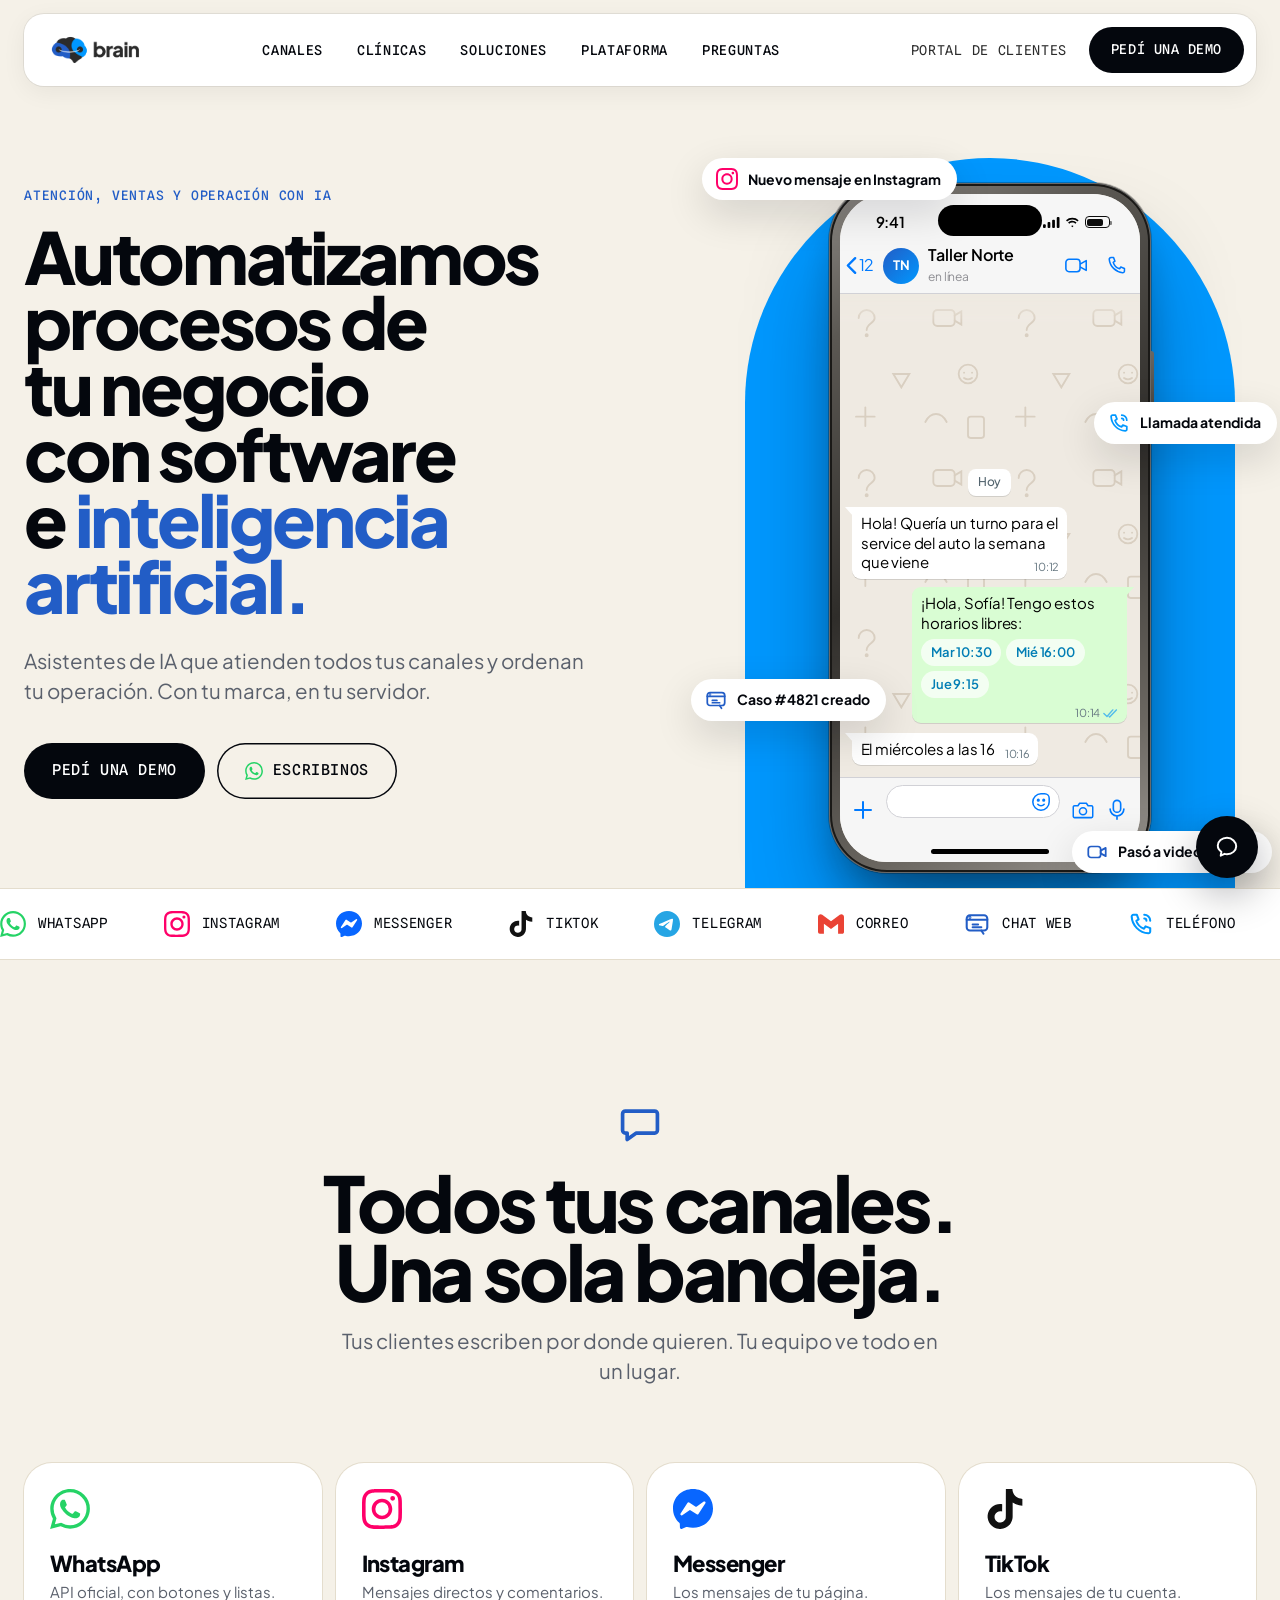
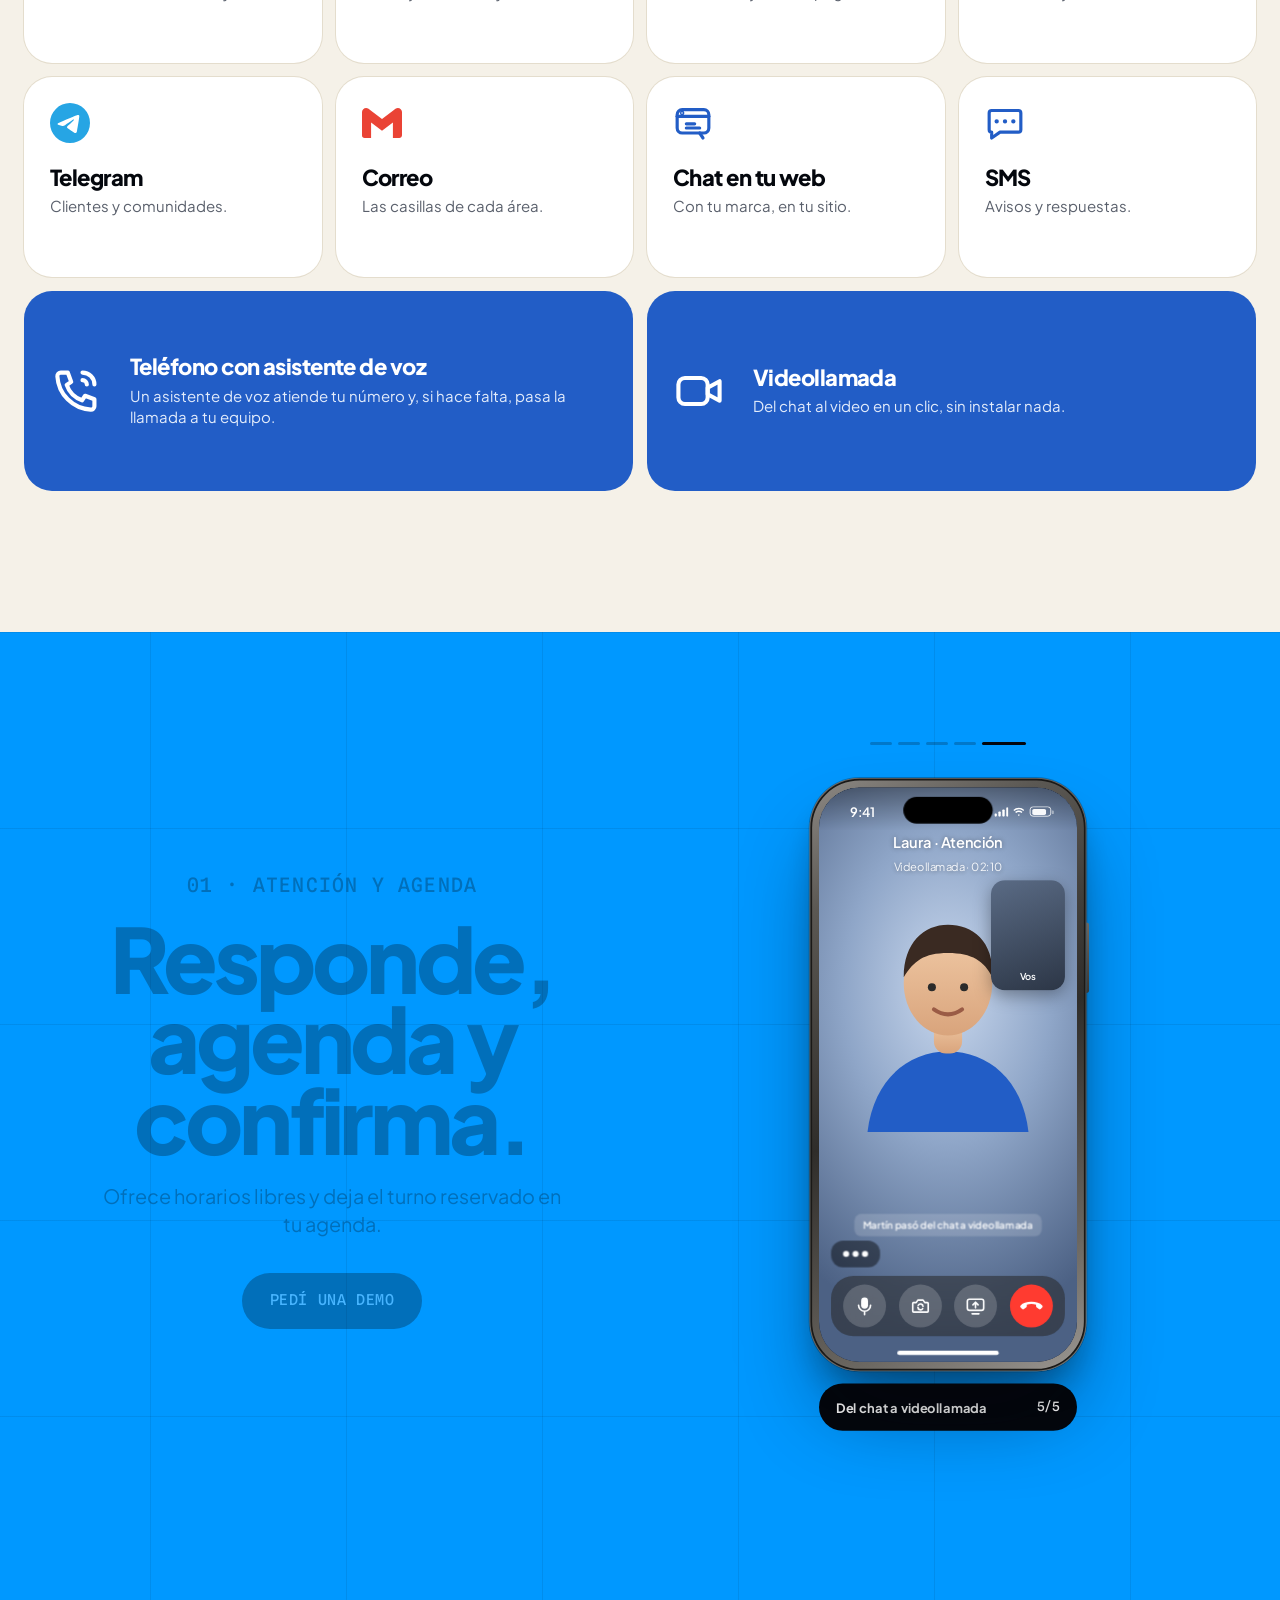
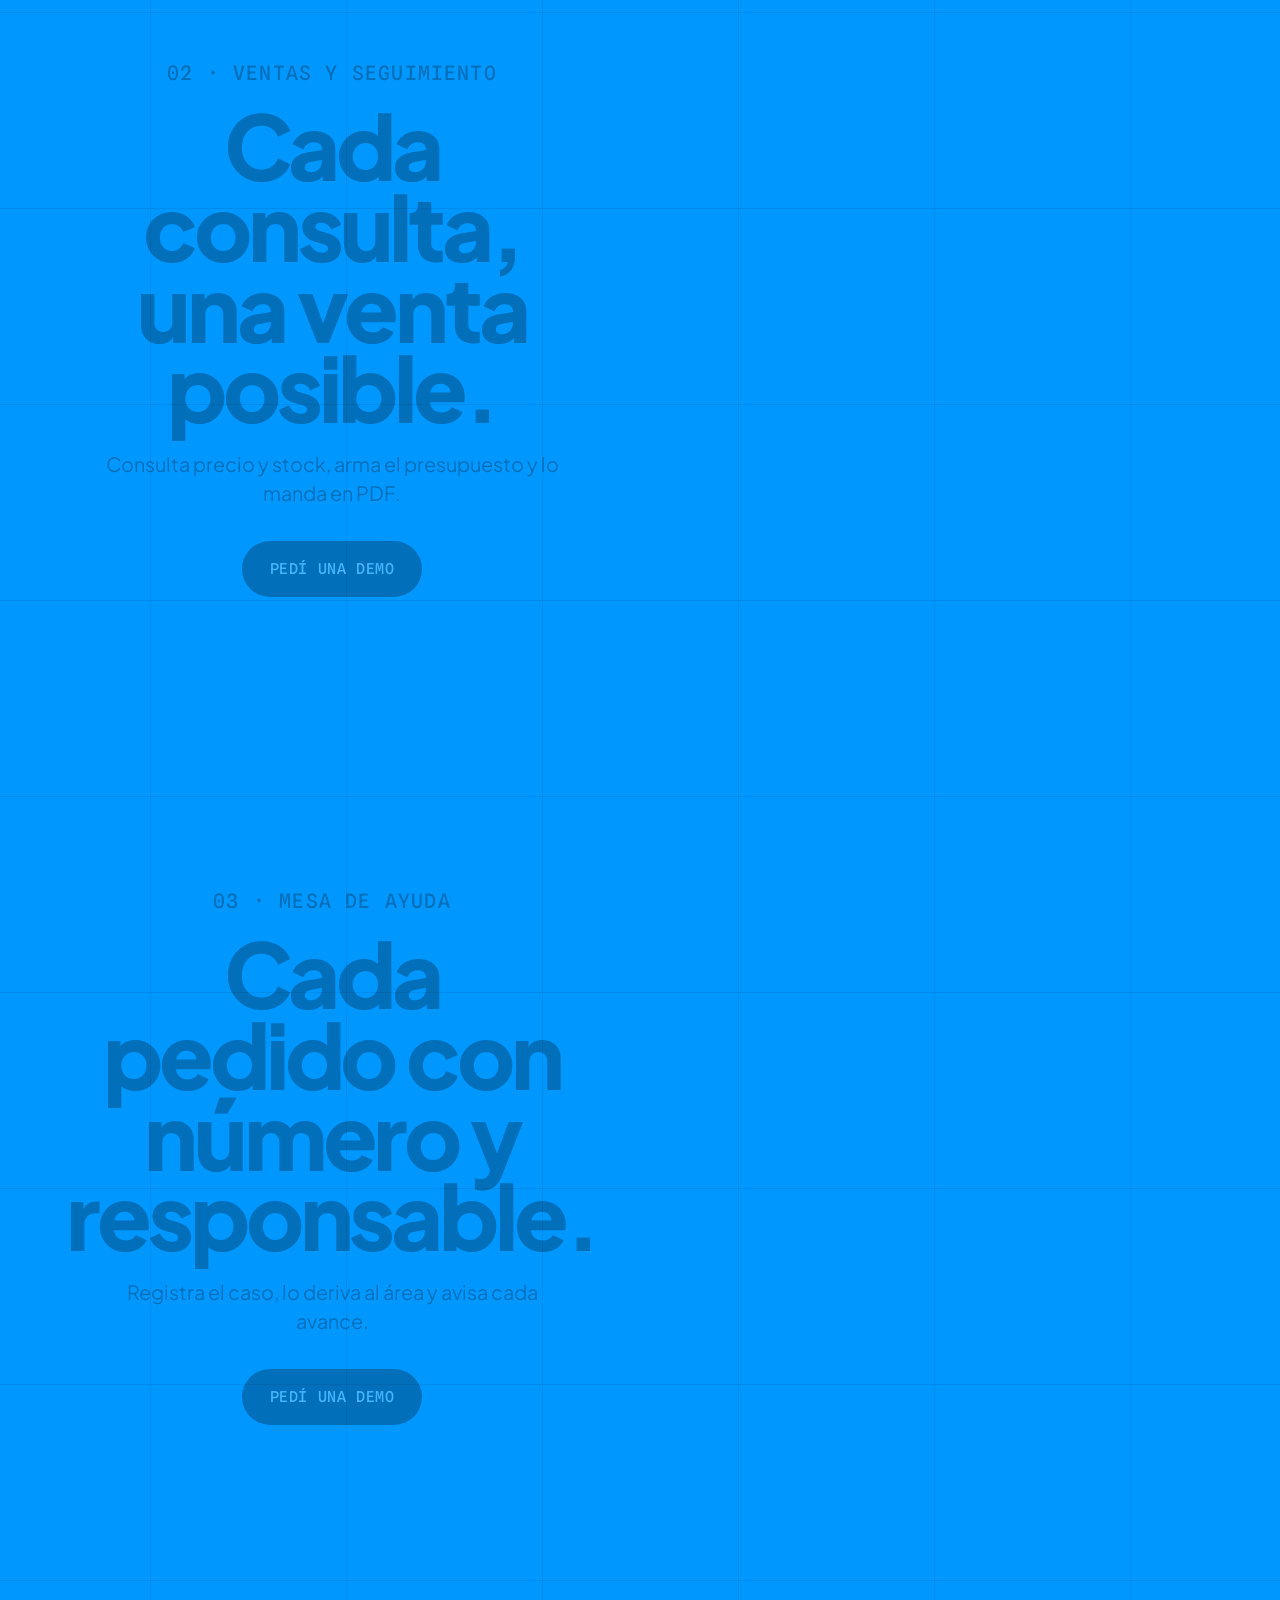
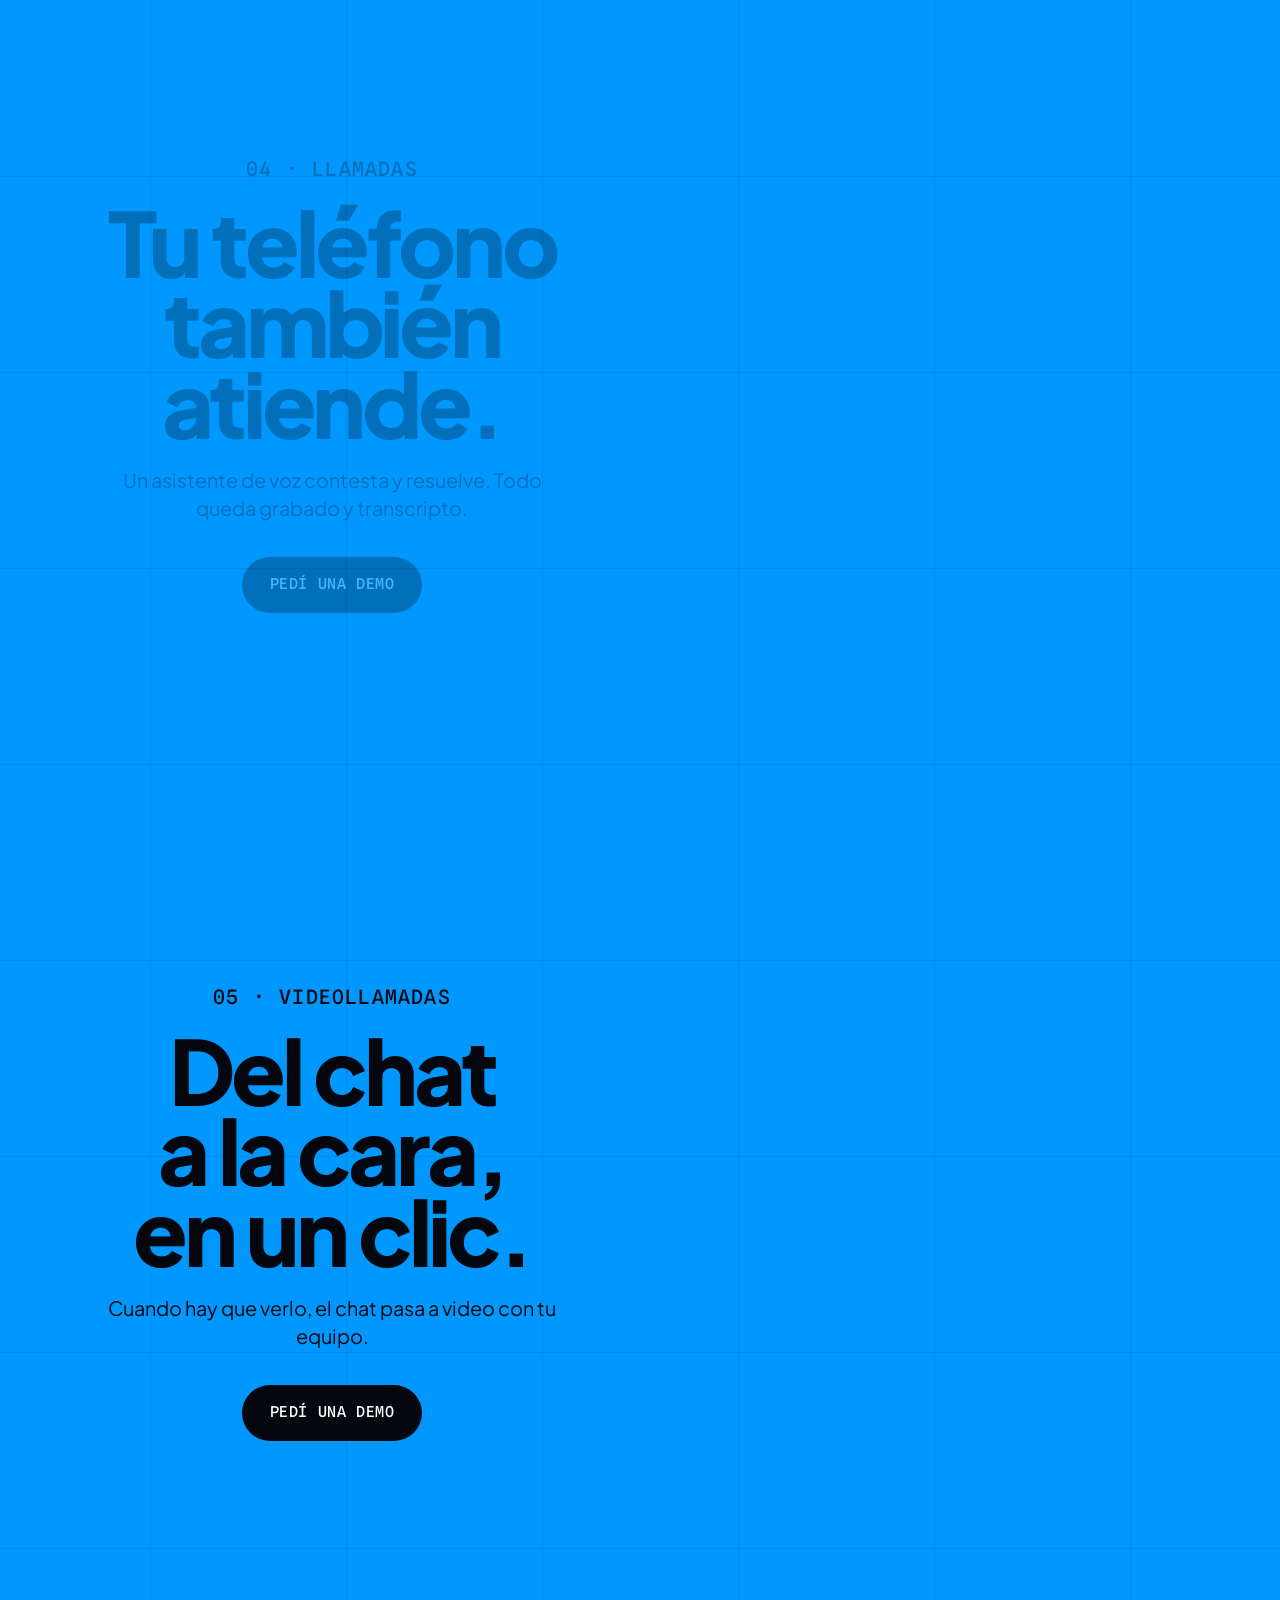
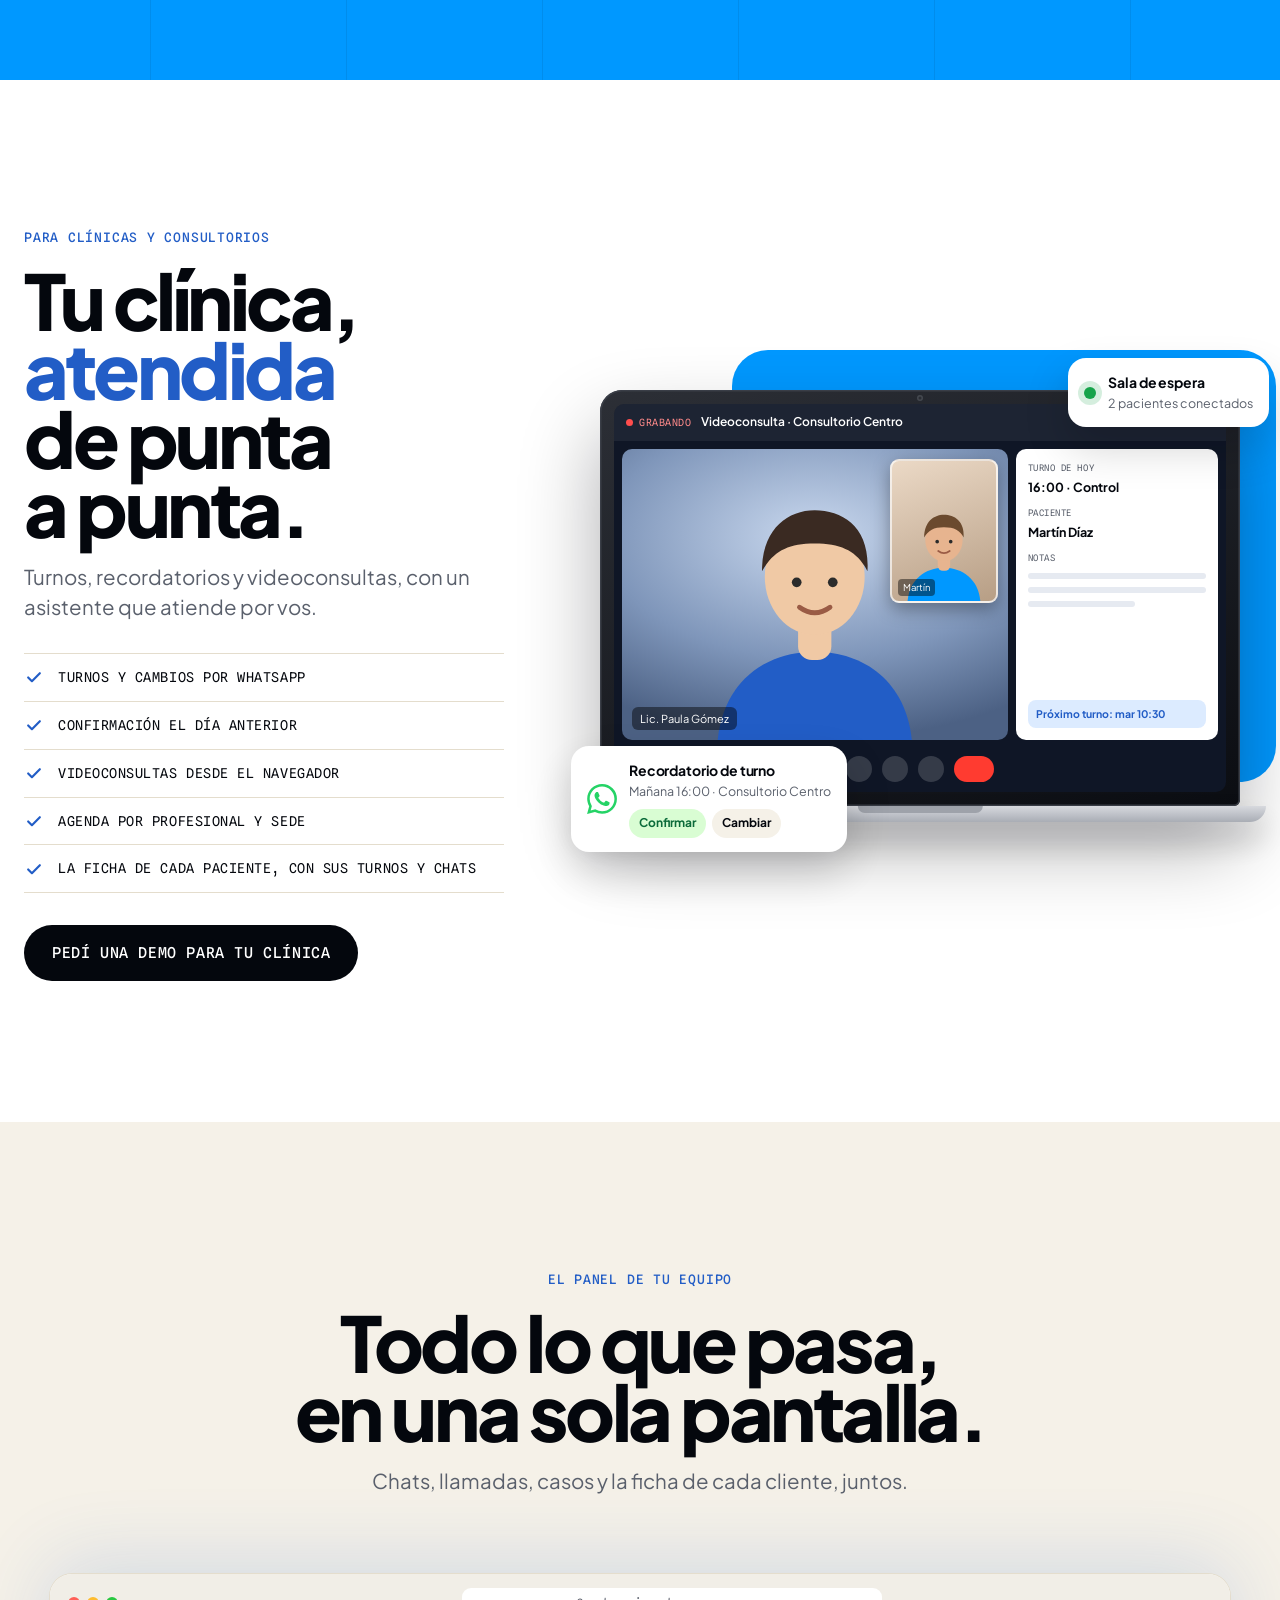
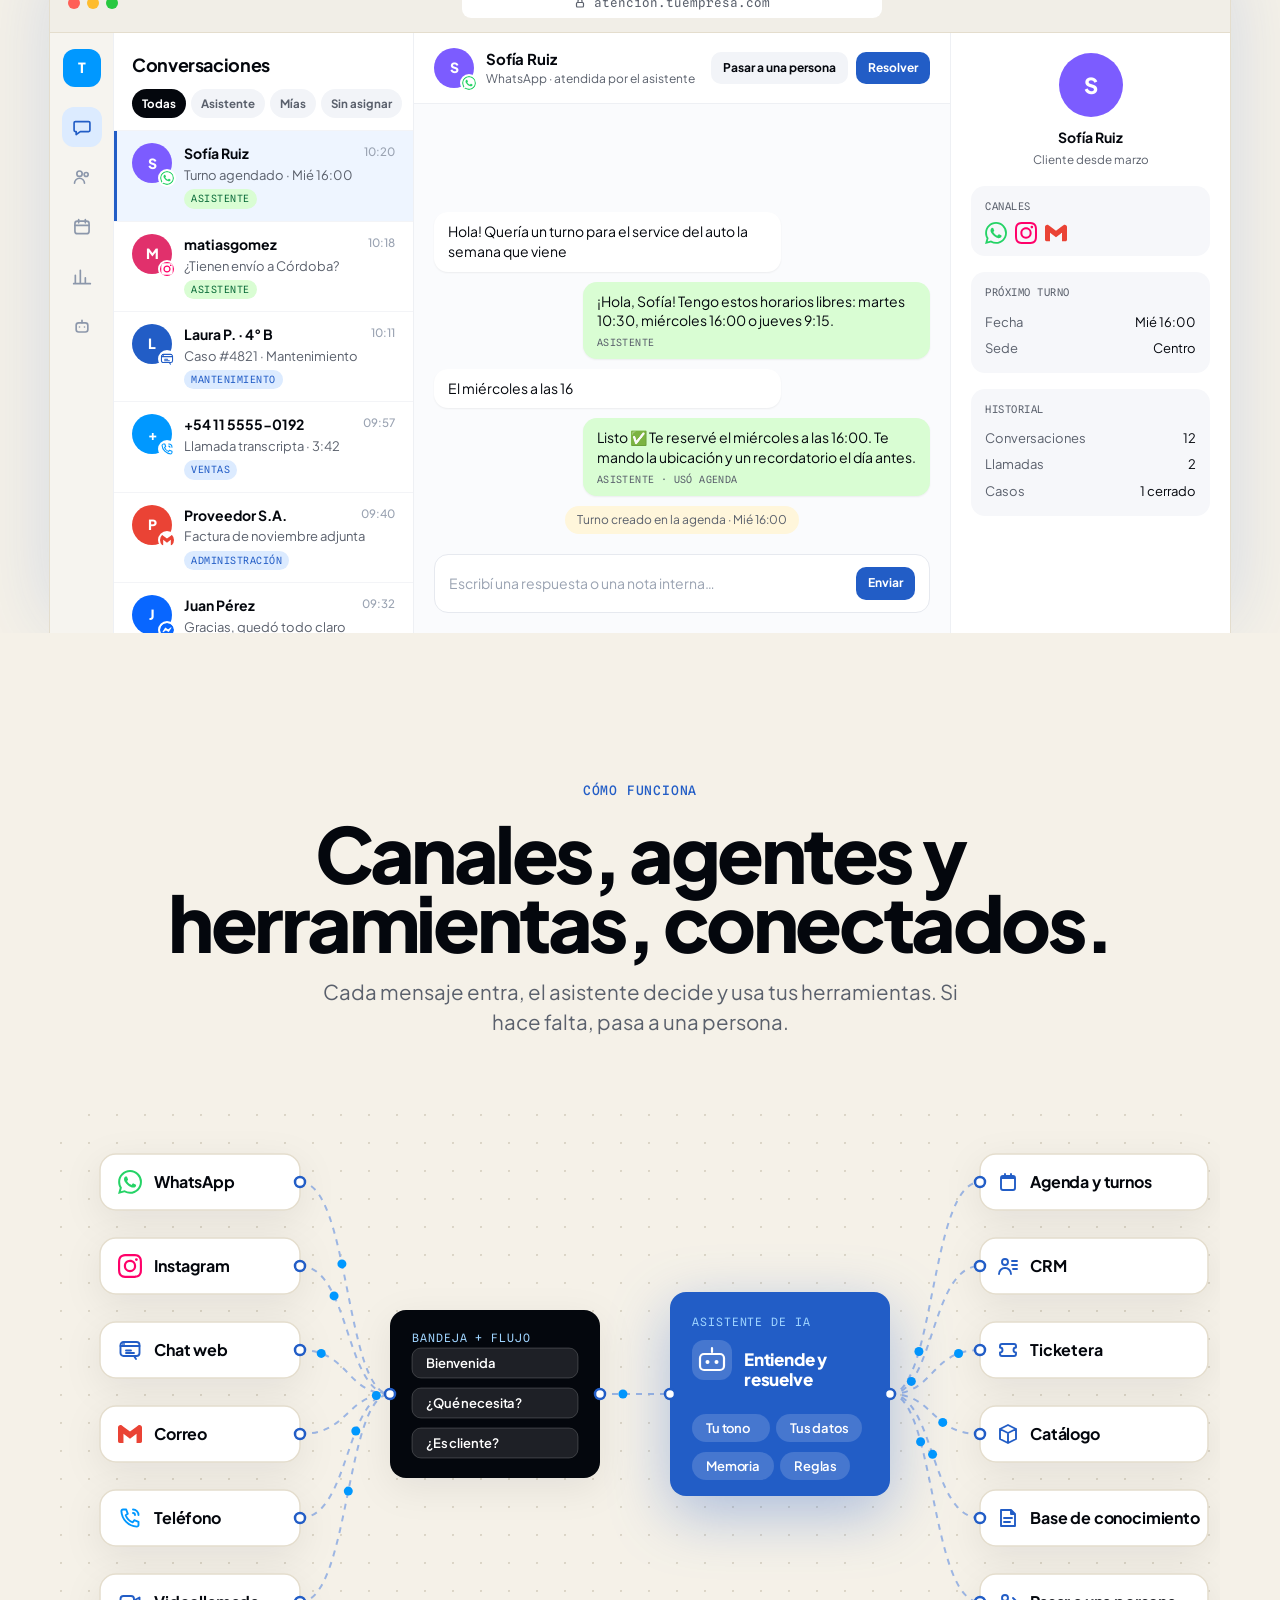
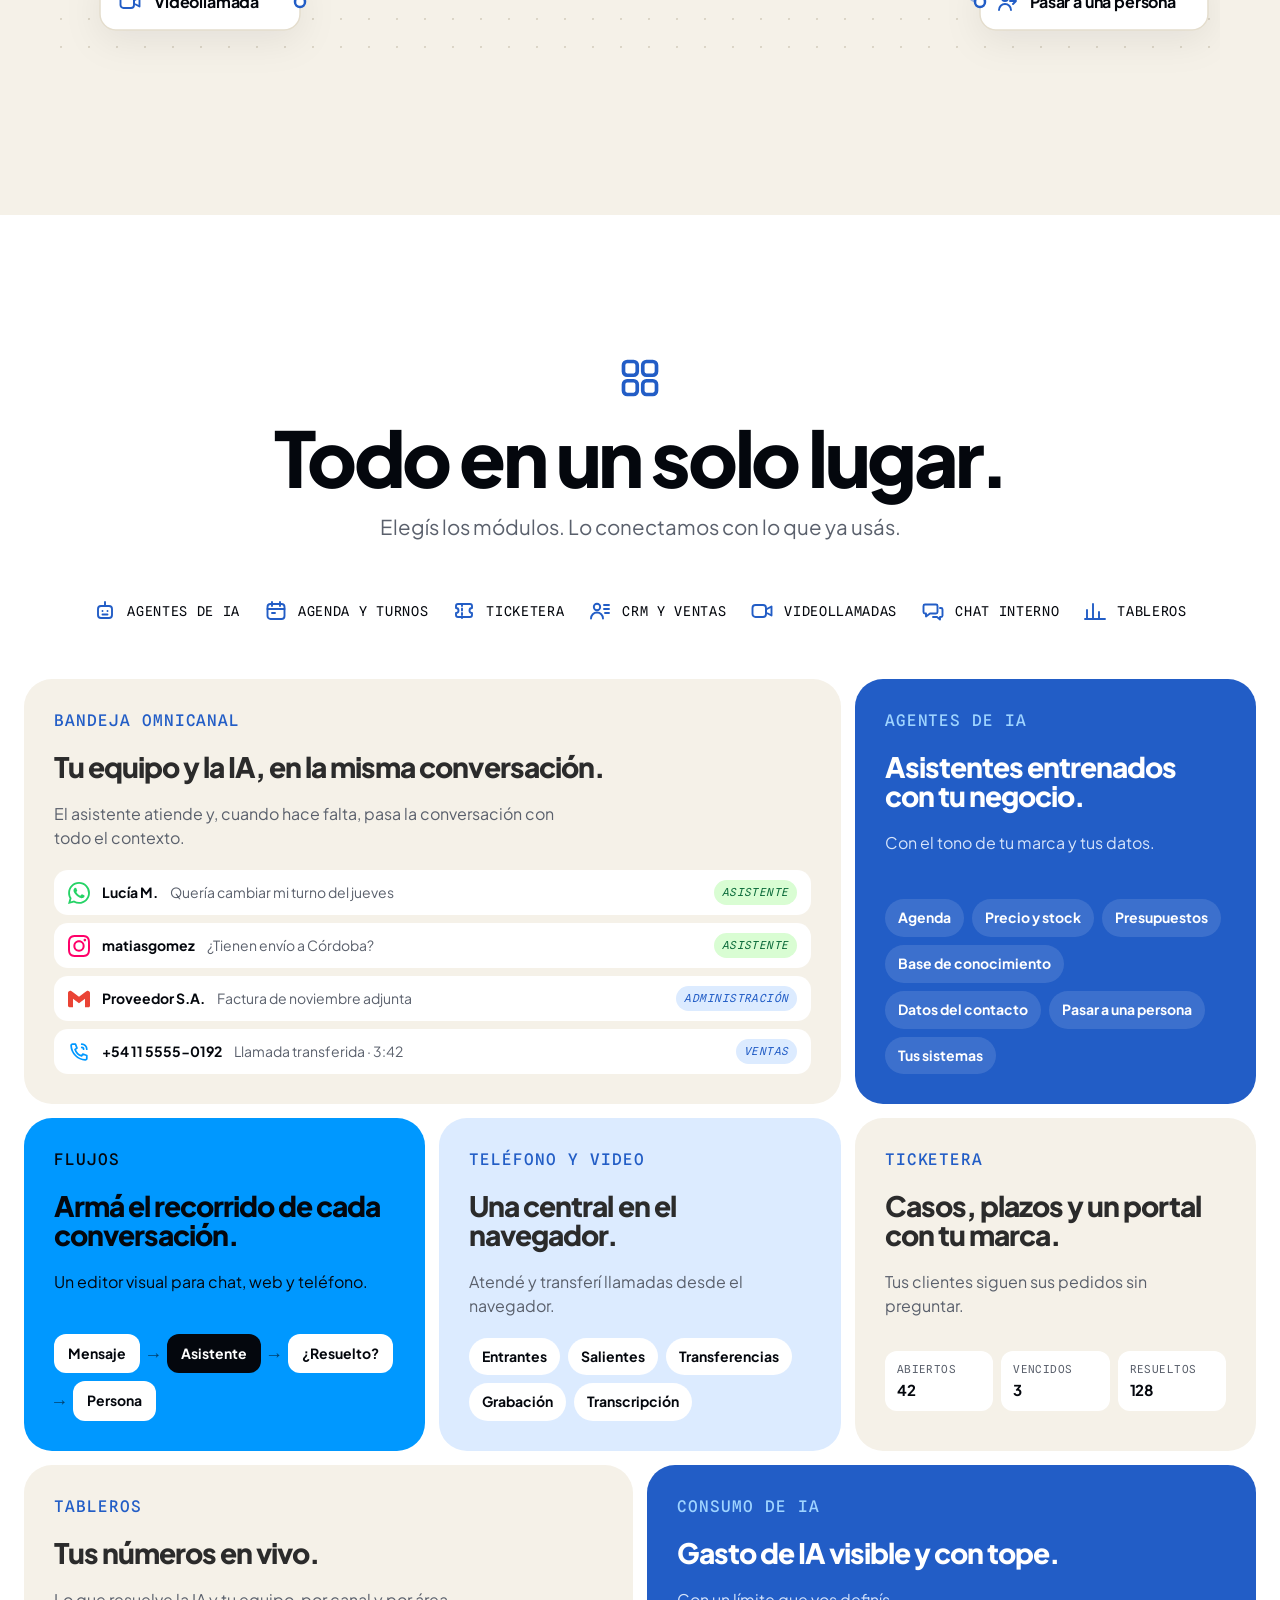
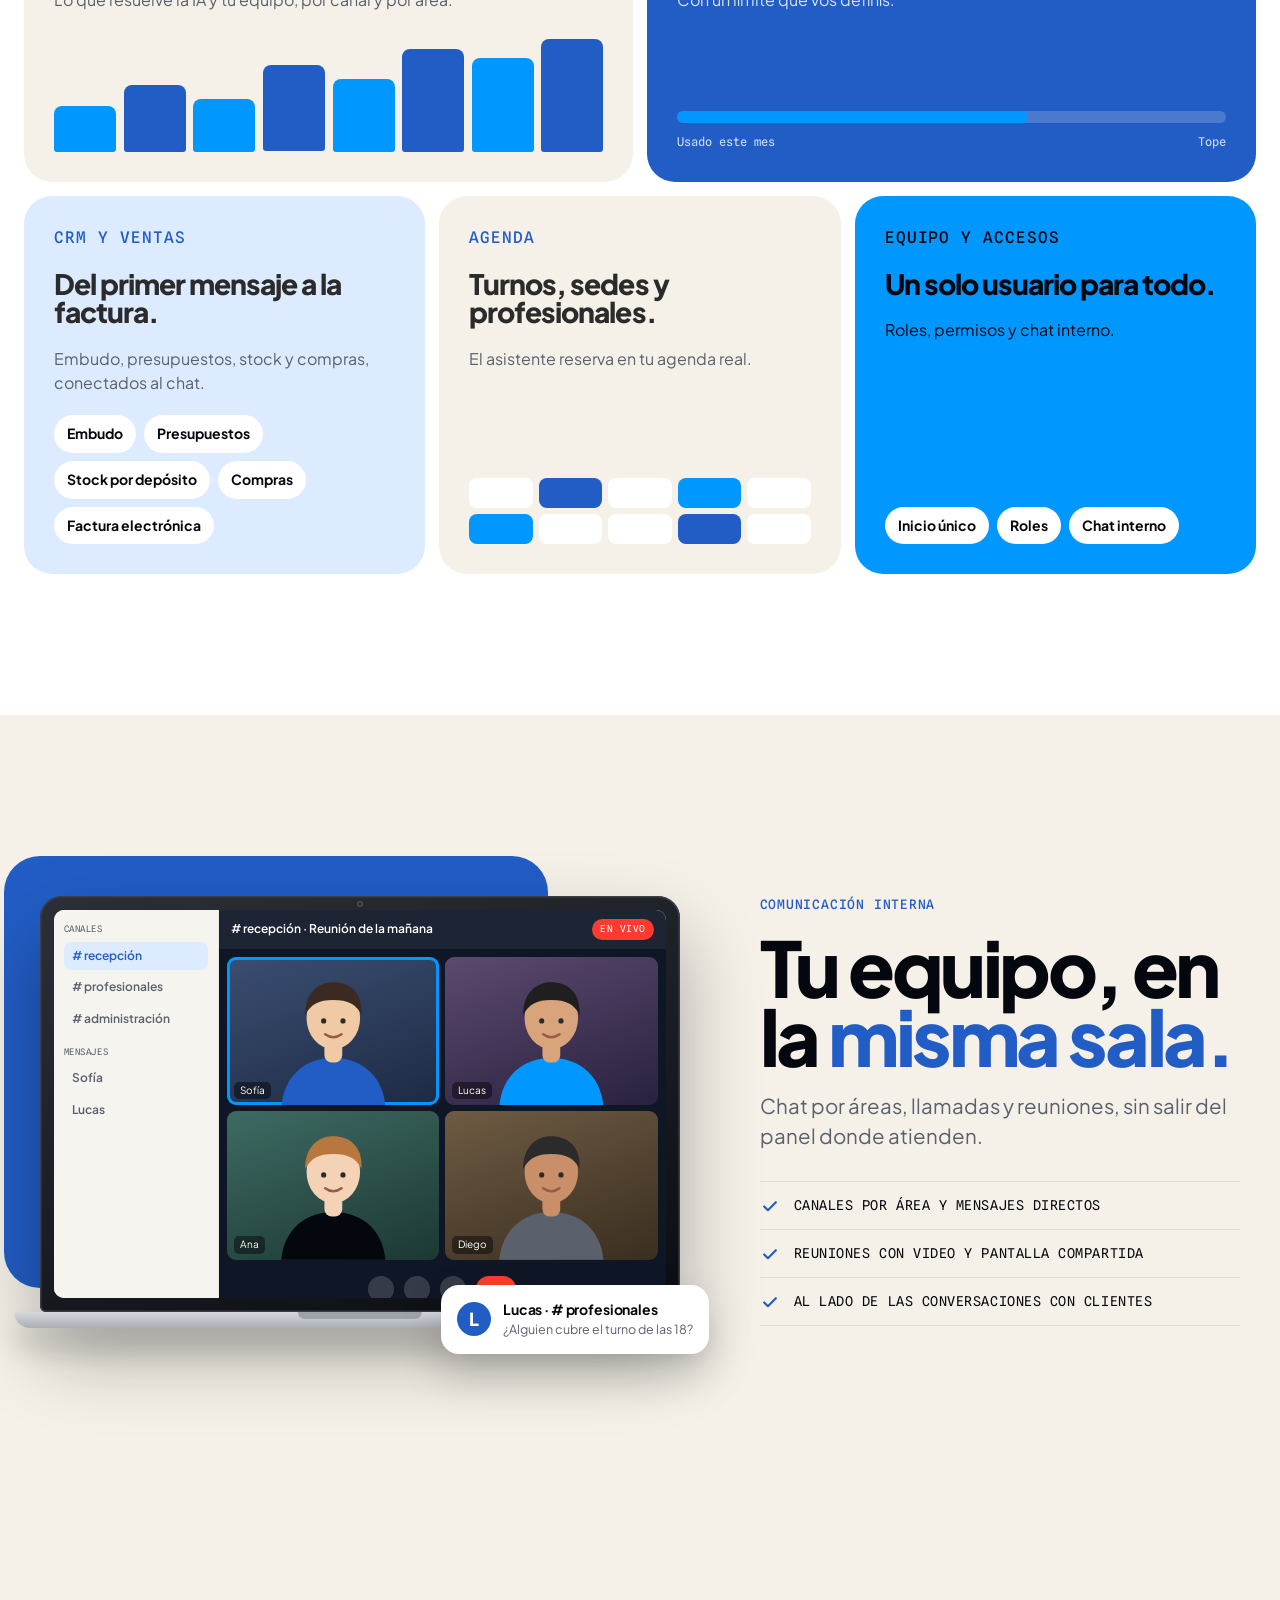
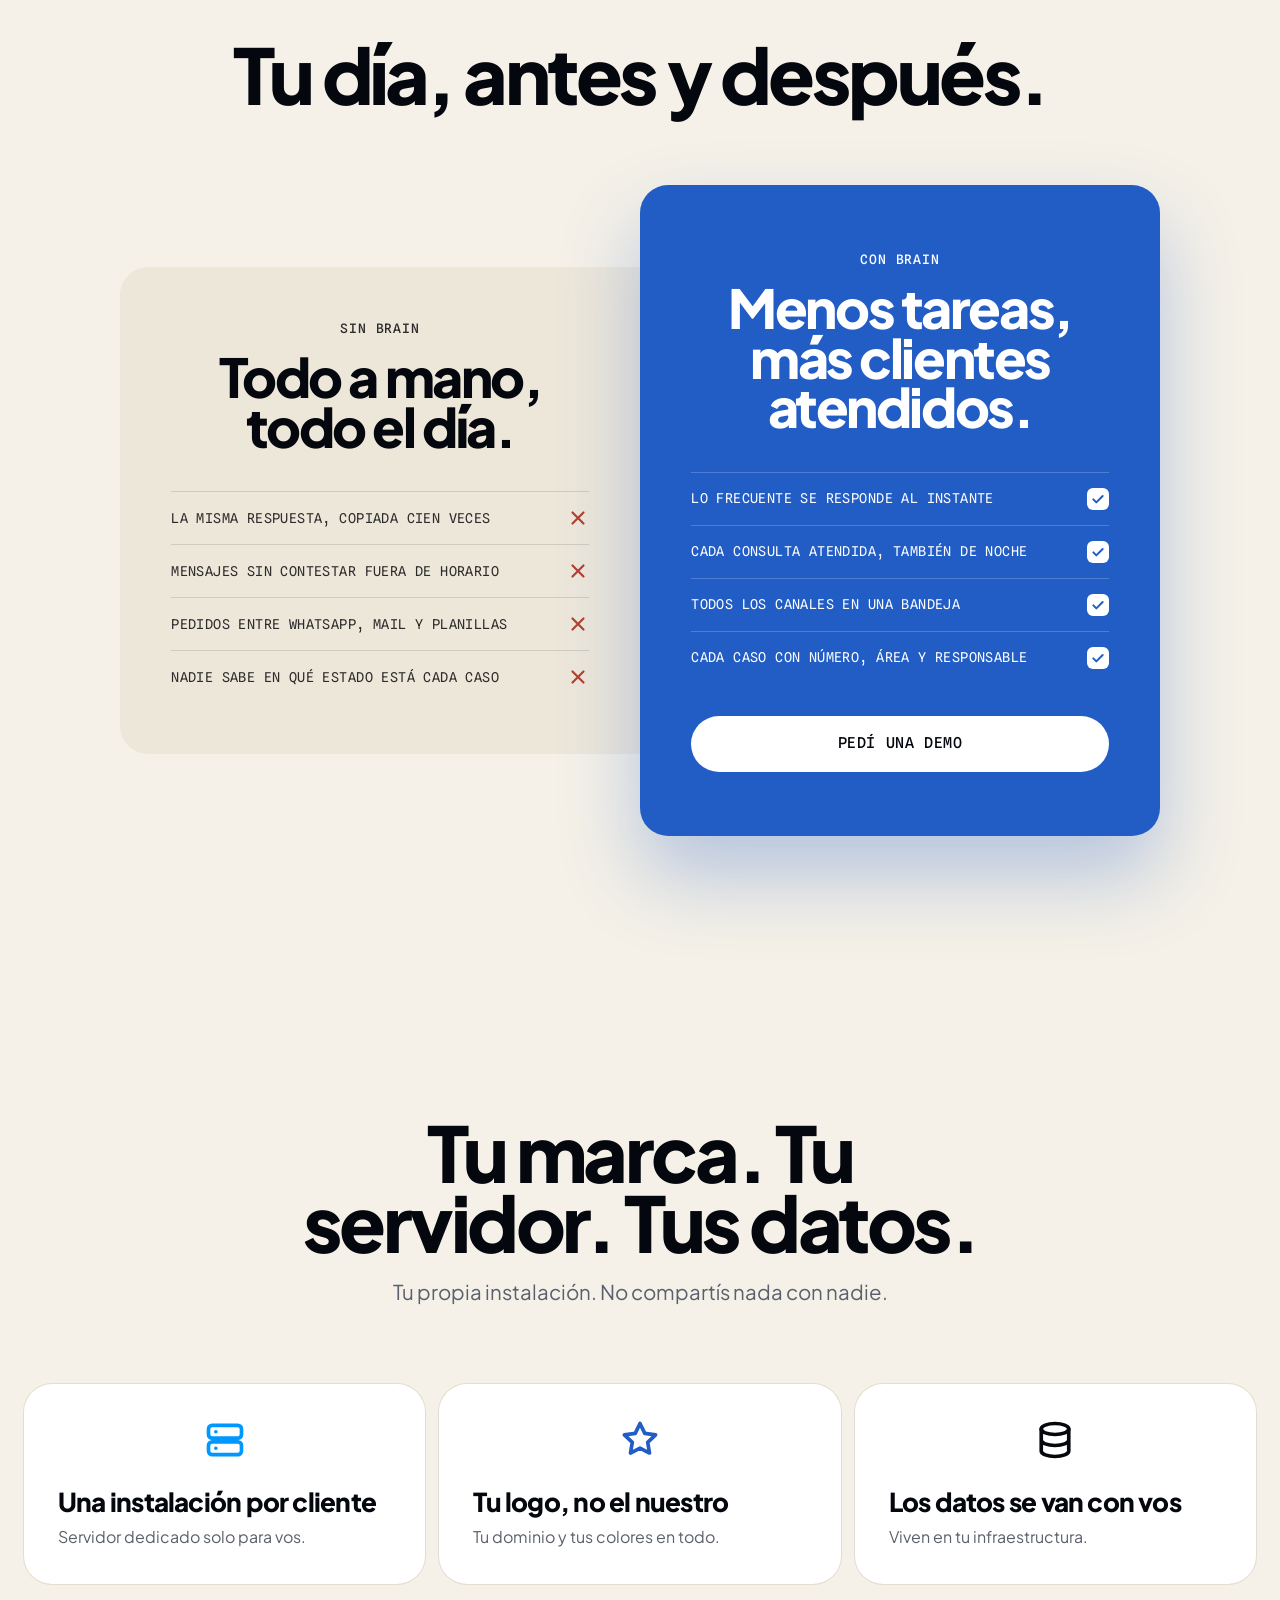
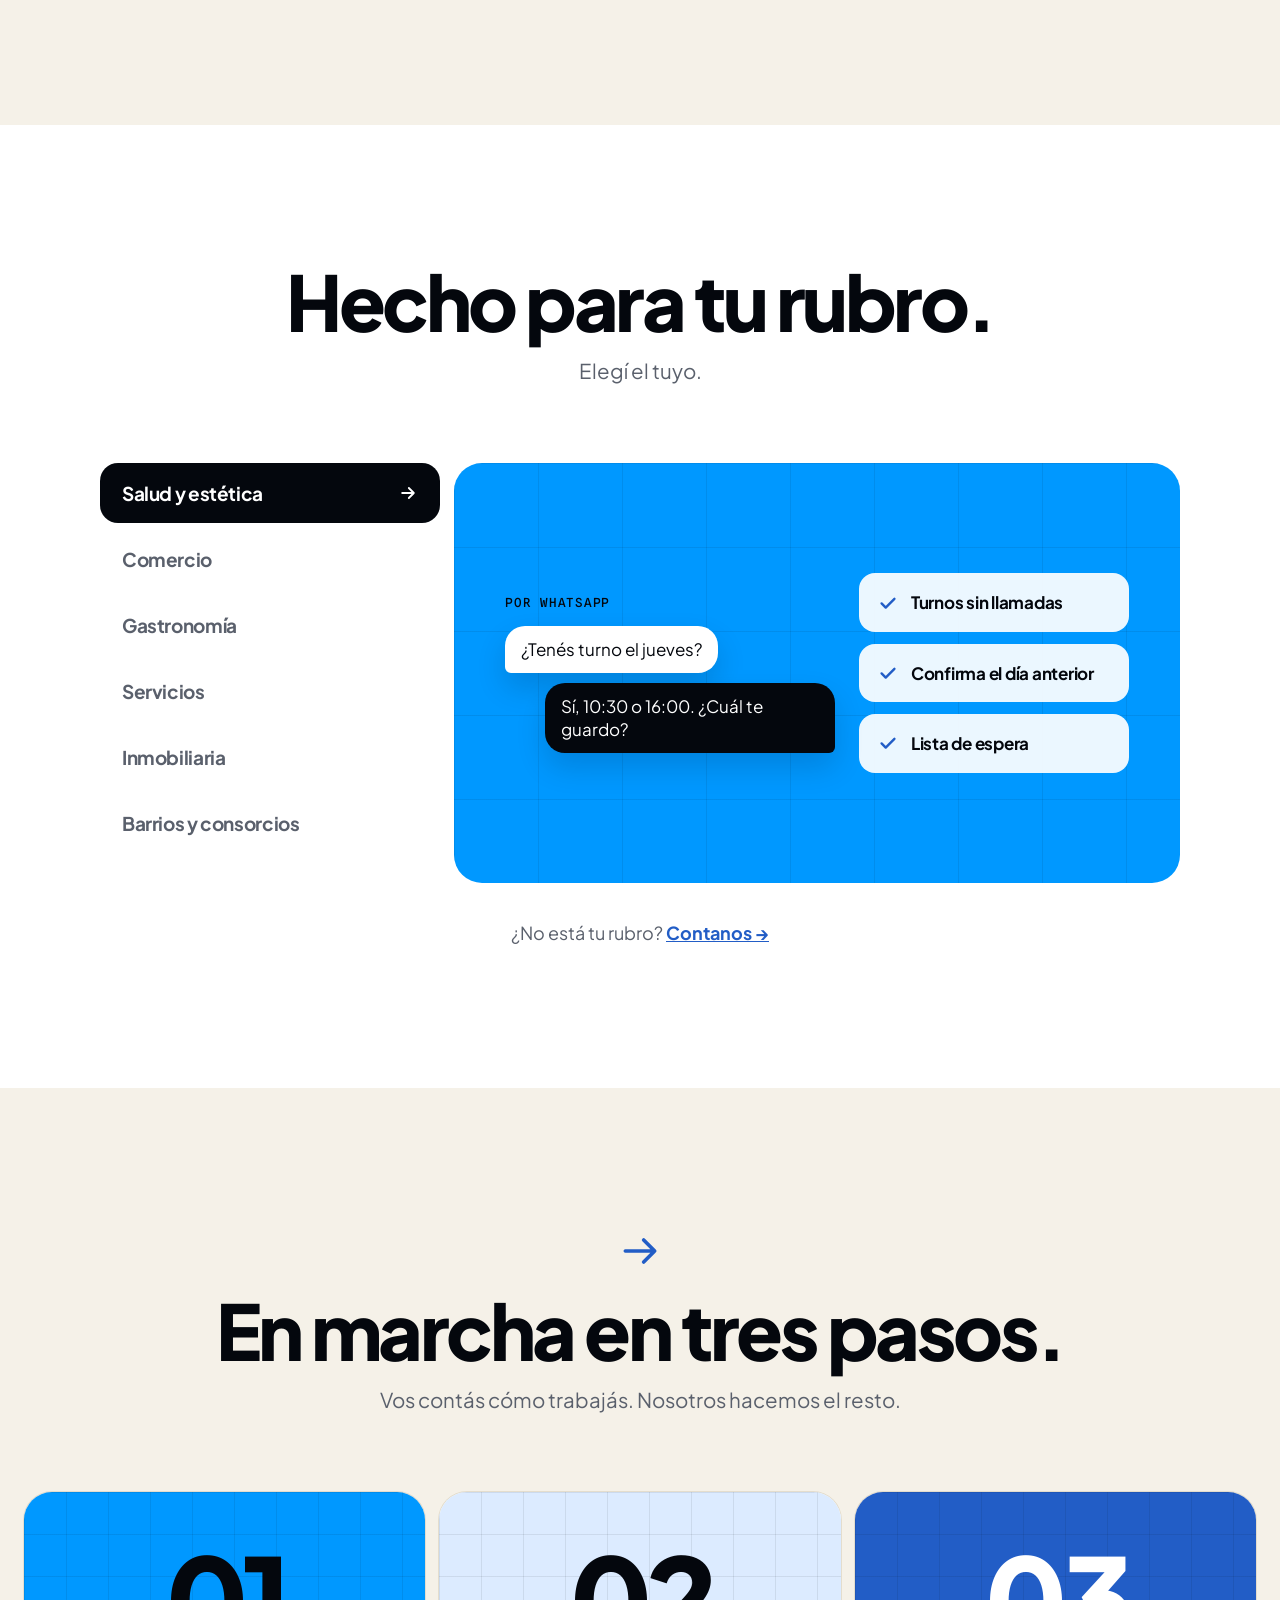
<file: index.html>
<!DOCTYPE html>
<html lang="es-AR">
<head>
  <meta charset="UTF-8">
  <meta name="viewport" content="width=device-width, initial-scale=1.0">

  <title>Brain · Automatizamos procesos de tu negocio con software e inteligencia artificial</title>
  <meta name="description" content="Brain: asistentes de IA que atienden por WhatsApp, Instagram, Messenger, TikTok, correo, chat web, teléfono y videollamada, una bandeja para tu equipo, mesa de ayuda, tableros y procesos automáticos. En tu propio servidor y con tu marca.">
  <meta name="robots" content="index, follow, max-image-preview:large">
  <meta name="theme-color" content="#F5F1E8">
  <link rel="canonical" href="https://brain.com.ar/">

  <meta property="og:type" content="website">
  <meta property="og:locale" content="es_AR">
  <meta property="og:site_name" content="Brain">
  <meta property="og:title" content="Brain · Automatizamos procesos de tu negocio con software e inteligencia artificial">
  <meta property="og:description" content="Asistentes de IA en todos tus canales, una bandeja para tu equipo y tus procesos funcionando solos. En tu servidor, con tu marca.">
  <meta property="og:url" content="https://brain.com.ar/">
  <meta property="og:image" content="https://brain.com.ar/assets/img/brain-logo.png">
  <meta name="twitter:card" content="summary_large_image">
  <meta name="twitter:title" content="Brain · Automatizamos procesos de tu negocio">
  <meta name="twitter:description" content="Asistentes de IA en todos tus canales, una bandeja para tu equipo y tus procesos funcionando solos.">
  <meta name="twitter:image" content="https://brain.com.ar/assets/img/brain-logo.png">

  <link rel="icon" href="assets/img/brain-isotipo-512.png" type="image/png">
  <link rel="apple-touch-icon" href="assets/img/brain-isotipo-512.png">
  <link rel="preload" href="assets/fonts/PlusJakartaSans-Variable.ttf" as="font" type="font/ttf" crossorigin>

  <script type="application/ld+json">
  {
    "@context": "https://schema.org",
    "@type": "Organization",
    "name": "Brain",
    "url": "https://brain.com.ar",
    "logo": "https://brain.com.ar/assets/img/brain-logo.png",
    "slogan": "Automatizamos procesos de tu negocio con software e inteligencia artificial",
    "email": "ventas@brain.com.ar",
    "telephone": "+54-9-11-7065-1142",
    "areaServed": "AR",
    "address": { "@type": "PostalAddress", "addressLocality": "Buenos Aires", "addressCountry": "AR" }
  }
  </script>

  <link rel="stylesheet" href="assets/css/main.css">
  <noscript><style>.reveal{opacity:1!important;transform:none!important;}.step{opacity:1!important;}</style></noscript>
</head>

<body>

  <!-- ═══════════════ NAV ═══════════════ -->
  <header class="nav" id="nav">
    <div class="wrap nav-inner">
      <a href="/" class="brand" aria-label="Brain, inicio">
        <img src="assets/img/brain-logo-horizontal-claro.png" alt="Brain" width="120" height="38">
      </a>
      <nav class="nav-links" id="navLinks" aria-label="Secciones">
        <a href="#canales">Canales</a>
        <a href="#clinicas">Clínicas</a>
        <a href="#soluciones">Soluciones</a>
        <a href="#plataforma">Plataforma</a>
        <a href="#preguntas">Preguntas</a>
      </nav>
      <div class="nav-cta">
        <a href="https://support.brain.com.ar" target="_blank" rel="noopener" class="nav-login">Portal de clientes</a>
        <a href="#contacto" class="btn btn-primary btn-sm">Pedí una demo</a>
        <button class="nav-toggle" id="navToggle" aria-label="Abrir menú" aria-expanded="false" aria-controls="navLinks">
          <svg width="19" height="19" viewBox="0 0 24 24" fill="none" aria-hidden="true"><path d="M4 7h16M4 12h16M4 17h16" stroke="currentColor" stroke-width="1.8" stroke-linecap="round"/></svg>
        </button>
      </div>
    </div>
  </header>

  <main>

    <!-- ═══════════════ HERO ═══════════════ -->
    <section class="hero">
      <div class="wrap hero-grid">
        <div>
          <p class="eyebrow reveal">Atención, ventas y operación con IA</p>
          <h1 class="display reveal d1">Automatizamos procesos de tu negocio con software e <em>inteligencia artificial.</em></h1>
          <p class="lead reveal d2">Asistentes de IA que atienden todos tus canales y ordenan tu operación. Con tu marca, en tu servidor.</p>
          <div class="hero-actions reveal d3">
            <a href="#contacto" class="btn btn-primary">Pedí una demo</a>
            <a href="https://wa.me/5491170651142" target="_blank" rel="noopener" class="btn btn-ghost">
              <img src="assets/img/canales/whatsapp.svg" alt="" width="18" height="18">Escribinos
            </a>
          </div>
          <p class="hero-note reveal d3">Sin costo · Sin compromiso · Respondemos en menos de 24 h hábiles</p>
        </div>

        <div class="hero-stage reveal d2" aria-label="Ejemplo: un asistente agenda un turno por WhatsApp">
          <div class="phone" data-story="turnos" data-loop></div>
          <span class="float-chip c1"><img src="assets/img/canales/instagram.svg" alt="">Nuevo mensaje en Instagram</span>
          <span class="float-chip c2"><img src="assets/img/canales/telefono.svg" alt="">Llamada atendida</span>
          <span class="float-chip c3"><img src="assets/img/canales/web.svg" alt="">Caso #4821 creado</span>
          <span class="float-chip c4"><img src="assets/img/canales/video.svg" alt="">Pasó a videollamada</span>
        </div>
      </div>
    </section>

    <!-- ═══════════════ CHANNEL MARQUEE ═══════════════ -->
    <div class="marquee" aria-hidden="true">
      <div class="marquee-track" id="marqueeTrack">
        <span class="marquee-item"><img src="assets/img/canales/whatsapp.svg" alt="">WhatsApp</span>
        <span class="marquee-item"><img src="assets/img/canales/instagram.svg" alt="">Instagram</span>
        <span class="marquee-item"><img src="assets/img/canales/messenger.svg" alt="">Messenger</span>
        <span class="marquee-item"><img src="assets/img/canales/tiktok.svg" alt="">TikTok</span>
        <span class="marquee-item"><img src="assets/img/canales/telegram.svg" alt="">Telegram</span>
        <span class="marquee-item"><img src="assets/img/canales/gmail.svg" alt="">Correo</span>
        <span class="marquee-item"><img src="assets/img/canales/web.svg" alt="">Chat web</span>
        <span class="marquee-item"><img src="assets/img/canales/telefono.svg" alt="">Teléfono</span>
        <span class="marquee-item"><img src="assets/img/canales/video.svg" alt="">Videollamada</span>
        <span class="marquee-item"><img src="assets/img/canales/sms.svg" alt="">SMS</span>
        <span class="marquee-item"><img src="assets/img/canales/api.svg" alt="">API</span>
      </div>
    </div>

    <!-- ═══════════════ CHANNELS ═══════════════ -->
    <section class="section channels" id="canales">
      <div class="wrap">
        <div class="section-head">
          <div class="badge-ico reveal" aria-hidden="true"><svg viewBox="0 0 24 24" fill="none" stroke="currentColor" stroke-width="2" stroke-linecap="round" stroke-linejoin="round"><path d="M4 5.5h16a1.5 1.5 0 0 1 1.5 1.5v9a1.5 1.5 0 0 1-1.5 1.5H10l-5 3.5v-3.5H4A1.5 1.5 0 0 1 2.5 16V7A1.5 1.5 0 0 1 4 5.5Z"/></svg></div>
          <h2 class="h2 reveal d1">Todos tus canales. Una sola bandeja.</h2>
          <p class="lead reveal d2">Tus clientes escriben por donde quieren. Tu equipo ve todo en un lugar.</p>
        </div>

        <div class="ch-grid">
          <article class="ch reveal">
            <div class="ch-ico"><img src="assets/img/canales/whatsapp.svg" alt=""></div>
            <div><h3>WhatsApp</h3><p>API oficial, con botones y listas.</p></div>
          </article>
          <article class="ch reveal d1">
            <div class="ch-ico"><img src="assets/img/canales/instagram.svg" alt=""></div>
            <div><h3>Instagram</h3><p>Mensajes directos y comentarios.</p></div>
          </article>
          <article class="ch reveal d2">
            <div class="ch-ico"><img src="assets/img/canales/messenger.svg" alt=""></div>
            <div><h3>Messenger</h3><p>Los mensajes de tu página.</p></div>
          </article>
          <article class="ch reveal d3">
            <div class="ch-ico"><img src="assets/img/canales/tiktok.svg" alt=""></div>
            <div><h3>TikTok</h3><p>Los mensajes de tu cuenta.</p></div>
          </article>
          <article class="ch reveal">
            <div class="ch-ico"><img src="assets/img/canales/telegram.svg" alt=""></div>
            <div><h3>Telegram</h3><p>Clientes y comunidades.</p></div>
          </article>
          <article class="ch reveal d1">
            <div class="ch-ico"><img src="assets/img/canales/gmail.svg" alt=""></div>
            <div><h3>Correo</h3><p>Las casillas de cada área.</p></div>
          </article>
          <article class="ch reveal d2">
            <div class="ch-ico"><img src="assets/img/canales/web.svg" alt=""></div>
            <div><h3>Chat en tu web</h3><p>Con tu marca, en tu sitio.</p></div>
          </article>
          <article class="ch reveal d3">
            <div class="ch-ico"><img src="assets/img/canales/sms.svg" alt=""></div>
            <div><h3>SMS</h3><p>Avisos y respuestas.</p></div>
          </article>
          <article class="ch wide reveal">
            <div class="ch-ico"><svg viewBox="0 0 24 24" fill="none" stroke="currentColor" stroke-width="1.9" stroke-linecap="round" stroke-linejoin="round"><path d="M5 3.5h3.2l1.6 4.3-2.1 1.4a11.5 11.5 0 0 0 7.1 7.1l1.4-2.1 4.3 1.6V19a1.6 1.6 0 0 1-1.7 1.6A16.4 16.4 0 0 1 3.4 5.2 1.6 1.6 0 0 1 5 3.5Z"/><path d="M15 3.5a5.5 5.5 0 0 1 5.5 5.5M15 7a2 2 0 0 1 2 2"/></svg></div>
            <div><h3>Teléfono con asistente de voz</h3><p>Un asistente de voz atiende tu número y, si hace falta, pasa la llamada a tu equipo.</p></div>
          </article>
          <article class="ch wide reveal d1">
            <div class="ch-ico"><svg viewBox="0 0 24 24" fill="none" stroke="currentColor" stroke-width="1.9" stroke-linecap="round" stroke-linejoin="round"><rect x="2.5" y="6" width="13.5" height="12" rx="3"/><path d="m16 10.5 5.5-3v9l-5.5-3Z"/></svg></div>
            <div><h3>Videollamada</h3><p>Del chat al video en un clic, sin instalar nada.</p></div>
          </article>
        </div>
      </div>
    </section>

    <!-- ═══════════════ SHOWCASE (scrollytelling) ═══════════════ -->
    <section class="showcase" id="soluciones" aria-label="Qué resolvemos">
      <div class="wrap showcase-grid">
        <div class="steps" id="steps">
          <article class="step is-active" data-story="turnos" data-caption="Agenda por WhatsApp">
            <p class="tag">01 · Atención y agenda</p>
            <h3 class="h1">Responde, agenda y confirma.</h3>
            <p>Ofrece horarios libres y deja el turno reservado en tu agenda.</p>
            <a href="#contacto" class="btn btn-primary">Pedí una demo</a>
            <div class="phone-inline"></div>
          </article>
          <article class="step" data-story="ventas" data-caption="Venta por Instagram">
            <p class="tag">02 · Ventas y seguimiento</p>
            <h3 class="h1">Cada consulta, una venta posible.</h3>
            <p>Consulta precio y stock, arma el presupuesto y lo manda en PDF.</p>
            <a href="#contacto" class="btn btn-primary">Pedí una demo</a>
            <div class="phone-inline"></div>
          </article>
          <article class="step" data-story="mesa" data-caption="Reclamo en el chat web">
            <p class="tag">03 · Mesa de ayuda</p>
            <h3 class="h1">Cada pedido con número y responsable.</h3>
            <p>Registra el caso, lo deriva al área y avisa cada avance.</p>
            <a href="#contacto" class="btn btn-primary">Pedí una demo</a>
            <div class="phone-inline"></div>
          </article>
          <article class="step" data-story="llamada" data-caption="Llamada con asistente de voz">
            <p class="tag">04 · Llamadas</p>
            <h3 class="h1">Tu teléfono también atiende.</h3>
            <p>Un asistente de voz contesta y resuelve. Todo queda grabado y transcripto.</p>
            <a href="#contacto" class="btn btn-primary">Pedí una demo</a>
            <div class="phone-inline"></div>
          </article>
          <article class="step" data-story="video" data-caption="Del chat a videollamada">
            <p class="tag">05 · Videollamadas</p>
            <h3 class="h1">Del chat a la cara, en un clic.</h3>
            <p>Cuando hay que verlo, el chat pasa a video con tu equipo.</p>
            <a href="#contacto" class="btn btn-primary">Pedí una demo</a>
            <div class="phone-inline"></div>
          </article>
        </div>

        <div class="stage-col" aria-hidden="true">
          <div class="stage-sticky">
            <div class="stage-dots" id="stageDots"><i class="on"></i><i></i><i></i><i></i><i></i></div>
            <div>
              <div class="phone" id="stagePhone" data-story="turnos"></div>
              <div class="stage-caption"><span id="stageCaption">Agenda por WhatsApp</span><span id="stageCount">1/5</span></div>
            </div>
          </div>
        </div>
      </div>
    </section>

    <!-- ═══════════════ CLINICS ═══════════════ -->
    <section class="section clinics" id="clinicas">
      <div class="wrap clinics-grid">
        <div class="clinics-copy">
          <p class="eyebrow reveal">Para clínicas y consultorios</p>
          <h2 class="h2 reveal d1">Tu clínica, <em>atendida</em> de punta a punta.</h2>
          <p class="lead reveal d2">Turnos, recordatorios y videoconsultas, con un asistente que atiende por vos.</p>
          <ul class="check-list reveal d2">
            <li><svg viewBox="0 0 24 24" fill="none" stroke="currentColor" stroke-width="2.6" stroke-linecap="round" stroke-linejoin="round" aria-hidden="true"><path d="m5 12.5 4.5 4.5L19 7.5"/></svg>Turnos y cambios por WhatsApp</li>
            <li><svg viewBox="0 0 24 24" fill="none" stroke="currentColor" stroke-width="2.6" stroke-linecap="round" stroke-linejoin="round" aria-hidden="true"><path d="m5 12.5 4.5 4.5L19 7.5"/></svg>Confirmación el día anterior</li>
            <li><svg viewBox="0 0 24 24" fill="none" stroke="currentColor" stroke-width="2.6" stroke-linecap="round" stroke-linejoin="round" aria-hidden="true"><path d="m5 12.5 4.5 4.5L19 7.5"/></svg>Videoconsultas desde el navegador</li>
            <li><svg viewBox="0 0 24 24" fill="none" stroke="currentColor" stroke-width="2.6" stroke-linecap="round" stroke-linejoin="round" aria-hidden="true"><path d="m5 12.5 4.5 4.5L19 7.5"/></svg>Agenda por profesional y sede</li>
            <li><svg viewBox="0 0 24 24" fill="none" stroke="currentColor" stroke-width="2.6" stroke-linecap="round" stroke-linejoin="round" aria-hidden="true"><path d="m5 12.5 4.5 4.5L19 7.5"/></svg>La ficha de cada paciente, con sus turnos y chats</li>
          </ul>
          <a href="#contacto" class="btn btn-primary reveal d3">Pedí una demo para tu clínica</a>
        </div>

        <div class="device-stage reveal d1" aria-label="Ejemplo: una videoconsulta en curso">
          <div class="laptop">
            <div class="laptop-screen">
              <div class="vc">
                <div class="vc-top"><span class="rec">Grabando</span><b>Videoconsulta · Consultorio Centro</b><span class="vc-time">16:04</span></div>
                <div class="vc-body">
                  <div class="vc-main">
                    <svg class="person" viewBox="0 0 200 200" aria-hidden="true"><path d="M30 200c4-42 34-64 70-64s66 22 70 64Z" fill="#225DC6"/><rect x="88" y="112" width="24" height="30" rx="10" fill="#F0C9A5"/><ellipse cx="100" cy="82" rx="36" ry="42" fill="#F0C9A5"/><path d="M62 78c0-30 18-44 38-44s40 12 38 44c-7-14-18-20-38-20s-30 6-38 20Z" fill="#3A2A22"/><circle cx="87" cy="86" r="3.5" fill="#2B2B2B"/><circle cx="113" cy="86" r="3.5" fill="#2B2B2B"/><path d="M89 104q11 8 22 0" stroke="#9A5B45" stroke-width="3.5" fill="none" stroke-linecap="round"/></svg>
                    <span class="vc-name">Lic. Paula Gómez</span>
                    <div class="vc-pip"><svg class="person" viewBox="0 0 200 200" aria-hidden="true"><path d="M30 200c4-42 34-64 70-64s66 22 70 64Z" fill="#0098FF"/><rect x="88" y="112" width="24" height="30" rx="10" fill="#E7B48F"/><ellipse cx="100" cy="82" rx="36" ry="42" fill="#E7B48F"/><path d="M62 78c0-30 18-44 38-44s40 12 38 44c-7-14-18-20-38-20s-30 6-38 20Z" fill="#6B4A2E"/><circle cx="87" cy="86" r="3.5" fill="#2B2B2B"/><circle cx="113" cy="86" r="3.5" fill="#2B2B2B"/><path d="M89 104q11 8 22 0" stroke="#9A5B45" stroke-width="3.5" fill="none" stroke-linecap="round"/></svg><span>Martín</span></div>
                  </div>
                  <aside class="vc-side">
                    <p class="mono">Turno de hoy</p>
                    <b>16:00 · Control</b>
                    <p class="mono">Paciente</p>
                    <b>Martín Díaz</b>
                    <p class="mono">Notas</p>
                    <i></i><i></i><i class="short"></i>
                    <span class="vc-next">Próximo turno: mar 10:30</span>
                  </aside>
                </div>
                <div class="vc-controls"><span></span><span></span><span></span><span class="end"></span></div>
              </div>
            </div>
            <div class="laptop-base"><span></span></div>
          </div>
          <div class="float-card fc-wa">
            <img src="assets/img/canales/whatsapp.svg" alt="">
            <div><b>Recordatorio de turno</b><small>Mañana 16:00 · Consultorio Centro</small><span class="fc-btns"><em>Confirmar</em><em>Cambiar</em></span></div>
          </div>
          <div class="float-card fc-wait">
            <span class="dot"></span>
            <div><b>Sala de espera</b><small>2 pacientes conectados</small></div>
          </div>
        </div>
      </div>
    </section>

    <!-- ═══════════════ PANEL MOCKUP ═══════════════ -->
    <section class="panel-section" aria-label="El panel de tu equipo">
      <div class="wrap">
        <div class="section-head">
          <p class="eyebrow reveal">El panel de tu equipo</p>
          <h2 class="h2 reveal d1">Todo lo que pasa, en una sola pantalla.</h2>
          <p class="lead reveal d2">Chats, llamadas, casos y la ficha de cada cliente, juntos.</p>
        </div>
        <div class="browser reveal d2" aria-hidden="true">
          <div class="browser-bar">
            <span class="dots"><i></i><i></i><i></i></span>
            <span class="url"><svg width="12" height="12" viewBox="0 0 24 24" fill="none" stroke="currentColor" stroke-width="2.4" stroke-linecap="round"><rect x="5" y="11" width="14" height="9" rx="2"/><path d="M8 11V8a4 4 0 0 1 8 0v3"/></svg>atencion.tuempresa.com</span>
          </div>
          <div class="app">
            <div class="app-rail">
              <span class="logo">T</span>
              <i class="on"><svg viewBox="0 0 24 24" fill="none" stroke="currentColor" stroke-width="2" stroke-linecap="round" stroke-linejoin="round"><path d="M4 5.5h16a1.5 1.5 0 0 1 1.5 1.5v9a1.5 1.5 0 0 1-1.5 1.5H10l-5 3.5v-3.5H4A1.5 1.5 0 0 1 2.5 16V7A1.5 1.5 0 0 1 4 5.5Z"/></svg></i>
              <i><svg viewBox="0 0 24 24" fill="none" stroke="currentColor" stroke-width="2" stroke-linecap="round"><circle cx="9" cy="8" r="3.2"/><path d="M3 19.5a6 6 0 0 1 12 0"/><circle cx="17" cy="9" r="2.4"/></svg></i>
              <i><svg viewBox="0 0 24 24" fill="none" stroke="currentColor" stroke-width="2" stroke-linecap="round"><rect x="3.5" y="5" width="17" height="15" rx="3"/><path d="M3.5 10h17M8 3v4M16 3v4"/></svg></i>
              <i><svg viewBox="0 0 24 24" fill="none" stroke="currentColor" stroke-width="2" stroke-linecap="round"><path d="M4 20V10M10 20V4M16 20v-7M22 20H2"/></svg></i>
              <i><svg viewBox="0 0 24 24" fill="none" stroke="currentColor" stroke-width="2" stroke-linecap="round" stroke-linejoin="round"><rect x="5" y="7" width="14" height="11" rx="3"/><path d="M12 7V4M9 12h.01M15 12h.01"/></svg></i>
            </div>
            <div class="app-list">
              <div class="head"><b>Conversaciones</b></div>
              <div class="app-tabs"><span class="on">Todas</span><span>Asistente</span><span>Mías</span><span>Sin asignar</span></div>
              <div class="conv on"><span class="av" style="background:#7C5CFF">S<img src="assets/img/canales/whatsapp.svg" alt=""></span><div class="meta"><b>Sofía Ruiz <small>10:20</small></b><span>Turno agendado · Mié 16:00</span><em>Asistente</em></div></div>
              <div class="conv"><span class="av" style="background:#E1306C">M<img src="assets/img/canales/instagram.svg" alt=""></span><div class="meta"><b>matiasgomez <small>10:18</small></b><span>¿Tienen envío a Córdoba?</span><em>Asistente</em></div></div>
              <div class="conv"><span class="av" style="background:#225DC6">L<img src="assets/img/canales/web.svg" alt=""></span><div class="meta"><b>Laura P. · 4° B <small>10:11</small></b><span>Caso #4821 · Mantenimiento</span><em class="h">Mantenimiento</em></div></div>
              <div class="conv"><span class="av" style="background:#0098FF">+<img src="assets/img/canales/telefono.svg" alt=""></span><div class="meta"><b>+54 11 5555-0192 <small>09:57</small></b><span>Llamada transcripta · 3:42</span><em class="h">Ventas</em></div></div>
              <div class="conv"><span class="av" style="background:#EA4335">P<img src="assets/img/canales/gmail.svg" alt=""></span><div class="meta"><b>Proveedor S.A. <small>09:40</small></b><span>Factura de noviembre adjunta</span><em class="h">Administración</em></div></div>
              <div class="conv"><span class="av" style="background:#0866FF">J<img src="assets/img/canales/messenger.svg" alt=""></span><div class="meta"><b>Juan Pérez <small>09:32</small></b><span>Gracias, quedó todo claro</span><em>Asistente</em></div></div>
            </div>
            <div class="app-chat">
              <div class="top"><span class="conv" style="padding:0;border:0"><span class="av" style="background:#7C5CFF">S<img src="assets/img/canales/whatsapp.svg" alt=""></span></span><div><b>Sofía Ruiz</b><small>WhatsApp · atendida por el asistente</small></div><div class="actions"><span>Pasar a una persona</span><span class="p">Resolver</span></div></div>
              <div class="msgs">
                <div class="b">Hola! Quería un turno para el service del auto la semana que viene</div>
                <div class="b ai">¡Hola, Sofía! Tengo estos horarios libres: martes 10:30, miércoles 16:00 o jueves 9:15.<small>Asistente</small></div>
                <div class="b">El miércoles a las 16</div>
                <div class="b ai">Listo ✅ Te reservé el miércoles a las 16:00. Te mando la ubicación y un recordatorio el día antes.<small>Asistente · usó Agenda</small></div>
                <span class="note">Turno creado en la agenda · Mié 16:00</span>
              </div>
              <div class="reply"><span>Escribí una respuesta o una nota interna…</span><span class="s">Enviar</span></div>
            </div>
            <div class="app-side">
              <div class="who"><div class="av">S</div><b>Sofía Ruiz</b><br><small>Cliente desde marzo</small></div>
              <div class="box"><p>Canales</p><div class="chans"><img src="assets/img/canales/whatsapp.svg" alt=""><img src="assets/img/canales/instagram.svg" alt=""><img src="assets/img/canales/gmail.svg" alt=""></div></div>
              <div class="box"><p>Próximo turno</p><div class="row"><span>Fecha</span>Mié 16:00</div><div class="row"><span>Sede</span>Centro</div></div>
              <div class="box"><p>Historial</p><div class="row"><span>Conversaciones</span>12</div><div class="row"><span>Llamadas</span>2</div><div class="row"><span>Casos</span>1 cerrado</div></div>
            </div>
          </div>
        </div>
      </div>
    </section>

    <!-- ═══════════════ FLOW DIAGRAM ═══════════════ -->
    <section class="section flow" id="como-funciona">
      <div class="wrap">
        <div class="section-head">
          <p class="eyebrow reveal">Cómo funciona</p>
          <h2 class="h2 reveal d1">Canales, agentes y herramientas, conectados.</h2>
          <p class="lead reveal d2">Cada mensaje entra, el asistente decide y usa tus herramientas. Si hace falta, pasa a una persona.</p>
        </div>
        <div class="flow-mobile reveal d2" aria-hidden="true">
          <div class="fm-row">
            <img src="assets/img/canales/whatsapp.svg" alt=""><img src="assets/img/canales/instagram.svg" alt=""><img src="assets/img/canales/web.svg" alt=""><img src="assets/img/canales/gmail.svg" alt=""><img src="assets/img/canales/telefono.svg" alt=""><img src="assets/img/canales/video.svg" alt="">
          </div>
          <span class="fm-line"></span>
          <div class="fm-node dark"><small>Bandeja + flujo</small><b>Recibe y ordena</b></div>
          <span class="fm-line"></span>
          <div class="fm-node royal"><small>Asistente de IA</small><b>Entiende y resuelve</b></div>
          <span class="fm-line"></span>
          <div class="fm-tools"><span>Agenda</span><span>CRM</span><span>Ticketera</span><span>Catálogo</span><span>Conocimiento</span><span>Persona</span></div>
        </div>
        <div class="flow-wrap reveal d2">
<svg class="flow-svg" viewBox="0 0 1160 560" role="img" aria-label="Diagrama: los canales entran a la bandeja, el flujo deriva al asistente de IA y el asistente usa agenda, CRM, ticketera, catálogo, base de conocimiento o pasa a una persona.">
<defs><pattern id="fgrid" width="28" height="28" patternUnits="userSpaceOnUse"><circle cx="1" cy="1" r="1.1" fill="#D9D2C3"/></pattern></defs>
<rect width="1160" height="560" rx="28" fill="url(#fgrid)"/>
<path id="fc0" class="flow-line" d="M240 68 C 290 68, 285 280, 330 280"/>
<path id="fc1" class="flow-line" d="M240 152 C 290 152, 285 280, 330 280"/>
<path id="fc2" class="flow-line" d="M240 236 C 290 236, 285 280, 330 280"/>
<path id="fc3" class="flow-line" d="M240 320 C 290 320, 285 280, 330 280"/>
<path id="fc4" class="flow-line" d="M240 404 C 290 404, 285 280, 330 280"/>
<path id="fc5" class="flow-line" d="M240 488 C 290 488, 285 280, 330 280"/>
<path id="fm" class="flow-line" d="M540 280 L 610 280"/>
<path id="ft0" class="flow-line" d="M830 280 C 875 280, 870 68, 920 68"/>
<path id="ft1" class="flow-line" d="M830 280 C 875 280, 870 152, 920 152"/>
<path id="ft2" class="flow-line" d="M830 280 C 875 280, 870 236, 920 236"/>
<path id="ft3" class="flow-line" d="M830 280 C 875 280, 870 320, 920 320"/>
<path id="ft4" class="flow-line" d="M830 280 C 875 280, 870 404, 920 404"/>
<path id="ft5" class="flow-line" d="M830 280 C 875 280, 870 488, 920 488"/>
<circle class="flow-dot" r="4.5"><animateMotion dur="2.4s" begin="-0.00s" repeatCount="indefinite"><mpath href="#fc0"/></animateMotion></circle>
<circle class="flow-dot" r="4.5"><animateMotion dur="2.9s" begin="-0.37s" repeatCount="indefinite"><mpath href="#fc1"/></animateMotion></circle>
<circle class="flow-dot" r="4.5"><animateMotion dur="3.4s" begin="-0.74s" repeatCount="indefinite"><mpath href="#fc2"/></animateMotion></circle>
<circle class="flow-dot" r="4.5"><animateMotion dur="2.4s" begin="-1.11s" repeatCount="indefinite"><mpath href="#fc3"/></animateMotion></circle>
<circle class="flow-dot" r="4.5"><animateMotion dur="2.9s" begin="-1.48s" repeatCount="indefinite"><mpath href="#fc4"/></animateMotion></circle>
<circle class="flow-dot" r="4.5"><animateMotion dur="3.4s" begin="-1.85s" repeatCount="indefinite"><mpath href="#fc5"/></animateMotion></circle>
<circle class="flow-dot" r="4.5"><animateMotion dur="2.4s" begin="-2.22s" repeatCount="indefinite"><mpath href="#fm"/></animateMotion></circle>
<circle class="flow-dot" r="4.5"><animateMotion dur="2.9s" begin="-0.19s" repeatCount="indefinite"><mpath href="#ft0"/></animateMotion></circle>
<circle class="flow-dot" r="4.5"><animateMotion dur="3.4s" begin="-0.56s" repeatCount="indefinite"><mpath href="#ft1"/></animateMotion></circle>
<circle class="flow-dot" r="4.5"><animateMotion dur="2.4s" begin="-0.93s" repeatCount="indefinite"><mpath href="#ft2"/></animateMotion></circle>
<circle class="flow-dot" r="4.5"><animateMotion dur="2.9s" begin="-1.30s" repeatCount="indefinite"><mpath href="#ft3"/></animateMotion></circle>
<circle class="flow-dot" r="4.5"><animateMotion dur="3.4s" begin="-1.67s" repeatCount="indefinite"><mpath href="#ft4"/></animateMotion></circle>
<circle class="flow-dot" r="4.5"><animateMotion dur="2.4s" begin="-2.04s" repeatCount="indefinite"><mpath href="#ft5"/></animateMotion></circle>
<rect class="fnode " x="40" y="40" width="200" height="56" rx="16"/>
<image href="assets/img/canales/whatsapp.svg" x="58" y="56" width="24" height="24"/>
<text class="ftxt" x="94" y="74">WhatsApp</text>
<circle class="fport" cx="240" cy="68" r="5"/>
<rect class="fnode " x="40" y="124" width="200" height="56" rx="16"/>
<image href="assets/img/canales/instagram.svg" x="58" y="140" width="24" height="24"/>
<text class="ftxt" x="94" y="158">Instagram</text>
<circle class="fport" cx="240" cy="152" r="5"/>
<rect class="fnode " x="40" y="208" width="200" height="56" rx="16"/>
<image href="assets/img/canales/web.svg" x="58" y="224" width="24" height="24"/>
<text class="ftxt" x="94" y="242">Chat web</text>
<circle class="fport" cx="240" cy="236" r="5"/>
<rect class="fnode " x="40" y="292" width="200" height="56" rx="16"/>
<image href="assets/img/canales/gmail.svg" x="58" y="308" width="24" height="24"/>
<text class="ftxt" x="94" y="326">Correo</text>
<circle class="fport" cx="240" cy="320" r="5"/>
<rect class="fnode " x="40" y="376" width="200" height="56" rx="16"/>
<image href="assets/img/canales/telefono.svg" x="58" y="392" width="24" height="24"/>
<text class="ftxt" x="94" y="410">Teléfono</text>
<circle class="fport" cx="240" cy="404" r="5"/>
<rect class="fnode " x="40" y="460" width="200" height="56" rx="16"/>
<image href="assets/img/canales/video.svg" x="58" y="476" width="24" height="24"/>
<text class="ftxt" x="94" y="494">Videollamada</text>
<circle class="fport" cx="240" cy="488" r="5"/>
<rect class="fnode dark" x="330" y="196" width="210" height="168" rx="16"/>
<text class="flbl light" x="352" y="228">BANDEJA + FLUJO</text>
<rect class="fstep" x="352" y="234" width="166" height="30" rx="9"/><text class="ftxt sm light" x="366" y="254">Bienvenida</text>
<rect class="fstep" x="352" y="274" width="166" height="30" rx="9"/><text class="ftxt sm light" x="366" y="294">¿Qué necesita?</text>
<rect class="fstep" x="352" y="314" width="166" height="30" rx="9"/><text class="ftxt sm light" x="366" y="334">¿Es cliente?</text>
<circle class="fport" cx="330" cy="280" r="5"/><circle class="fport" cx="540" cy="280" r="5"/>
<rect class="fnode royal" x="610" y="178" width="220" height="204" rx="16"/>
<text class="flbl light" x="632" y="212">ASISTENTE DE IA</text>
<g transform="translate(632 226)"><rect width="40" height="40" rx="12" fill="#FFFFFF" opacity=".16"/><path d="M20 8v4M12 14h16a4 4 0 0 1 4 4v8a4 4 0 0 1-4 4H12a4 4 0 0 1-4-4v-8a4 4 0 0 1 4-4Z" fill="none" stroke="#FFF" stroke-width="2.2" stroke-linecap="round"/><circle cx="15.5" cy="22" r="2" fill="#FFF"/><circle cx="24.5" cy="22" r="2" fill="#FFF"/></g>
<text class="ftxt light big" x="684" y="252">Entiende y</text><text class="ftxt light big" x="684" y="272">resuelve</text>
<rect class="fchip" x="632" y="300" width="78" height="28" rx="14"/><text class="ftxt sm light" x="646" y="319">Tu tono</text>
<rect class="fchip" x="716" y="300" width="86" height="28" rx="14"/><text class="ftxt sm light" x="730" y="319">Tus datos</text>
<rect class="fchip" x="632" y="338" width="82" height="28" rx="14"/><text class="ftxt sm light" x="646" y="357">Memoria</text>
<rect class="fchip" x="720" y="338" width="70" height="28" rx="14"/><text class="ftxt sm light" x="734" y="357">Reglas</text>
<circle class="fport" cx="610" cy="280" r="5"/><circle class="fport" cx="830" cy="280" r="5"/>
<rect class="fnode " x="920" y="40" width="228" height="56" rx="16"/>
<path d="M5 8h14M5 8v10a2 2 0 0 0 2 2h10a2 2 0 0 0 2-2V8M5 8a2 2 0 0 1 2-2h10a2 2 0 0 1 2 2M9 4v4M15 4v4" transform="translate(936 56)" fill="none" stroke="#225DC6" stroke-width="1.9" stroke-linecap="round" stroke-linejoin="round"/>
<text class="ftxt" x="970" y="74">Agenda y turnos</text>
<circle class="fport" cx="920" cy="68" r="5"/>
<rect class="fnode " x="920" y="124" width="228" height="56" rx="16"/>
<path d="M9 11a3 3 0 1 0 0-6 3 3 0 0 0 0 6ZM3 20a6 6 0 0 1 12 0M16 7h5M16 11h5M17 15h4" transform="translate(936 140)" fill="none" stroke="#225DC6" stroke-width="1.9" stroke-linecap="round" stroke-linejoin="round"/>
<text class="ftxt" x="970" y="158">CRM</text>
<circle class="fport" cx="920" cy="152" r="5"/>
<rect class="fnode " x="920" y="208" width="228" height="56" rx="16"/>
<path d="M4 8a2 2 0 0 1 2-2h12a2 2 0 0 1 2 2v1.5a2.5 2.5 0 0 0 0 5V16a2 2 0 0 1-2 2H6a2 2 0 0 1-2-2v-1.5a2.5 2.5 0 0 0 0-5Z" transform="translate(936 224)" fill="none" stroke="#225DC6" stroke-width="1.9" stroke-linecap="round" stroke-linejoin="round"/>
<text class="ftxt" x="970" y="242">Ticketera</text>
<circle class="fport" cx="920" cy="236" r="5"/>
<rect class="fnode " x="920" y="292" width="228" height="56" rx="16"/>
<path d="M4 7l8-4 8 4-8 4-8-4ZM4 7v10l8 4 8-4V7M12 11v10" transform="translate(936 308)" fill="none" stroke="#225DC6" stroke-width="1.9" stroke-linecap="round" stroke-linejoin="round"/>
<text class="ftxt" x="970" y="326">Catálogo</text>
<circle class="fport" cx="920" cy="320" r="5"/>
<rect class="fnode " x="920" y="376" width="228" height="56" rx="16"/>
<path d="M5 4h10l4 4v12H5ZM15 4v4h4M8 12h8M8 16h6" transform="translate(936 392)" fill="none" stroke="#225DC6" stroke-width="1.9" stroke-linecap="round" stroke-linejoin="round"/>
<text class="ftxt" x="970" y="410">Base de conocimiento</text>
<circle class="fport" cx="920" cy="404" r="5"/>
<rect class="fnode " x="920" y="460" width="228" height="56" rx="16"/>
<path d="M9 11a3 3 0 1 0 0-6 3 3 0 0 0 0 6ZM3 20a6 6 0 0 1 12 0M17 8l3 3-3 3M14 11h6" transform="translate(936 476)" fill="none" stroke="#225DC6" stroke-width="1.9" stroke-linecap="round" stroke-linejoin="round"/>
<text class="ftxt" x="970" y="494">Pasar a una persona</text>
<circle class="fport" cx="920" cy="488" r="5"/>
</svg>
        </div>
      </div>
    </section>

    <!-- ═══════════════ PRODUCT ═══════════════ -->
    <section class="section product" id="plataforma">
      <div class="wrap">
        <div class="section-head">
          <div class="badge-ico reveal" aria-hidden="true"><svg viewBox="0 0 24 24" fill="none" stroke="currentColor" stroke-width="2" stroke-linecap="round" stroke-linejoin="round"><rect x="3" y="3" width="7.5" height="7.5" rx="2"/><rect x="13.5" y="3" width="7.5" height="7.5" rx="2"/><rect x="3" y="13.5" width="7.5" height="7.5" rx="2"/><rect x="13.5" y="13.5" width="7.5" height="7.5" rx="2"/></svg></div>
          <h2 class="h2 reveal d1">Todo en un solo lugar.</h2>
          <p class="lead reveal d2">Elegís los módulos. Lo conectamos con lo que ya usás.</p>
        </div>

        <div class="module-strip reveal">
          <span><svg viewBox="0 0 24 24" fill="none" stroke="currentColor" stroke-width="1.9" stroke-linecap="round" stroke-linejoin="round" aria-hidden="true"><path d="M12 3v3M8 7h8a3 3 0 0 1 3 3v6a3 3 0 0 1-3 3H8a3 3 0 0 1-3-3v-6a3 3 0 0 1 3-3Z"/><path d="M9.5 12h.01M14.5 12h.01M9.5 15.5h5"/></svg>Agentes de IA</span>
          <span><svg viewBox="0 0 24 24" fill="none" stroke="currentColor" stroke-width="1.9" stroke-linecap="round" stroke-linejoin="round" aria-hidden="true"><rect x="3.5" y="5" width="17" height="15" rx="3"/><path d="M3.5 10h17M8 3v4M16 3v4M8 14h3"/></svg>Agenda y turnos</span>
          <span><svg viewBox="0 0 24 24" fill="none" stroke="currentColor" stroke-width="1.9" stroke-linecap="round" stroke-linejoin="round" aria-hidden="true"><path d="M4 7a2 2 0 0 1 2-2h12a2 2 0 0 1 2 2v2a2.5 2.5 0 0 0 0 5v2a2 2 0 0 1-2 2H6a2 2 0 0 1-2-2v-2a2.5 2.5 0 0 0 0-5Z"/><path d="M10 5v14" stroke-dasharray="2 2.5"/></svg>Ticketera</span>
          <span><svg viewBox="0 0 24 24" fill="none" stroke="currentColor" stroke-width="1.9" stroke-linecap="round" stroke-linejoin="round" aria-hidden="true"><circle cx="9" cy="8" r="3.2"/><path d="M3 19.5a6 6 0 0 1 12 0"/><path d="M16 6h5M16 10h5M17 14h4"/></svg>CRM y ventas</span>
          <span><svg viewBox="0 0 24 24" fill="none" stroke="currentColor" stroke-width="1.9" stroke-linecap="round" stroke-linejoin="round" aria-hidden="true"><rect x="2.5" y="6" width="13.5" height="12" rx="3"/><path d="m16 10.5 5.5-3v9l-5.5-3Z"/></svg>Videollamadas</span>
          <span><svg viewBox="0 0 24 24" fill="none" stroke="currentColor" stroke-width="1.9" stroke-linecap="round" stroke-linejoin="round" aria-hidden="true"><path d="M4 5.5h11a1.5 1.5 0 0 1 1.5 1.5v6A1.5 1.5 0 0 1 15 14.5H9l-4 3v-3H4A1.5 1.5 0 0 1 2.5 13V7A1.5 1.5 0 0 1 4 5.5Z"/><path d="M19 9h1a1.5 1.5 0 0 1 1.5 1.5v6a1.5 1.5 0 0 1-1.5 1.5h-1v2.5L16 18h-4"/></svg>Chat interno</span>
          <span><svg viewBox="0 0 24 24" fill="none" stroke="currentColor" stroke-width="1.9" stroke-linecap="round" stroke-linejoin="round" aria-hidden="true"><path d="M4 20V11M10 20V5M16 20v-7M22 20H2"/></svg>Tableros</span>
        </div>
        <div class="bento">
          <article class="tile span-4 reveal">
            <p class="tag">Bandeja omnicanal</p>
            <h3>Tu equipo y la IA, en la misma conversación.</h3>
            <p>El asistente atiende y, cuando hace falta, pasa la conversación con todo el contexto.</p>
            <div class="mini mini-inbox">
              <div class="mini-row"><img src="assets/img/canales/whatsapp.svg" alt=""><b>Lucía M.</b><span>Quería cambiar mi turno del jueves</span><em class="pill ai">Asistente</em></div>
              <div class="mini-row"><img src="assets/img/canales/instagram.svg" alt=""><b>matiasgomez</b><span>¿Tienen envío a Córdoba?</span><em class="pill ai">Asistente</em></div>
              <div class="mini-row"><img src="assets/img/canales/gmail.svg" alt=""><b>Proveedor S.A.</b><span>Factura de noviembre adjunta</span><em class="pill">Administración</em></div>
              <div class="mini-row"><img src="assets/img/canales/telefono.svg" alt=""><b>+54 11 5555-0192</b><span>Llamada transferida · 3:42</span><em class="pill">Ventas</em></div>
            </div>
          </article>

          <article class="tile blue reveal d1">
            <p class="tag">Agentes de IA</p>
            <h3>Asistentes entrenados con tu negocio.</h3>
            <p>Con el tono de tu marca y tus datos.</p>
            <div class="mini chips"><span>Agenda</span><span>Precio y stock</span><span>Presupuestos</span><span>Base de conocimiento</span><span>Datos del contacto</span><span>Pasar a una persona</span><span>Tus sistemas</span></div>
          </article>

          <article class="tile dark reveal">
            <p class="tag">Flujos</p>
            <h3>Armá el recorrido de cada conversación.</h3>
            <p>Un editor visual para chat, web y teléfono.</p>
            <div class="mini mini-flow"><span class="node">Mensaje</span><span class="arrow">→</span><span class="node hot">Asistente</span><span class="arrow">→</span><span class="node">¿Resuelto?</span><span class="arrow">→</span><span class="node">Persona</span></div>
          </article>

          <article class="tile sky reveal d1">
            <p class="tag">Teléfono y video</p>
            <h3>Una central en el navegador.</h3>
            <p>Atendé y transferí llamadas desde el navegador.</p>
            <div class="mini chips"><span>Entrantes</span><span>Salientes</span><span>Transferencias</span><span>Grabación</span><span>Transcripción</span></div>
          </article>

          <article class="tile reveal d2">
            <p class="tag">Ticketera</p>
            <h3>Casos, plazos y un portal con tu marca.</h3>
            <p>Tus clientes siguen sus pedidos sin preguntar.</p>
            <div class="mini">
              <div class="kpis"><div>Abiertos<b>42</b></div><div>Vencidos<b>3</b></div><div>Resueltos<b>128</b></div></div>
            </div>
          </article>

          <article class="tile span-3 reveal">
            <p class="tag">Tableros</p>
            <h3>Tus números en vivo.</h3>
            <p>Lo que resuelve la IA y tu equipo, por canal y por área.</p>
            <div class="mini bars" aria-hidden="true"><i style="height:38%"></i><i style="height:56%"></i><i style="height:44%"></i><i style="height:72%"></i><i style="height:61%"></i><i style="height:86%"></i><i style="height:78%"></i><i style="height:94%"></i></div>
          </article>

          <article class="tile span-3 blue reveal d1">
            <p class="tag">Consumo de IA</p>
            <h3>Gasto de IA visible y con tope.</h3>
            <p>Con un límite que vos definís.</p>
            <div class="mini">
              <div class="meter"><i></i></div>
              <div class="meter-legend"><span>Usado este mes</span><span>Tope</span></div>
            </div>
          </article>

          <article class="tile sky reveal">
            <p class="tag">CRM y ventas</p>
            <h3>Del primer mensaje a la factura.</h3>
            <p>Embudo, presupuestos, stock y compras, conectados al chat.</p>
            <div class="mini chips"><span>Embudo</span><span>Presupuestos</span><span>Stock por depósito</span><span>Compras</span><span>Factura electrónica</span></div>
          </article>

          <article class="tile reveal d1">
            <p class="tag">Agenda</p>
            <h3>Turnos, sedes y profesionales.</h3>
            <p>El asistente reserva en tu agenda real.</p>
            <div class="mini cal" aria-hidden="true"><i></i><i class="b"></i><i></i><i class="l"></i><i></i><i class="l"></i><i></i><i></i><i class="b"></i><i></i></div>
          </article>

          <article class="tile dark reveal d2">
            <p class="tag">Equipo y accesos</p>
            <h3>Un solo usuario para todo.</h3>
            <p>Roles, permisos y chat interno.</p>
            <div class="mini chips"><span>Inicio único</span><span>Roles</span><span>Chat interno</span></div>
          </article>
        </div>
      </div>
    </section>

    <!-- ═══════════════ TEAM ═══════════════ -->
    <section class="section team" id="equipo">
      <div class="wrap clinics-grid reverse">
        <div class="device-stage reveal" aria-label="Ejemplo: una reunión interna del equipo">
          <div class="laptop">
            <div class="laptop-screen">
              <div class="meet">
                <aside class="meet-side">
                  <p class="mono">Canales</p>
                  <span class="on"># recepción</span><span># profesionales</span><span># administración</span>
                  <p class="mono">Mensajes</p>
                  <span>Sofía</span><span>Lucas</span>
                </aside>
                <div class="meet-main">
                  <div class="meet-head"><b># recepción · Reunión de la mañana</b><span class="pill-live">En vivo</span></div>
                  <div class="meet-grid">
                    <div class="meet-tile speaking"><svg class="person" viewBox="0 0 200 200" aria-hidden="true"><path d="M30 200c4-42 34-64 70-64s66 22 70 64Z" fill="#225DC6"/><rect x="88" y="112" width="24" height="30" rx="10" fill="#F0C9A5"/><ellipse cx="100" cy="82" rx="36" ry="42" fill="#F0C9A5"/><path d="M62 78c0-30 18-44 38-44s40 12 38 44c-7-14-18-20-38-20s-30 6-38 20Z" fill="#3A2A22"/><circle cx="87" cy="86" r="3.5" fill="#2B2B2B"/><circle cx="113" cy="86" r="3.5" fill="#2B2B2B"/><path d="M89 104q11 8 22 0" stroke="#9A5B45" stroke-width="3.5" fill="none" stroke-linecap="round"/></svg><span>Sofía</span></div>
                    <div class="meet-tile"><svg class="person" viewBox="0 0 200 200" aria-hidden="true"><path d="M30 200c4-42 34-64 70-64s66 22 70 64Z" fill="#0098FF"/><rect x="88" y="112" width="24" height="30" rx="10" fill="#D9A47C"/><ellipse cx="100" cy="82" rx="36" ry="42" fill="#D9A47C"/><path d="M62 78c0-30 18-44 38-44s40 12 38 44c-7-14-18-20-38-20s-30 6-38 20Z" fill="#1F1F1F"/><circle cx="87" cy="86" r="3.5" fill="#2B2B2B"/><circle cx="113" cy="86" r="3.5" fill="#2B2B2B"/><path d="M89 104q11 8 22 0" stroke="#9A5B45" stroke-width="3.5" fill="none" stroke-linecap="round"/></svg><span>Lucas</span></div>
                    <div class="meet-tile"><svg class="person" viewBox="0 0 200 200" aria-hidden="true"><path d="M30 200c4-42 34-64 70-64s66 22 70 64Z" fill="#04070D"/><rect x="88" y="112" width="24" height="30" rx="10" fill="#F3D2B5"/><ellipse cx="100" cy="82" rx="36" ry="42" fill="#F3D2B5"/><path d="M62 78c0-30 18-44 38-44s40 12 38 44c-7-14-18-20-38-20s-30 6-38 20Z" fill="#B7773E"/><circle cx="87" cy="86" r="3.5" fill="#2B2B2B"/><circle cx="113" cy="86" r="3.5" fill="#2B2B2B"/><path d="M89 104q11 8 22 0" stroke="#9A5B45" stroke-width="3.5" fill="none" stroke-linecap="round"/></svg><span>Ana</span></div>
                    <div class="meet-tile"><svg class="person" viewBox="0 0 200 200" aria-hidden="true"><path d="M30 200c4-42 34-64 70-64s66 22 70 64Z" fill="#5A606C"/><rect x="88" y="112" width="24" height="30" rx="10" fill="#C98F68"/><ellipse cx="100" cy="82" rx="36" ry="42" fill="#C98F68"/><path d="M62 78c0-30 18-44 38-44s40 12 38 44c-7-14-18-20-38-20s-30 6-38 20Z" fill="#2B2B2B"/><circle cx="87" cy="86" r="3.5" fill="#2B2B2B"/><circle cx="113" cy="86" r="3.5" fill="#2B2B2B"/><path d="M89 104q11 8 22 0" stroke="#9A5B45" stroke-width="3.5" fill="none" stroke-linecap="round"/></svg><span>Diego</span></div>
                  </div>
                  <div class="vc-controls"><span></span><span></span><span></span><span class="end"></span></div>
                </div>
              </div>
            </div>
            <div class="laptop-base"><span></span></div>
          </div>
          <div class="float-card fc-msg">
            <span class="av">L</span>
            <div><b>Lucas · # profesionales</b><small>¿Alguien cubre el turno de las 18?</small></div>
          </div>
        </div>

        <div class="clinics-copy">
          <p class="eyebrow reveal">Comunicación interna</p>
          <h2 class="h2 reveal d1">Tu equipo, en la <em>misma sala.</em></h2>
          <p class="lead reveal d2">Chat por áreas, llamadas y reuniones, sin salir del panel donde atienden.</p>
          <ul class="check-list reveal d2">
            <li><svg viewBox="0 0 24 24" fill="none" stroke="currentColor" stroke-width="2.6" stroke-linecap="round" stroke-linejoin="round" aria-hidden="true"><path d="m5 12.5 4.5 4.5L19 7.5"/></svg>Canales por área y mensajes directos</li>
            <li><svg viewBox="0 0 24 24" fill="none" stroke="currentColor" stroke-width="2.6" stroke-linecap="round" stroke-linejoin="round" aria-hidden="true"><path d="m5 12.5 4.5 4.5L19 7.5"/></svg>Reuniones con video y pantalla compartida</li>
            <li><svg viewBox="0 0 24 24" fill="none" stroke="currentColor" stroke-width="2.6" stroke-linecap="round" stroke-linejoin="round" aria-hidden="true"><path d="m5 12.5 4.5 4.5L19 7.5"/></svg>Al lado de las conversaciones con clientes</li>
          </ul>
        </div>
      </div>
    </section>

    <!-- ═══════════════ BEFORE / AFTER ═══════════════ -->
    <section class="section compare">
      <div class="wrap">
        <div class="section-head">
          <h2 class="h2 reveal">Tu día, antes y después.</h2>
          
        </div>
        <div class="compare-grid">
          <div class="cmp before reveal">
            <span class="tag">Sin Brain</span>
            <h3>Todo a mano, todo el día.</h3>
            <ul>
              <li>La misma respuesta, copiada cien veces<svg viewBox="0 0 24 24" fill="none" stroke="currentColor" stroke-width="2.4" stroke-linecap="round"><path d="M6 6l12 12M18 6L6 18"/></svg></li>
              <li>Mensajes sin contestar fuera de horario<svg viewBox="0 0 24 24" fill="none" stroke="currentColor" stroke-width="2.4" stroke-linecap="round"><path d="M6 6l12 12M18 6L6 18"/></svg></li>
              <li>Pedidos entre WhatsApp, mail y planillas<svg viewBox="0 0 24 24" fill="none" stroke="currentColor" stroke-width="2.4" stroke-linecap="round"><path d="M6 6l12 12M18 6L6 18"/></svg></li>
              <li>Nadie sabe en qué estado está cada caso<svg viewBox="0 0 24 24" fill="none" stroke="currentColor" stroke-width="2.4" stroke-linecap="round"><path d="M6 6l12 12M18 6L6 18"/></svg></li>
            </ul>
          </div>
          <div class="cmp after reveal d1">
            <span class="tag">Con Brain</span>
            <h3>Menos tareas, más clientes atendidos.</h3>
            <ul>
              <li>Lo frecuente se responde al instante<svg viewBox="0 0 24 24" fill="none" stroke="currentColor" stroke-width="3" stroke-linecap="round" stroke-linejoin="round"><path d="m5 12.5 4.5 4.5L19 7.5"/></svg></li>
              <li>Cada consulta atendida, también de noche<svg viewBox="0 0 24 24" fill="none" stroke="currentColor" stroke-width="3" stroke-linecap="round" stroke-linejoin="round"><path d="m5 12.5 4.5 4.5L19 7.5"/></svg></li>
              <li>Todos los canales en una bandeja<svg viewBox="0 0 24 24" fill="none" stroke="currentColor" stroke-width="3" stroke-linecap="round" stroke-linejoin="round"><path d="m5 12.5 4.5 4.5L19 7.5"/></svg></li>
              <li>Cada caso con número, área y responsable<svg viewBox="0 0 24 24" fill="none" stroke="currentColor" stroke-width="3" stroke-linecap="round" stroke-linejoin="round"><path d="m5 12.5 4.5 4.5L19 7.5"/></svg></li>
            </ul>
            <a href="#contacto" class="btn btn-light btn-block" style="margin-top:32px">Pedí una demo</a>
          </div>
        </div>
      </div>
    </section>

    <!-- ═══════════════ OWN INSTALL ═══════════════ -->
    <section class="section own">
      <div class="wrap">
        <div class="section-head">
          <h2 class="h2 reveal">Tu marca. Tu servidor. Tus datos.</h2>
          <p class="lead reveal d1">Tu propia instalación. No compartís nada con nadie.</p>
        </div>
        <div class="own-grid">
          <article class="own-card reveal">
            <div class="badge-ico" aria-hidden="true"><svg viewBox="0 0 24 24" fill="none" stroke="currentColor" stroke-width="2" stroke-linecap="round" stroke-linejoin="round"><rect x="3" y="4" width="18" height="7" rx="2"/><rect x="3" y="13" width="18" height="7" rx="2"/><path d="M7 7.5h.01M7 16.5h.01"/></svg></div>
            <h3>Una instalación por cliente</h3>
            <p>Servidor dedicado solo para vos.</p>
          </article>
          <article class="own-card reveal d1">
            <div class="badge-ico" aria-hidden="true"><svg viewBox="0 0 24 24" fill="none" stroke="currentColor" stroke-width="2" stroke-linecap="round" stroke-linejoin="round"><path d="M12 3l2.6 5.4 5.9.8-4.3 4.1 1 5.8L12 16.4 6.8 19.1l1-5.8L3.5 9.2l5.9-.8Z"/></svg></div>
            <h3>Tu logo, no el nuestro</h3>
            <p>Tu dominio y tus colores en todo.</p>
          </article>
          <article class="own-card reveal d2">
            <div class="badge-ico" aria-hidden="true"><svg viewBox="0 0 24 24" fill="none" stroke="currentColor" stroke-width="2" stroke-linecap="round" stroke-linejoin="round"><ellipse cx="12" cy="6" rx="7.5" ry="3"/><path d="M4.5 6v6c0 1.7 3.4 3 7.5 3s7.5-1.3 7.5-3V6M4.5 12v6c0 1.7 3.4 3 7.5 3s7.5-1.3 7.5-3v-6"/></svg></div>
            <h3>Los datos se van con vos</h3>
            <p>Viven en tu infraestructura.</p>
          </article>
        </div>
      </div>
    </section>

    <!-- ═══════════════ BY INDUSTRY ═══════════════ -->
    <section class="section tasks" id="tareas">
      <div class="wrap">
        <div class="section-head">
          <h2 class="h2 reveal">Hecho para tu rubro.</h2>
          <p class="lead reveal d1">Elegí el tuyo.</p>
        </div>
        <div class="rubros reveal">
          <div class="rubro-tabs" role="tablist" aria-label="Rubros" id="rubroTabs">
            <button type="button" class="rubro-tab is-active" role="tab" id="tab-salud" aria-controls="panel-salud" aria-selected="true">Salud y estética<svg viewBox="0 0 24 24" fill="none" stroke="currentColor" stroke-width="2.2" stroke-linecap="round" stroke-linejoin="round" aria-hidden="true"><path d="M5 12h14M13 6l6 6-6 6"/></svg></button>
            <button type="button" class="rubro-tab" role="tab" id="tab-comercio" aria-controls="panel-comercio" aria-selected="false" tabindex="-1">Comercio<svg viewBox="0 0 24 24" fill="none" stroke="currentColor" stroke-width="2.2" stroke-linecap="round" stroke-linejoin="round" aria-hidden="true"><path d="M5 12h14M13 6l6 6-6 6"/></svg></button>
            <button type="button" class="rubro-tab" role="tab" id="tab-gastronomia" aria-controls="panel-gastronomia" aria-selected="false" tabindex="-1">Gastronomía<svg viewBox="0 0 24 24" fill="none" stroke="currentColor" stroke-width="2.2" stroke-linecap="round" stroke-linejoin="round" aria-hidden="true"><path d="M5 12h14M13 6l6 6-6 6"/></svg></button>
            <button type="button" class="rubro-tab" role="tab" id="tab-servicios" aria-controls="panel-servicios" aria-selected="false" tabindex="-1">Servicios<svg viewBox="0 0 24 24" fill="none" stroke="currentColor" stroke-width="2.2" stroke-linecap="round" stroke-linejoin="round" aria-hidden="true"><path d="M5 12h14M13 6l6 6-6 6"/></svg></button>
            <button type="button" class="rubro-tab" role="tab" id="tab-inmobiliaria" aria-controls="panel-inmobiliaria" aria-selected="false" tabindex="-1">Inmobiliaria<svg viewBox="0 0 24 24" fill="none" stroke="currentColor" stroke-width="2.2" stroke-linecap="round" stroke-linejoin="round" aria-hidden="true"><path d="M5 12h14M13 6l6 6-6 6"/></svg></button>
            <button type="button" class="rubro-tab" role="tab" id="tab-consorcios" aria-controls="panel-consorcios" aria-selected="false" tabindex="-1">Barrios y consorcios<svg viewBox="0 0 24 24" fill="none" stroke="currentColor" stroke-width="2.2" stroke-linecap="round" stroke-linejoin="round" aria-hidden="true"><path d="M5 12h14M13 6l6 6-6 6"/></svg></button>
          </div>
          <div class="rubro-stage">
          <div class="rubro-panel" role="tabpanel" id="panel-salud" aria-labelledby="tab-salud">
            <div class="rubro-chat">
              <span class="rubro-via">Por WhatsApp</span>
              <p class="b in">¿Tenés turno el jueves?</p>
              <p class="b out">Sí, 10:30 o 16:00. ¿Cuál te guardo?</p>
            </div>
            <ul class="rubro-points"><li><svg viewBox="0 0 24 24" fill="none" stroke="currentColor" stroke-width="2.6" stroke-linecap="round" stroke-linejoin="round" aria-hidden="true"><path d="m5 12.5 4.5 4.5L19 7.5"/></svg>Turnos sin llamadas</li><li><svg viewBox="0 0 24 24" fill="none" stroke="currentColor" stroke-width="2.6" stroke-linecap="round" stroke-linejoin="round" aria-hidden="true"><path d="m5 12.5 4.5 4.5L19 7.5"/></svg>Confirma el día anterior</li><li><svg viewBox="0 0 24 24" fill="none" stroke="currentColor" stroke-width="2.6" stroke-linecap="round" stroke-linejoin="round" aria-hidden="true"><path d="m5 12.5 4.5 4.5L19 7.5"/></svg>Lista de espera</li></ul>
          </div>
          <div class="rubro-panel" role="tabpanel" id="panel-comercio" aria-labelledby="tab-comercio" hidden>
            <div class="rubro-chat">
              <span class="rubro-via">Por Instagram</span>
              <p class="b in">¿Tienen talle M?</p>
              <p class="b out">Sí, en negro y azul. ¿Te lo reservo?</p>
            </div>
            <ul class="rubro-points"><li><svg viewBox="0 0 24 24" fill="none" stroke="currentColor" stroke-width="2.6" stroke-linecap="round" stroke-linejoin="round" aria-hidden="true"><path d="m5 12.5 4.5 4.5L19 7.5"/></svg>Precio y stock al instante</li><li><svg viewBox="0 0 24 24" fill="none" stroke="currentColor" stroke-width="2.6" stroke-linecap="round" stroke-linejoin="round" aria-hidden="true"><path d="m5 12.5 4.5 4.5L19 7.5"/></svg>Estado del pedido</li><li><svg viewBox="0 0 24 24" fill="none" stroke="currentColor" stroke-width="2.6" stroke-linecap="round" stroke-linejoin="round" aria-hidden="true"><path d="m5 12.5 4.5 4.5L19 7.5"/></svg>Presupuesto en PDF</li></ul>
          </div>
          <div class="rubro-panel" role="tabpanel" id="panel-gastronomia" aria-labelledby="tab-gastronomia" hidden>
            <div class="rubro-chat">
              <span class="rubro-via">Por WhatsApp</span>
              <p class="b in">Mesa para 4 el sábado</p>
              <p class="b out">Listo, sábado 21 h. ¡Te esperamos!</p>
            </div>
            <ul class="rubro-points"><li><svg viewBox="0 0 24 24" fill="none" stroke="currentColor" stroke-width="2.6" stroke-linecap="round" stroke-linejoin="round" aria-hidden="true"><path d="m5 12.5 4.5 4.5L19 7.5"/></svg>Reservas de mesa</li><li><svg viewBox="0 0 24 24" fill="none" stroke="currentColor" stroke-width="2.6" stroke-linecap="round" stroke-linejoin="round" aria-hidden="true"><path d="m5 12.5 4.5 4.5L19 7.5"/></svg>Menú y horarios</li><li><svg viewBox="0 0 24 24" fill="none" stroke="currentColor" stroke-width="2.6" stroke-linecap="round" stroke-linejoin="round" aria-hidden="true"><path d="m5 12.5 4.5 4.5L19 7.5"/></svg>Pedidos a proveedores</li></ul>
          </div>
          <div class="rubro-panel" role="tabpanel" id="panel-servicios" aria-labelledby="tab-servicios" hidden>
            <div class="rubro-chat">
              <span class="rubro-via">En el chat de tu web</span>
              <p class="b in">Mi equipo no anda</p>
              <p class="b out">Abrí el caso #2210. Un técnico te contacta hoy.</p>
            </div>
            <ul class="rubro-points"><li><svg viewBox="0 0 24 24" fill="none" stroke="currentColor" stroke-width="2.6" stroke-linecap="round" stroke-linejoin="round" aria-hidden="true"><path d="m5 12.5 4.5 4.5L19 7.5"/></svg>Reclamos con número</li><li><svg viewBox="0 0 24 24" fill="none" stroke="currentColor" stroke-width="2.6" stroke-linecap="round" stroke-linejoin="round" aria-hidden="true"><path d="m5 12.5 4.5 4.5L19 7.5"/></svg>Aviso de cada avance</li><li><svg viewBox="0 0 24 24" fill="none" stroke="currentColor" stroke-width="2.6" stroke-linecap="round" stroke-linejoin="round" aria-hidden="true"><path d="m5 12.5 4.5 4.5L19 7.5"/></svg>Reporte semanal</li></ul>
          </div>
          <div class="rubro-panel" role="tabpanel" id="panel-inmobiliaria" aria-labelledby="tab-inmobiliaria" hidden>
            <div class="rubro-chat">
              <span class="rubro-via">Por teléfono</span>
              <p class="b in">¿Sigue disponible el 2 ambientes?</p>
              <p class="b out">Sí. ¿Lo visitás el martes a las 18?</p>
            </div>
            <ul class="rubro-points"><li><svg viewBox="0 0 24 24" fill="none" stroke="currentColor" stroke-width="2.6" stroke-linecap="round" stroke-linejoin="round" aria-hidden="true"><path d="m5 12.5 4.5 4.5L19 7.5"/></svg>Filtra interesados</li><li><svg viewBox="0 0 24 24" fill="none" stroke="currentColor" stroke-width="2.6" stroke-linecap="round" stroke-linejoin="round" aria-hidden="true"><path d="m5 12.5 4.5 4.5L19 7.5"/></svg>Coordina visitas</li><li><svg viewBox="0 0 24 24" fill="none" stroke="currentColor" stroke-width="2.6" stroke-linecap="round" stroke-linejoin="round" aria-hidden="true"><path d="m5 12.5 4.5 4.5L19 7.5"/></svg>Envía la ubicación</li></ul>
          </div>
          <div class="rubro-panel" role="tabpanel" id="panel-consorcios" aria-labelledby="tab-consorcios" hidden>
            <div class="rubro-chat">
              <span class="rubro-via">En el chat de tu web</span>
              <p class="b in">Se cortó el agua en el 3°</p>
              <p class="b out">Caso #4821 en Mantenimiento. Te aviso cada avance.</p>
            </div>
            <ul class="rubro-points"><li><svg viewBox="0 0 24 24" fill="none" stroke="currentColor" stroke-width="2.6" stroke-linecap="round" stroke-linejoin="round" aria-hidden="true"><path d="m5 12.5 4.5 4.5L19 7.5"/></svg>Pedidos de vecinos</li><li><svg viewBox="0 0 24 24" fill="none" stroke="currentColor" stroke-width="2.6" stroke-linecap="round" stroke-linejoin="round" aria-hidden="true"><path d="m5 12.5 4.5 4.5L19 7.5"/></svg>Derivación por área</li><li><svg viewBox="0 0 24 24" fill="none" stroke="currentColor" stroke-width="2.6" stroke-linecap="round" stroke-linejoin="round" aria-hidden="true"><path d="m5 12.5 4.5 4.5L19 7.5"/></svg>Estado de cada caso</li></ul>
          </div>
          </div>
        </div>
        <p class="task-more">¿No está tu rubro? <a href="#contacto">Contanos →</a></p>
      </div>
    </section>

    <!-- ═══════════════ PROCESS ═══════════════ -->
    <section class="section process" id="proceso">
      <div class="wrap">
        <div class="section-head">
          <div class="badge-ico reveal" aria-hidden="true"><svg viewBox="0 0 24 24" fill="none" stroke="currentColor" stroke-width="2" stroke-linecap="round" stroke-linejoin="round"><path d="M4 12h16M14 6l6 6-6 6"/></svg></div>
          <h2 class="h2 reveal d1">En marcha en tres pasos.</h2>
          <p class="lead reveal d2">Vos contás cómo trabajás. Nosotros hacemos el resto.</p>
        </div>
        <div class="process-grid">
          <article class="proc reveal">
            <div class="proc-art"><span class="big">01</span></div>
            <div class="proc-body"><span class="tag">Paso 1</span><h3>Diagnóstico</h3><p>Entendemos tu operación. Alcance y precio cerrados.</p></div>
          </article>
          <article class="proc reveal d1">
            <div class="proc-art"><span class="big">02</span></div>
            <div class="proc-body"><span class="tag">Paso 2</span><h3>Implementación</h3><p>Instalamos, entrenamos y conectamos.</p></div>
          </article>
          <article class="proc reveal d2">
            <div class="proc-art"><span class="big">03</span></div>
            <div class="proc-body"><span class="tag">Paso 3</span><h3>Operación</h3><p>Lo mantenemos y lo mejoramos con vos.</p></div>
          </article>
        </div>
      </div>
    </section>

    <!-- ═══════════════ FAQ ═══════════════ -->
    <section class="section faq" id="preguntas">
      <div class="wrap">
        <div class="section-head">
          <h2 class="h2 reveal">Preguntas frecuentes.</h2>
        </div>
        <div class="faq-list reveal">
          <details class="faq-item">
            <summary>¿Qué hace Brain?<span class="pm" aria-hidden="true"><svg width="16" height="16" viewBox="0 0 24 24" fill="none" stroke="currentColor" stroke-width="2.6" stroke-linecap="round"><path d="M12 5v14M5 12h14"/></svg></span></summary>
            <div class="ans">Instalamos y operamos el sistema con el que tu empresa atiende clientes y automatiza procesos.</div>
          </details>
          <details class="faq-item">
            <summary>¿Necesito saber de tecnología?<span class="pm" aria-hidden="true"><svg width="16" height="16" viewBox="0 0 24 24" fill="none" stroke="currentColor" stroke-width="2.6" stroke-linecap="round"><path d="M12 5v14M5 12h14"/></svg></span></summary>
            <div class="ans">No. Lo instalamos y configuramos nosotros.</div>
          </details>
          <details class="faq-item">
            <summary>¿Atiende como un robot?<span class="pm" aria-hidden="true"><svg width="16" height="16" viewBox="0 0 24 24" fill="none" stroke="currentColor" stroke-width="2.6" stroke-linecap="round"><path d="M12 5v14M5 12h14"/></svg></span></summary>
            <div class="ans">No. Habla natural, con tu tono, y pasa a una persona cuando hace falta.</div>
          </details>
          <details class="faq-item">
            <summary>¿Por qué no publican precios?<span class="pm" aria-hidden="true"><svg width="16" height="16" viewBox="0 0 24 24" fill="none" stroke="currentColor" stroke-width="2.6" stroke-linecap="round"><path d="M12 5v14M5 12h14"/></svg></span></summary>
            <div class="ans">Cada instalación es distinta. Te cotizamos cerrado después del diagnóstico.</div>
          </details>
        </div>
      </div>
    </section>

    <!-- ═══════════════ CONTACT ═══════════════ -->
    <section class="section cta" id="contacto">
      <div class="wrap cta-grid">
        <div>
          <h2 class="h2 reveal">Miralo funcionando con tu operación.</h2>
          <p class="lead reveal d1">Contanos tu caso y te lo mostramos funcionando. Sin costo.</p>
          <div class="contact-list reveal d2">
            <a href="https://wa.me/5491170651142" target="_blank" rel="noopener"><img src="assets/img/canales/whatsapp.svg" alt=""><span><small>WhatsApp</small>+54 9 11 7065-1142</span></a>
            <a href="mailto:ventas@brain.com.ar"><img src="assets/img/canales/correo.svg" alt=""><span><small>Correo</small>ventas@brain.com.ar</span></a>
            <a href="https://www.instagram.com/brainsoftwarefactory/" target="_blank" rel="noopener"><img src="assets/img/canales/instagram.svg" alt=""><span><small>Instagram</small>@brainsoftwarefactory</span></a>
            <a href="https://support.brain.com.ar" target="_blank" rel="noopener"><svg viewBox="0 0 24 24" fill="none" stroke="currentColor" stroke-width="1.9" stroke-linecap="round" stroke-linejoin="round"><rect x="4" y="10.5" width="16" height="10" rx="2.5"/><path d="M8 10.5V7.5a4 4 0 0 1 8 0v3"/></svg><span><small>¿Ya sos cliente?</small>Entrá al portal de soporte</span></a>
            <div><svg viewBox="0 0 24 24" fill="none" stroke="currentColor" stroke-width="1.9" stroke-linecap="round"><circle cx="12" cy="12" r="9"/><path d="M12 7v5l3 2"/></svg><span><small>Respuesta</small>En menos de 24 horas hábiles</span></div>
          </div>
        </div>

        <form id="contact-form" class="form-card reveal d1" novalidate>
          <h3>Pedí tu demo</h3>
          <div class="form-row">
            <div class="field">
              <label for="nameInput">Nombre</label>
              <input type="text" id="nameInput" name="name" autocomplete="name" required>
            </div>
            <div class="field">
              <label for="emailInput">Email</label>
              <input type="email" id="emailInput" name="email" autocomplete="email" required>
            </div>
          </div>
          <div class="field">
            <label for="subjectInput">Tu negocio</label>
            <input type="text" id="subjectInput" name="subject" placeholder="¿Qué hace tu negocio?" required>
          </div>
          <div class="field">
            <label for="messageInput">Mensaje</label>
            <textarea id="messageInput" name="message" placeholder="Contanos qué canales usás y dónde estás perdiendo tiempo o clientes" required></textarea>
          </div>
          <!-- Honeypot: hidden from people; a bot that fills it is dropped by contact-form.js. -->
          <div class="field-hp" aria-hidden="true">
            <label for="hpInput">No completar</label>
            <input type="text" id="hpInput" name="hp_field" tabindex="-1" autocomplete="off">
          </div>
          <div class="form-status" aria-live="polite">
            <div class="loading">Enviando…</div>
            <div class="error-message"></div>
            <div class="sent-message">¡Listo! Tu mensaje fue enviado. Te contactamos pronto.</div>
          </div>
          <button type="submit" class="btn btn-primary btn-block">Pedí una demo</button>
        </form>
      </div>
    </section>

  </main>

  <!-- ═══════════════ FOOTER ═══════════════ -->
  <footer class="foot">
    <div class="wrap">
      <div class="foot-grid">
        <div class="foot-brand">
          <a href="/" class="brand" aria-label="Brain, inicio"><img src="assets/img/brain-logo-horizontal-claro.png" alt="Brain" width="140" height="44"></a>
          <p>Automatizamos procesos de tu negocio con software e inteligencia artificial. Buenos Aires, Argentina.</p>
        </div>
        <div class="foot-col">
          <p class="k">Qué hacemos</p>
          <ul>
            <li><a href="#canales">Canales</a></li>
            <li><a href="#clinicas">Clínicas</a></li>
            <li><a href="#equipo">Comunicación interna</a></li>
            <li><a href="#soluciones">Soluciones</a></li>
            <li><a href="#plataforma">Módulos</a></li>
            <li><a href="#tareas">Por rubro</a></li>
          </ul>
        </div>
        <div class="foot-col">
          <p class="k">Brain</p>
          <ul>
            <li><a href="#proceso">Cómo trabajamos</a></li>
            <li><a href="#preguntas">Preguntas</a></li>
            <li><a href="#contacto">Contacto</a></li>
            <li><a href="https://support.brain.com.ar" target="_blank" rel="noopener">Portal de clientes</a></li>
          </ul>
        </div>
        <div class="foot-col">
          <p class="k">Contacto</p>
          <ul>
            <li><a href="https://wa.me/5491170651142" target="_blank" rel="noopener">+54 9 11 7065-1142</a></li>
            <li><a href="mailto:ventas@brain.com.ar">ventas@brain.com.ar</a></li>
            <li><a href="https://www.instagram.com/brainsoftwarefactory/" target="_blank" rel="noopener">Instagram</a></li>
            <li><span>Buenos Aires, Argentina</span></li>
            <li><span>Lun a Vie · 9 a 18 h</span></li>
          </ul>
        </div>
      </div>
      <p class="foot-big" aria-hidden="true">Tu negocio, atendido y en orden.</p>
      <div class="foot-legal">
        <span>© 2026 Brain</span>
        <nav class="foot-links" aria-label="Legal">
          <a href="privacidad.html">Privacidad</a>
          <a href="eliminacion-de-datos.html">Eliminación de datos</a>
        </nav>
      </div>
    </div>
  </footer>

  <!-- ═══════════════ CHAT (Chatwoot) ═══════════════ -->
  <!-- Own launcher with the site's design system; Chatwoot's default
       bubble is hidden (hideMessageBubble) and this button toggles it. -->
  <button id="chatLauncher" class="chat-launcher" aria-label="Abrir el chat" aria-expanded="false">
    <svg class="ico-chat" width="26" height="26" viewBox="0 0 24 24" fill="none" aria-hidden="true"><path d="M12 3.5c-4.7 0-8.5 3.2-8.5 7.2 0 2.3 1.3 4.4 3.3 5.7l-.6 3.6 3.6-1.7c.7.2 1.4.3 2.2.3 4.7 0 8.5-3.2 8.5-7.2S16.7 3.5 12 3.5z" stroke="currentColor" stroke-width="1.8" stroke-linejoin="round"/></svg>
    <svg class="ico-close" width="20" height="20" viewBox="0 0 24 24" fill="none" aria-hidden="true"><path d="M6 6l12 12M18 6L6 18" stroke="currentColor" stroke-width="2.2" stroke-linecap="round"/></svg>
  </button>
  <script>
    window.chatwootSettings = {
      locale: "es",
      position: "right",
      type: "standard",
      darkMode: "light",
      hideMessageBubble: true
    };
    (function (d, t) {
      var BASE_URL = "https://chatwoot.brain.com.ar";
      var g = d.createElement(t), s = d.getElementsByTagName(t)[0];
      g.src = BASE_URL + "/packs/js/sdk.js";
      g.defer = true;
      g.async = true;
      s.parentNode.insertBefore(g, s);
      g.onload = function () {
        window.chatwootSDK.run({ websiteToken: "EoE6frg3cU7JeZKgVhGoyyRe", baseUrl: BASE_URL });
      };
    })(document, "script");
  </script>

  <!-- ═══════════════ SCRIPTS ═══════════════ -->
  <script src="assets/js/stories.js"></script>
  <script src="assets/js/phone.js"></script>
  <script src="assets/js/app.js"></script>
  <script src="assets/js/contact-form.js"></script>

</body>
</html>
</file>
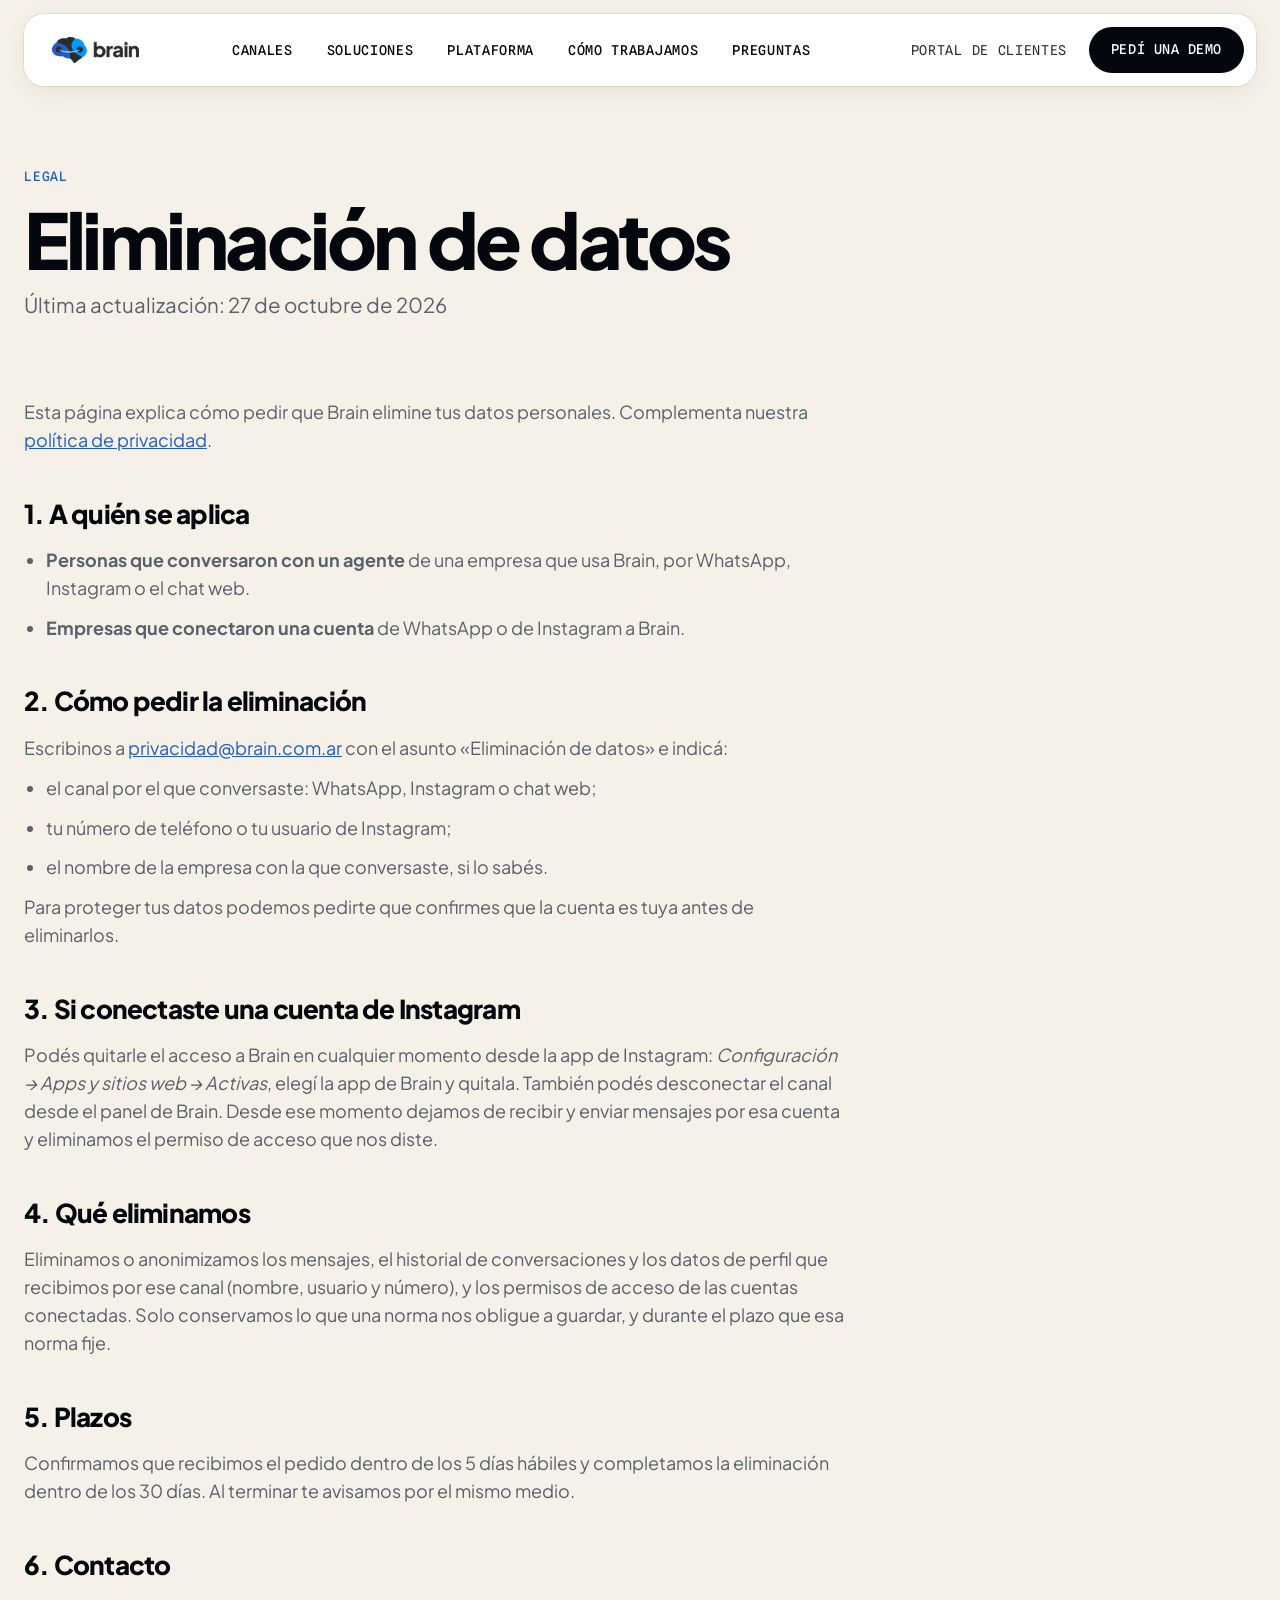
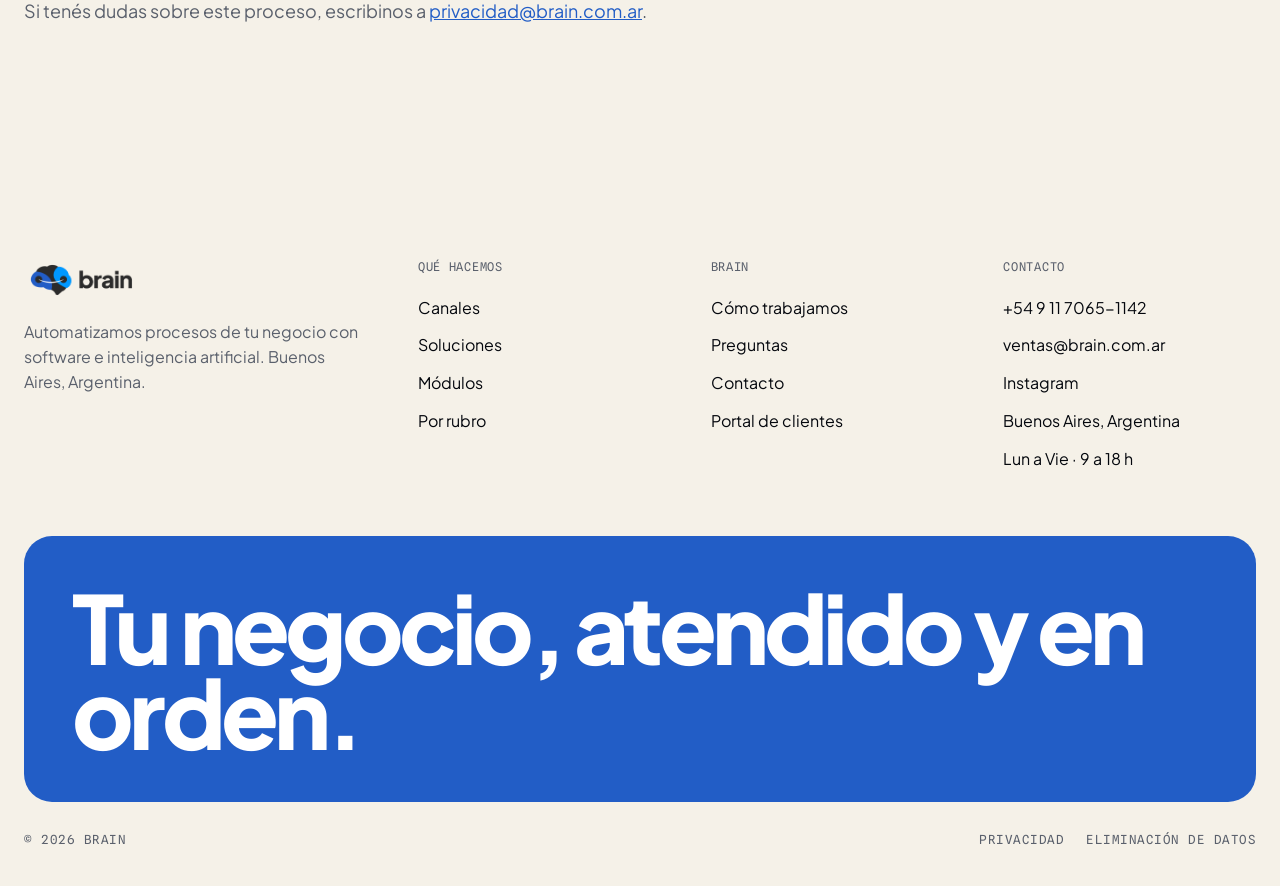
<file: eliminacion-de-datos.html>
<!DOCTYPE html>
<html lang="es-AR">
<head>
  <meta charset="UTF-8">
  <meta name="viewport" content="width=device-width, initial-scale=1.0">

  <title>Eliminación de datos · Brain</title>
  <meta name="description" content="Cómo pedir que Brain elimine tus datos, incluidos los que recibimos de WhatsApp e Instagram.">
  <meta name="robots" content="index, follow">
  <meta name="theme-color" content="#0A0C12">
  <link rel="canonical" href="https://brain.com.ar/eliminacion-de-datos.html">

  <meta property="og:type" content="website">
  <meta property="og:locale" content="es_AR">
  <meta property="og:site_name" content="Brain">
  <meta property="og:title" content="Eliminación de datos · Brain">
  <meta property="og:description" content="Cómo pedir que Brain elimine tus datos, incluidos los que recibimos de WhatsApp e Instagram.">
  <meta property="og:url" content="https://brain.com.ar/eliminacion-de-datos.html">

  <link rel="icon" href="assets/img/brain-isotipo-512.png" type="image/png">
  <meta name="theme-color" content="#F5F1E8">
  <link rel="stylesheet" href="assets/css/main.css">
  <noscript><style>.reveal{opacity:1!important;transform:none!important;}</style></noscript>
</head>

<body>

  <!-- ═══════════════ NAV ═══════════════ -->
  <header class="nav" id="nav">
    <div class="wrap nav-inner">
      <a href="index.html" class="brand" aria-label="Brain, inicio">
        <img src="assets/img/brain-logo-horizontal-claro.png" alt="Brain" width="120" height="38">
      </a>
      <nav class="nav-links" id="navLinks" aria-label="Secciones">
        <a href="index.html#canales">Canales</a>
        <a href="index.html#soluciones">Soluciones</a>
        <a href="index.html#plataforma">Plataforma</a>
        <a href="index.html#proceso">Cómo trabajamos</a>
        <a href="index.html#preguntas">Preguntas</a>
      </nav>
      <div class="nav-cta">
        <a href="https://support.brain.com.ar" target="_blank" rel="noopener" class="nav-login">Portal de clientes</a>
        <a href="index.html#contacto" class="btn btn-primary btn-sm">Pedí una demo</a>
        <button class="nav-toggle" id="navToggle" aria-label="Abrir menú" aria-expanded="false" aria-controls="navLinks">
          <svg width="19" height="19" viewBox="0 0 24 24" fill="none" aria-hidden="true"><path d="M4 7h16M4 12h16M4 17h16" stroke="currentColor" stroke-width="1.8" stroke-linecap="round"/></svg>
        </button>
      </div>
    </div>
  </header>

  <main>
    <section class="section legal">
      <div class="wrap">
        <div class="section-head">
          <p class="eyebrow">Legal</p>
          <h1 class="h2">Eliminación de datos</h1>
          <p class="lead" style="margin-top: 18px;">Última actualización: 27 de octubre de 2026</p>
        </div>

        <div class="legal-body">
          <p>Esta página explica cómo pedir que Brain elimine tus datos personales. Complementa nuestra <a href="privacidad.html">política de privacidad</a>.</p>

          <h2>1. A quién se aplica</h2>
          <ul>
            <li><strong>Personas que conversaron con un agente</strong> de una empresa que usa Brain, por WhatsApp, Instagram o el chat web.</li>
            <li><strong>Empresas que conectaron una cuenta</strong> de WhatsApp o de Instagram a Brain.</li>
          </ul>

          <h2>2. Cómo pedir la eliminación</h2>
          <p>Escribinos a <a href="mailto:privacidad@brain.com.ar">privacidad@brain.com.ar</a> con el asunto «Eliminación de datos» e indicá:</p>
          <ul>
            <li>el canal por el que conversaste: WhatsApp, Instagram o chat web;</li>
            <li>tu número de teléfono o tu usuario de Instagram;</li>
            <li>el nombre de la empresa con la que conversaste, si lo sabés.</li>
          </ul>
          <p>Para proteger tus datos podemos pedirte que confirmes que la cuenta es tuya antes de eliminarlos.</p>

          <h2>3. Si conectaste una cuenta de Instagram</h2>
          <p>Podés quitarle el acceso a Brain en cualquier momento desde la app de Instagram: <em>Configuración → Apps y sitios web → Activas</em>, elegí la app de Brain y quitala. También podés desconectar el canal desde el panel de Brain. Desde ese momento dejamos de recibir y enviar mensajes por esa cuenta y eliminamos el permiso de acceso que nos diste.</p>

          <h2>4. Qué eliminamos</h2>
          <p>Eliminamos o anonimizamos los mensajes, el historial de conversaciones y los datos de perfil que recibimos por ese canal (nombre, usuario y número), y los permisos de acceso de las cuentas conectadas. Solo conservamos lo que una norma nos obligue a guardar, y durante el plazo que esa norma fije.</p>

          <h2>5. Plazos</h2>
          <p>Confirmamos que recibimos el pedido dentro de los 5 días hábiles y completamos la eliminación dentro de los 30 días. Al terminar te avisamos por el mismo medio.</p>

          <h2>6. Contacto</h2>
          <p>Si tenés dudas sobre este proceso, escribinos a <a href="mailto:privacidad@brain.com.ar">privacidad@brain.com.ar</a>.</p>
        </div>
      </div>
    </section>
  </main>

  <!-- ═══════════════ FOOTER ═══════════════ -->
  <footer class="foot">
    <div class="wrap">
      <div class="foot-grid">
        <div class="foot-brand">
          <a href="index.html" class="brand" aria-label="Brain, inicio"><img src="assets/img/brain-logo-horizontal-claro.png" alt="Brain" width="140" height="44"></a>
          <p>Automatizamos procesos de tu negocio con software e inteligencia artificial. Buenos Aires, Argentina.</p>
        </div>
        <div class="foot-col">
          <p class="k">Qué hacemos</p>
          <ul>
            <li><a href="index.html#canales">Canales</a></li>
            <li><a href="index.html#soluciones">Soluciones</a></li>
            <li><a href="index.html#plataforma">Módulos</a></li>
            <li><a href="index.html#tareas">Por rubro</a></li>
          </ul>
        </div>
        <div class="foot-col">
          <p class="k">Brain</p>
          <ul>
            <li><a href="index.html#proceso">Cómo trabajamos</a></li>
            <li><a href="index.html#preguntas">Preguntas</a></li>
            <li><a href="index.html#contacto">Contacto</a></li>
            <li><a href="https://support.brain.com.ar" target="_blank" rel="noopener">Portal de clientes</a></li>
          </ul>
        </div>
        <div class="foot-col">
          <p class="k">Contacto</p>
          <ul>
            <li><a href="https://wa.me/5491170651142" target="_blank" rel="noopener">+54 9 11 7065-1142</a></li>
            <li><a href="mailto:ventas@brain.com.ar">ventas@brain.com.ar</a></li>
            <li><a href="https://www.instagram.com/brainsoftwarefactory/" target="_blank" rel="noopener">Instagram</a></li>
            <li><span>Buenos Aires, Argentina</span></li>
            <li><span>Lun a Vie · 9 a 18 h</span></li>
          </ul>
        </div>
      </div>
      <p class="foot-big" aria-hidden="true">Tu negocio, atendido y en orden.</p>
      <div class="foot-legal">
        <span>© 2026 Brain</span>
        <nav class="foot-links" aria-label="Legal">
          <a href="privacidad.html">Privacidad</a>
          <a href="eliminacion-de-datos.html">Eliminación de datos</a>
        </nav>
      </div>
    </div>
  </footer>

  <script src="assets/js/app.js"></script>

</body>
</html>
</file>
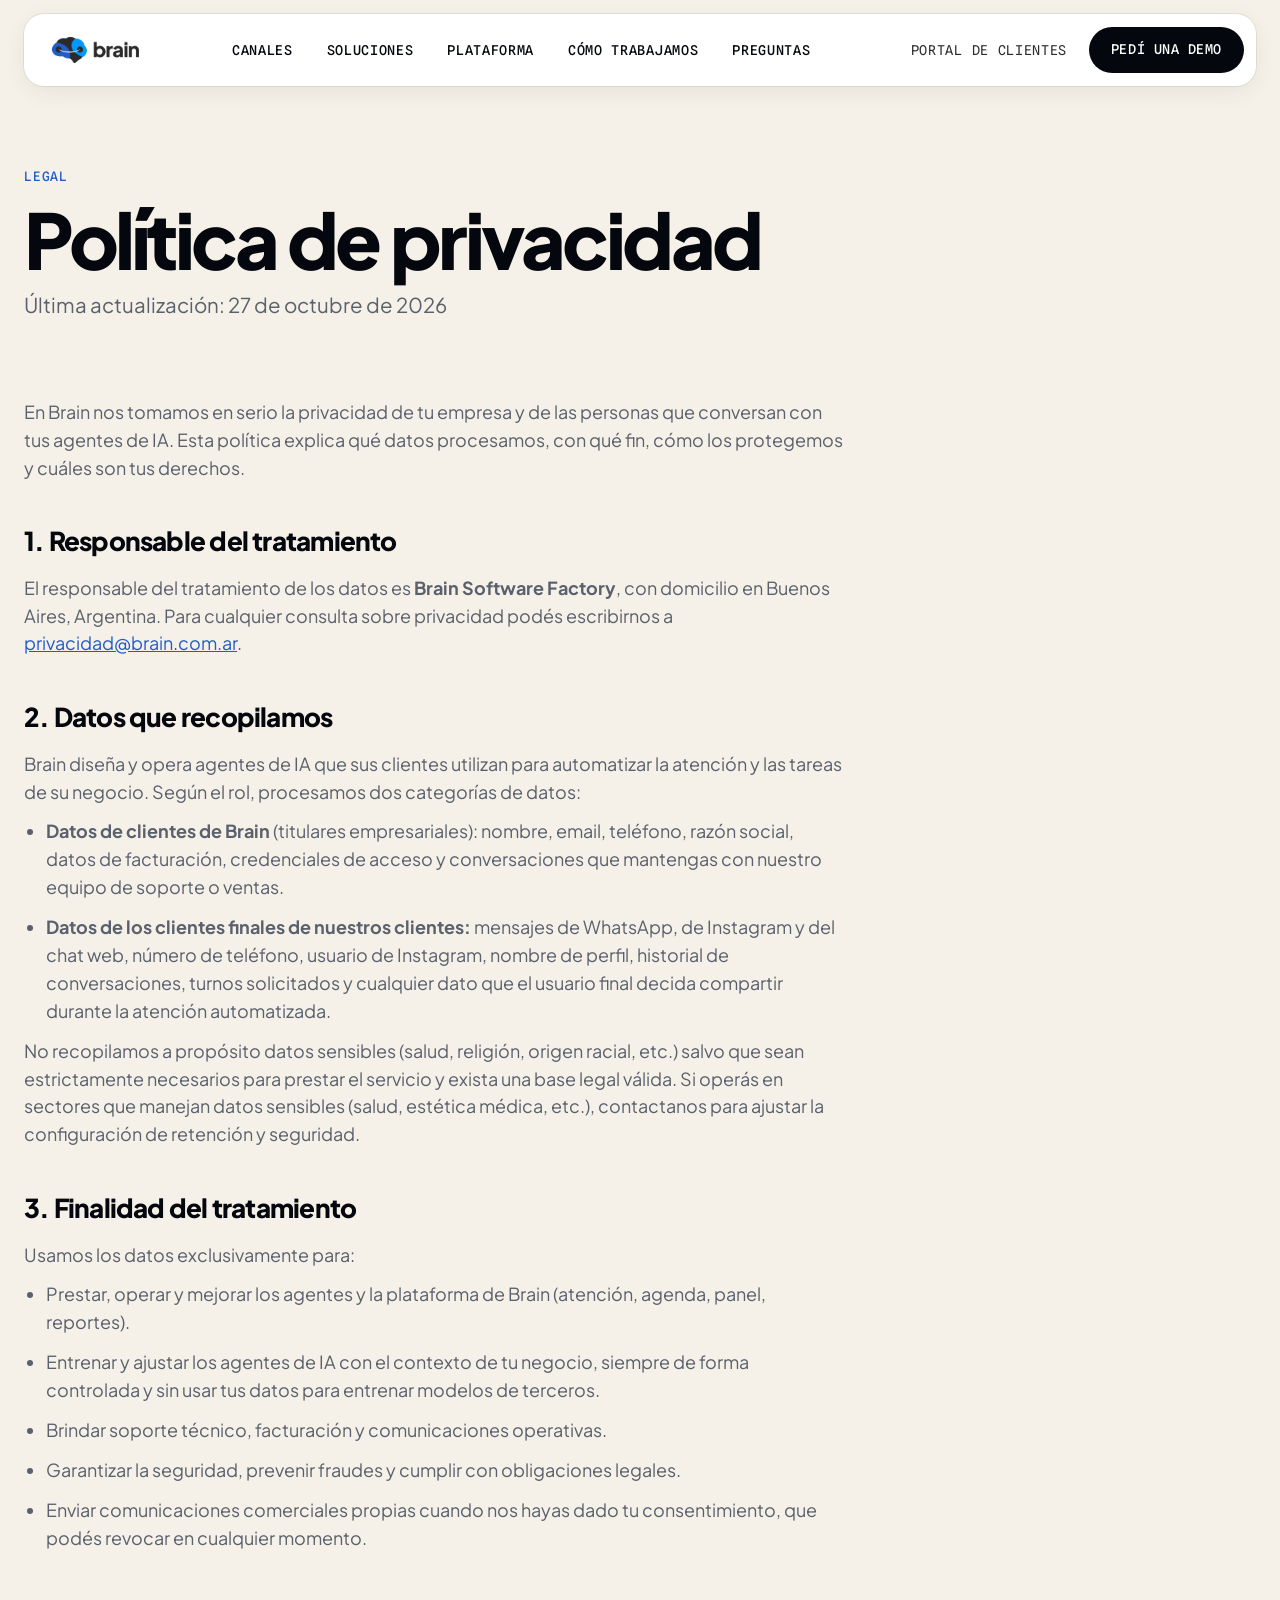
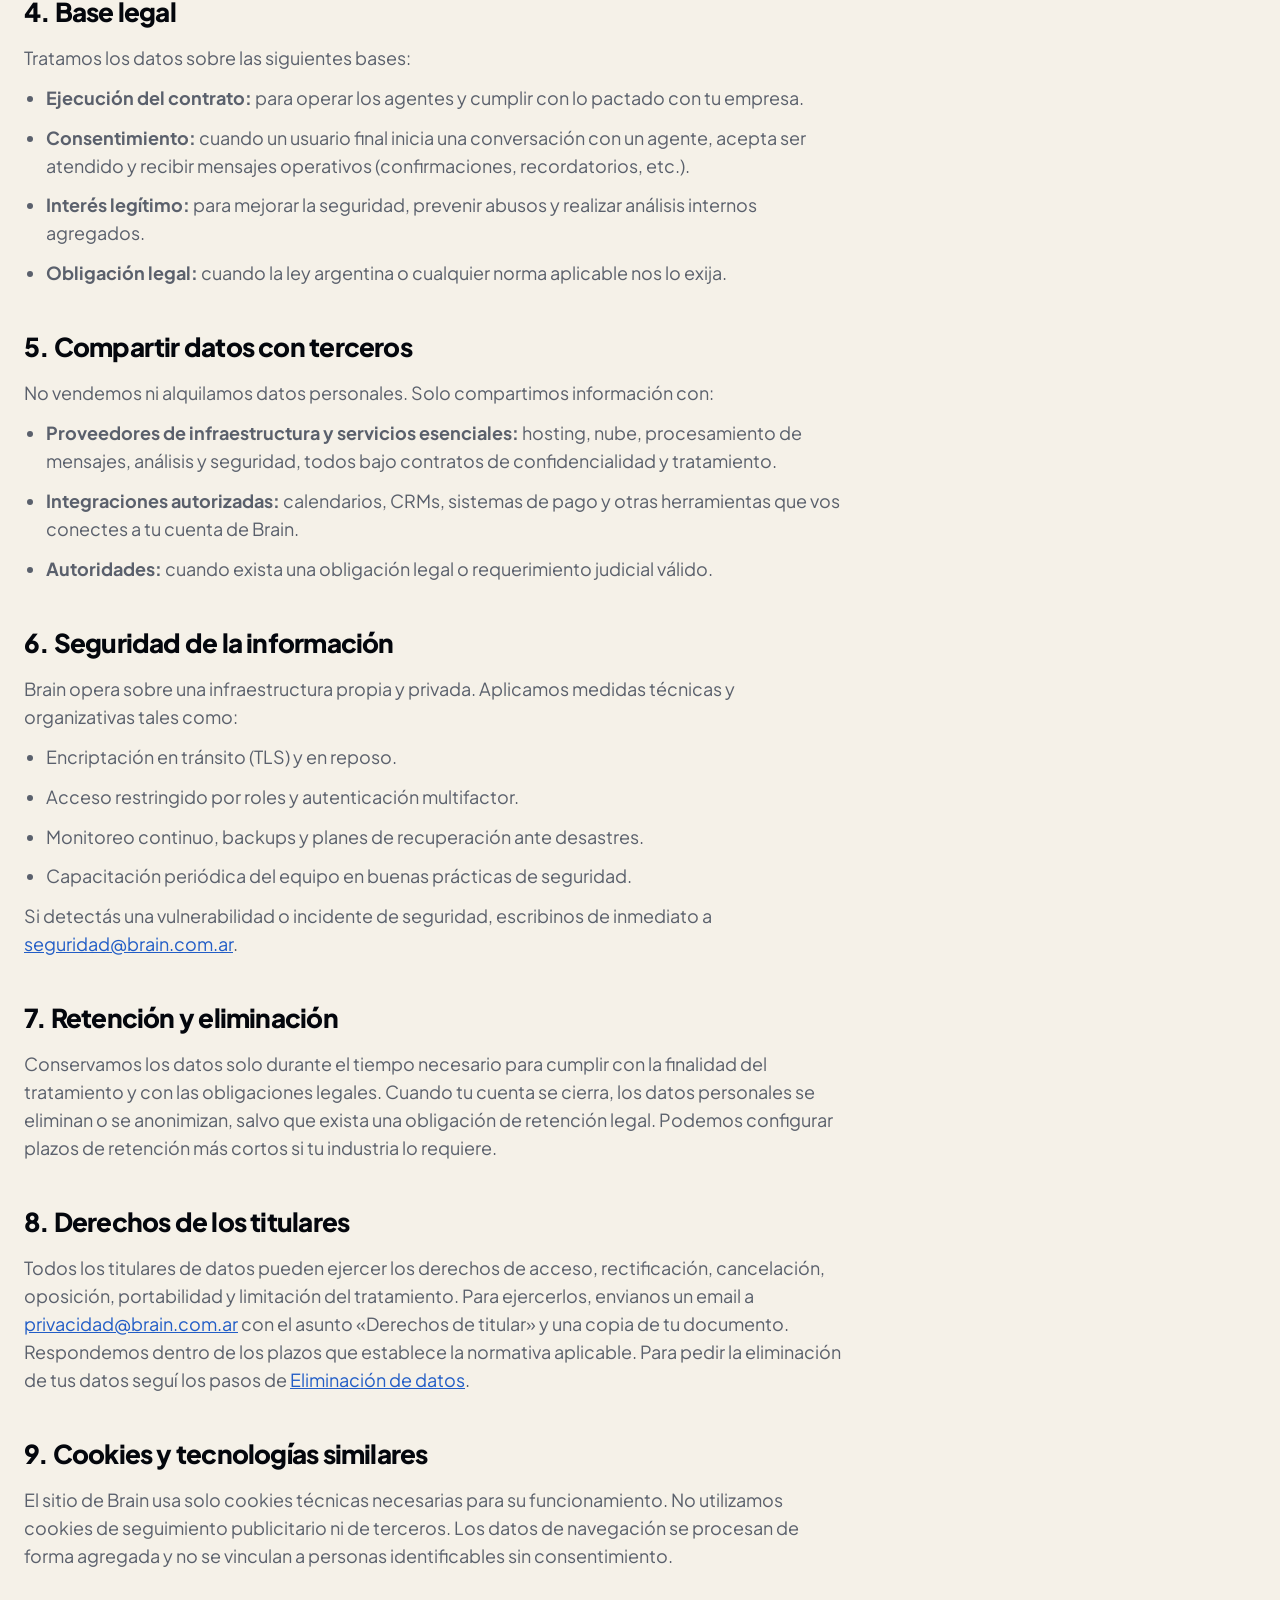
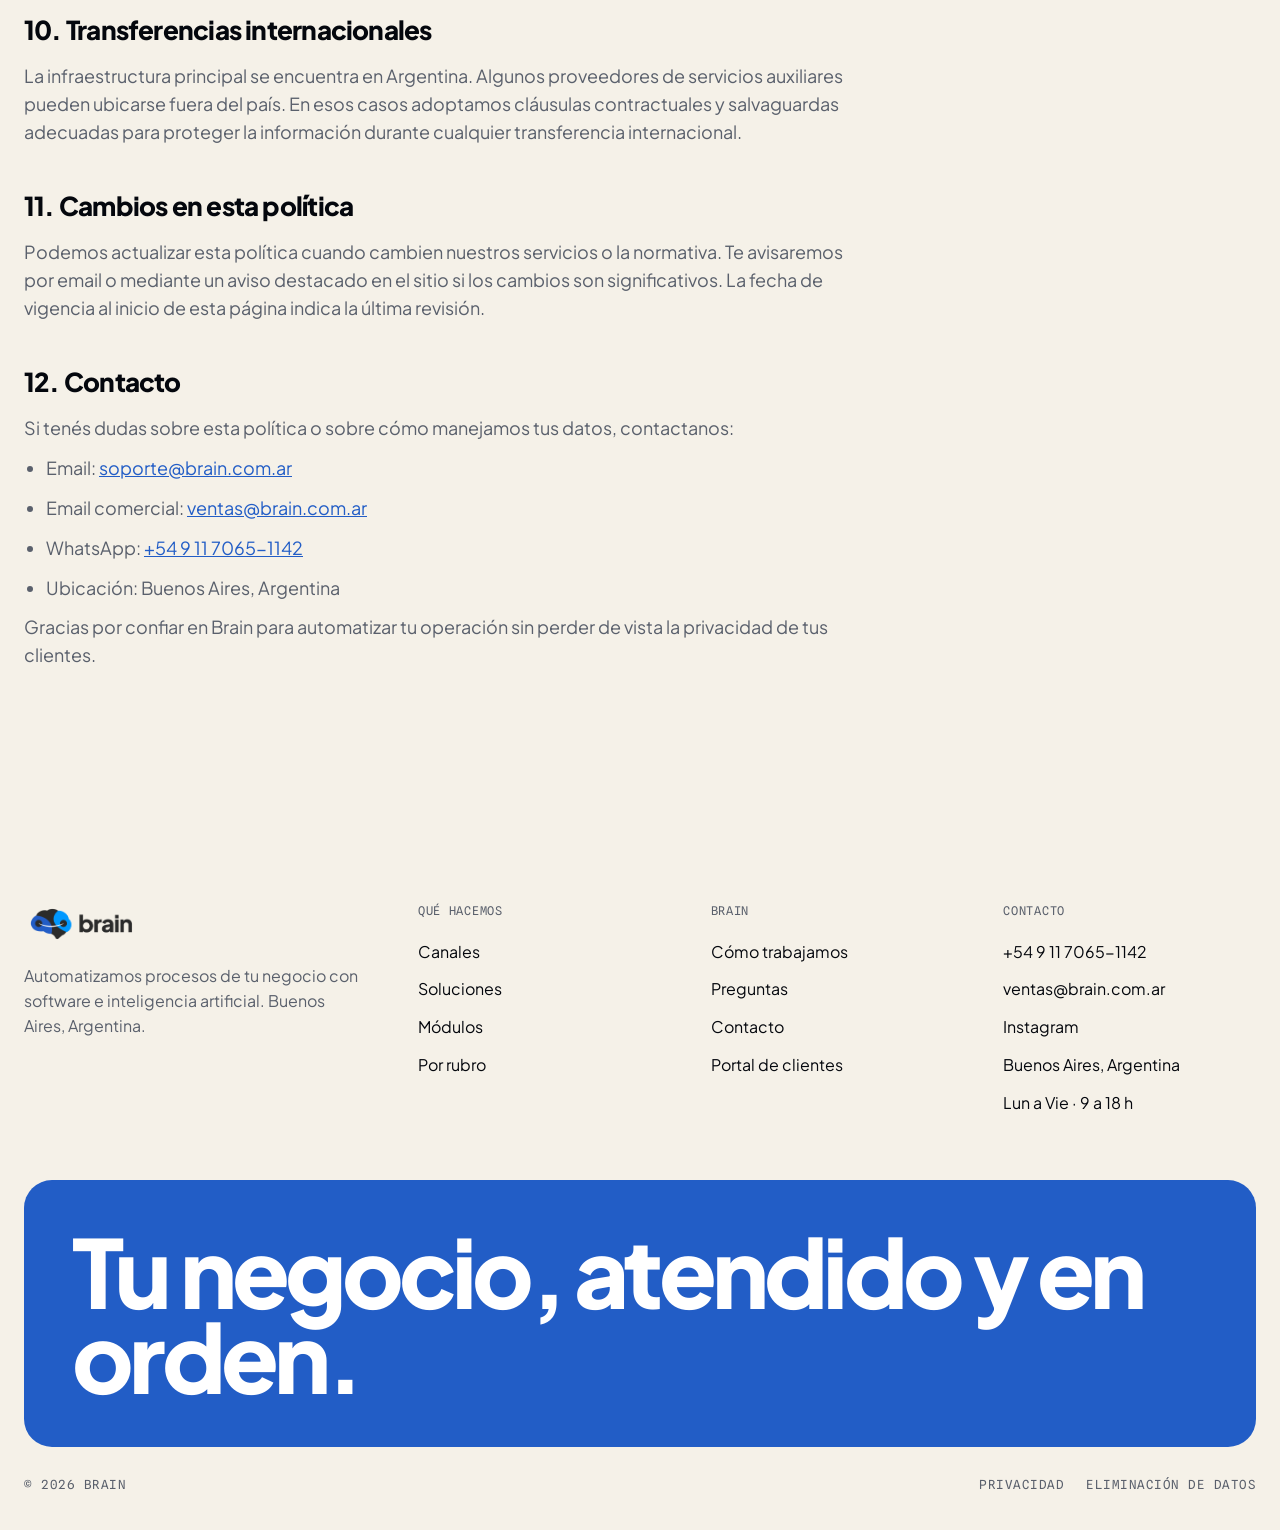
<file: privacidad.html>
<!DOCTYPE html>
<html lang="es-AR">
<head>
  <meta charset="UTF-8">
  <meta name="viewport" content="width=device-width, initial-scale=1.0">

  <title>Política de privacidad · Brain</title>
  <meta name="description" content="Política de privacidad de Brain. Cómo protegemos los datos de tu empresa y de tus clientes cuando operan nuestros agentes de IA.">
  <meta name="robots" content="index, follow">
  <meta name="theme-color" content="#0A0C12">
  <link rel="canonical" href="https://brain.com.ar/privacidad.html">

  <meta property="og:type" content="website">
  <meta property="og:locale" content="es_AR">
  <meta property="og:site_name" content="Brain">
  <meta property="og:title" content="Política de privacidad · Brain">
  <meta property="og:description" content="Cómo protegemos los datos de tu empresa y de tus clientes cuando operan nuestros agentes de IA.">
  <meta property="og:url" content="https://brain.com.ar/privacidad.html">

  <link rel="icon" href="assets/img/brain-isotipo-512.png" type="image/png">
  <meta name="theme-color" content="#F5F1E8">
  <link rel="stylesheet" href="assets/css/main.css">
  <noscript><style>.reveal{opacity:1!important;transform:none!important;}</style></noscript>
</head>

<body>

  <!-- ═══════════════ NAV ═══════════════ -->
  <header class="nav" id="nav">
    <div class="wrap nav-inner">
      <a href="index.html" class="brand" aria-label="Brain, inicio">
        <img src="assets/img/brain-logo-horizontal-claro.png" alt="Brain" width="120" height="38">
      </a>
      <nav class="nav-links" id="navLinks" aria-label="Secciones">
        <a href="index.html#canales">Canales</a>
        <a href="index.html#soluciones">Soluciones</a>
        <a href="index.html#plataforma">Plataforma</a>
        <a href="index.html#proceso">Cómo trabajamos</a>
        <a href="index.html#preguntas">Preguntas</a>
      </nav>
      <div class="nav-cta">
        <a href="https://support.brain.com.ar" target="_blank" rel="noopener" class="nav-login">Portal de clientes</a>
        <a href="index.html#contacto" class="btn btn-primary btn-sm">Pedí una demo</a>
        <button class="nav-toggle" id="navToggle" aria-label="Abrir menú" aria-expanded="false" aria-controls="navLinks">
          <svg width="19" height="19" viewBox="0 0 24 24" fill="none" aria-hidden="true"><path d="M4 7h16M4 12h16M4 17h16" stroke="currentColor" stroke-width="1.8" stroke-linecap="round"/></svg>
        </button>
      </div>
    </div>
  </header>

  <main>
    <section class="section legal">
      <div class="wrap">
        <div class="section-head">
          <p class="eyebrow">Legal</p>
          <h1 class="h2">Política de privacidad</h1>
          <p class="lead" style="margin-top: 18px;">Última actualización: 27 de octubre de 2026</p>
        </div>

        <div class="legal-body">
          <p>En Brain nos tomamos en serio la privacidad de tu empresa y de las personas que conversan con tus agentes de IA. Esta política explica qué datos procesamos, con qué fin, cómo los protegemos y cuáles son tus derechos.</p>

          <h2>1. Responsable del tratamiento</h2>
          <p>El responsable del tratamiento de los datos es <strong>Brain Software Factory</strong>, con domicilio en Buenos Aires, Argentina. Para cualquier consulta sobre privacidad podés escribirnos a <a href="mailto:privacidad@brain.com.ar">privacidad@brain.com.ar</a>.</p>

          <h2>2. Datos que recopilamos</h2>
          <p>Brain diseña y opera agentes de IA que sus clientes utilizan para automatizar la atención y las tareas de su negocio. Según el rol, procesamos dos categorías de datos:</p>
          <ul>
            <li><strong>Datos de clientes de Brain</strong> (titulares empresariales): nombre, email, teléfono, razón social, datos de facturación, credenciales de acceso y conversaciones que mantengas con nuestro equipo de soporte o ventas.</li>
            <li><strong>Datos de los clientes finales de nuestros clientes:</strong> mensajes de WhatsApp, de Instagram y del chat web, número de teléfono, usuario de Instagram, nombre de perfil, historial de conversaciones, turnos solicitados y cualquier dato que el usuario final decida compartir durante la atención automatizada.</li>
          </ul>
          <p>No recopilamos a propósito datos sensibles (salud, religión, origen racial, etc.) salvo que sean estrictamente necesarios para prestar el servicio y exista una base legal válida. Si operás en sectores que manejan datos sensibles (salud, estética médica, etc.), contactanos para ajustar la configuración de retención y seguridad.</p>

          <h2>3. Finalidad del tratamiento</h2>
          <p>Usamos los datos exclusivamente para:</p>
          <ul>
            <li>Prestar, operar y mejorar los agentes y la plataforma de Brain (atención, agenda, panel, reportes).</li>
            <li>Entrenar y ajustar los agentes de IA con el contexto de tu negocio, siempre de forma controlada y sin usar tus datos para entrenar modelos de terceros.</li>
            <li>Brindar soporte técnico, facturación y comunicaciones operativas.</li>
            <li>Garantizar la seguridad, prevenir fraudes y cumplir con obligaciones legales.</li>
            <li>Enviar comunicaciones comerciales propias cuando nos hayas dado tu consentimiento, que podés revocar en cualquier momento.</li>
          </ul>

          <h2>4. Base legal</h2>
          <p>Tratamos los datos sobre las siguientes bases:</p>
          <ul>
            <li><strong>Ejecución del contrato:</strong> para operar los agentes y cumplir con lo pactado con tu empresa.</li>
            <li><strong>Consentimiento:</strong> cuando un usuario final inicia una conversación con un agente, acepta ser atendido y recibir mensajes operativos (confirmaciones, recordatorios, etc.).</li>
            <li><strong>Interés legítimo:</strong> para mejorar la seguridad, prevenir abusos y realizar análisis internos agregados.</li>
            <li><strong>Obligación legal:</strong> cuando la ley argentina o cualquier norma aplicable nos lo exija.</li>
          </ul>

          <h2>5. Compartir datos con terceros</h2>
          <p>No vendemos ni alquilamos datos personales. Solo compartimos información con:</p>
          <ul>
            <li><strong>Proveedores de infraestructura y servicios esenciales:</strong> hosting, nube, procesamiento de mensajes, análisis y seguridad, todos bajo contratos de confidencialidad y tratamiento.</li>
            <li><strong>Integraciones autorizadas:</strong> calendarios, CRMs, sistemas de pago y otras herramientas que vos conectes a tu cuenta de Brain.</li>
            <li><strong>Autoridades:</strong> cuando exista una obligación legal o requerimiento judicial válido.</li>
          </ul>

          <h2>6. Seguridad de la información</h2>
          <p>Brain opera sobre una infraestructura propia y privada. Aplicamos medidas técnicas y organizativas tales como:</p>
          <ul>
            <li>Encriptación en tránsito (TLS) y en reposo.</li>
            <li>Acceso restringido por roles y autenticación multifactor.</li>
            <li>Monitoreo continuo, backups y planes de recuperación ante desastres.</li>
            <li>Capacitación periódica del equipo en buenas prácticas de seguridad.</li>
          </ul>
          <p>Si detectás una vulnerabilidad o incidente de seguridad, escribinos de inmediato a <a href="mailto:seguridad@brain.com.ar">seguridad@brain.com.ar</a>.</p>

          <h2>7. Retención y eliminación</h2>
          <p>Conservamos los datos solo durante el tiempo necesario para cumplir con la finalidad del tratamiento y con las obligaciones legales. Cuando tu cuenta se cierra, los datos personales se eliminan o se anonimizan, salvo que exista una obligación de retención legal. Podemos configurar plazos de retención más cortos si tu industria lo requiere.</p>

          <h2>8. Derechos de los titulares</h2>
          <p>Todos los titulares de datos pueden ejercer los derechos de acceso, rectificación, cancelación, oposición, portabilidad y limitación del tratamiento. Para ejercerlos, envianos un email a <a href="mailto:privacidad@brain.com.ar">privacidad@brain.com.ar</a> con el asunto «Derechos de titular» y una copia de tu documento. Respondemos dentro de los plazos que establece la normativa aplicable. Para pedir la eliminación de tus datos seguí los pasos de <a href="eliminacion-de-datos.html">Eliminación de datos</a>.</p>

          <h2>9. Cookies y tecnologías similares</h2>
          <p>El sitio de Brain usa solo cookies técnicas necesarias para su funcionamiento. No utilizamos cookies de seguimiento publicitario ni de terceros. Los datos de navegación se procesan de forma agregada y no se vinculan a personas identificables sin consentimiento.</p>

          <h2>10. Transferencias internacionales</h2>
          <p>La infraestructura principal se encuentra en Argentina. Algunos proveedores de servicios auxiliares pueden ubicarse fuera del país. En esos casos adoptamos cláusulas contractuales y salvaguardas adecuadas para proteger la información durante cualquier transferencia internacional.</p>

          <h2>11. Cambios en esta política</h2>
          <p>Podemos actualizar esta política cuando cambien nuestros servicios o la normativa. Te avisaremos por email o mediante un aviso destacado en el sitio si los cambios son significativos. La fecha de vigencia al inicio de esta página indica la última revisión.</p>

          <h2>12. Contacto</h2>
          <p>Si tenés dudas sobre esta política o sobre cómo manejamos tus datos, contactanos:</p>
          <ul>
            <li>Email: <a href="mailto:soporte@brain.com.ar">soporte@brain.com.ar</a></li>
            <li>Email comercial: <a href="mailto:ventas@brain.com.ar">ventas@brain.com.ar</a></li>
            <li>WhatsApp: <a href="https://wa.me/5491170651142" target="_blank" rel="noopener">+54 9 11 7065-1142</a></li>
            <li>Ubicación: Buenos Aires, Argentina</li>
          </ul>
          <p>Gracias por confiar en Brain para automatizar tu operación sin perder de vista la privacidad de tus clientes.</p>
        </div>
      </div>
    </section>
  </main>

  <!-- ═══════════════ FOOTER ═══════════════ -->
  <footer class="foot">
    <div class="wrap">
      <div class="foot-grid">
        <div class="foot-brand">
          <a href="index.html" class="brand" aria-label="Brain, inicio"><img src="assets/img/brain-logo-horizontal-claro.png" alt="Brain" width="140" height="44"></a>
          <p>Automatizamos procesos de tu negocio con software e inteligencia artificial. Buenos Aires, Argentina.</p>
        </div>
        <div class="foot-col">
          <p class="k">Qué hacemos</p>
          <ul>
            <li><a href="index.html#canales">Canales</a></li>
            <li><a href="index.html#soluciones">Soluciones</a></li>
            <li><a href="index.html#plataforma">Módulos</a></li>
            <li><a href="index.html#tareas">Por rubro</a></li>
          </ul>
        </div>
        <div class="foot-col">
          <p class="k">Brain</p>
          <ul>
            <li><a href="index.html#proceso">Cómo trabajamos</a></li>
            <li><a href="index.html#preguntas">Preguntas</a></li>
            <li><a href="index.html#contacto">Contacto</a></li>
            <li><a href="https://support.brain.com.ar" target="_blank" rel="noopener">Portal de clientes</a></li>
          </ul>
        </div>
        <div class="foot-col">
          <p class="k">Contacto</p>
          <ul>
            <li><a href="https://wa.me/5491170651142" target="_blank" rel="noopener">+54 9 11 7065-1142</a></li>
            <li><a href="mailto:ventas@brain.com.ar">ventas@brain.com.ar</a></li>
            <li><a href="https://www.instagram.com/brainsoftwarefactory/" target="_blank" rel="noopener">Instagram</a></li>
            <li><span>Buenos Aires, Argentina</span></li>
            <li><span>Lun a Vie · 9 a 18 h</span></li>
          </ul>
        </div>
      </div>
      <p class="foot-big" aria-hidden="true">Tu negocio, atendido y en orden.</p>
      <div class="foot-legal">
        <span>© 2026 Brain</span>
        <nav class="foot-links" aria-label="Legal">
          <a href="privacidad.html">Privacidad</a>
          <a href="eliminacion-de-datos.html">Eliminación de datos</a>
        </nav>
      </div>
    </div>
  </footer>

  <script src="assets/js/app.js"></script>

</body>
</html>
</file>
<file: assets/css/main.css>
/* ==========================================================================
   Brain — design system (light theme, brand tokens v1.1 in marca/tokens.json)
   Cream base, graphite ink, flat blue bands, huge tight display type,
   uppercase mono for labels and buttons.
   ========================================================================== */

@font-face {
  font-family: "Plus Jakarta Sans";
  src: url("../fonts/PlusJakartaSans-Variable.ttf") format("truetype");
  font-weight: 200 800;
  font-display: swap;
}
@font-face {
  font-family: "Spline Sans Mono";
  src: url("../fonts/SplineSansMono-Variable.ttf") format("truetype");
  font-weight: 300 700;
  font-display: swap;
}

:root {
  --cream: #F5F1E8;
  --cream-2: #EDE7DA;
  --cream-line: #E4DDCD;
  --white: #FFFFFF;
  --ink: #2B2B2B;
  --ink-deep: #04070D;
  --ink-soft: #5A606C;
  --blue: #0098FF;
  --royal: #225DC6;
  --sky: #DCEBFF;
  --mint: #D9FDD3;

  --sans: "Plus Jakarta Sans", system-ui, -apple-system, "Segoe UI", sans-serif;
  --mono: "Spline Sans Mono", ui-monospace, "SFMono-Regular", Menlo, monospace;

  --ease: cubic-bezier(0.43, 0.195, 0.02, 1);
  --wrap: 1240px;
  --r-card: 28px;
  --r-sm: 14px;
}

*, *::before, *::after { box-sizing: border-box; }
html { scroll-behavior: smooth; -webkit-text-size-adjust: 100%; }
body {
  margin: 0;
  background: var(--cream);
  color: var(--ink);
  font-family: var(--sans);
  font-size: 18px;
  line-height: 1.55;
  -webkit-font-smoothing: antialiased;
  text-rendering: optimizeLegibility;
}
img, svg { display: block; max-width: 100%; }
a { color: inherit; }
h1, h2, h3, h4, p, ul, ol, figure { margin: 0; }
ul { padding: 0; list-style: none; }
button, input, textarea { font-family: inherit; font-size: inherit; color: inherit; }
:focus-visible { outline: 3px solid var(--blue); outline-offset: 3px; border-radius: 6px; }
.sr-only { position: absolute; width: 1px; height: 1px; overflow: hidden; clip: rect(0 0 0 0); white-space: nowrap; }

.wrap { width: min(var(--wrap), 100% - 48px); margin-inline: auto; }
.section { padding: clamp(88px, 11vw, 160px) 0; }

/* ─── type ─── */
.display, .h1, .h2, .h3 {
  font-weight: 800;
  letter-spacing: -0.045em;
  line-height: 0.9;
  color: var(--ink-deep);
  text-wrap: balance;
}
.display { font-size: clamp(48px, 8.2vw, 118px); }
.h1 { font-size: clamp(44px, 7vw, 100px); }
.h2 { font-size: clamp(40px, 6vw, 88px); }
.h3 { font-size: clamp(30px, 3.6vw, 52px); line-height: 0.95; letter-spacing: -0.04em; }
.lead { font-size: clamp(18px, 1.6vw, 23px); line-height: 1.45; color: var(--ink-soft); text-wrap: pretty; }
.eyebrow, .tag {
  font-family: var(--mono);
  font-size: 13px;
  font-weight: 500;
  letter-spacing: 0.06em;
  text-transform: uppercase;
}
.eyebrow { color: var(--royal); margin-bottom: 18px; display: inline-flex; gap: 10px; align-items: center; }
.section-head { text-align: center; max-width: 980px; margin: 0 auto clamp(48px, 6vw, 80px); }
.section-head .lead { margin: 22px auto 0; max-width: 660px; }
.section-head .badge-ico { margin: 0 auto 22px; }
.badge-ico {
  width: 58px; height: 58px; border-radius: 50%;
  display: grid; place-items: center;
  background: var(--blue); color: var(--white);
}
.badge-ico svg { width: 28px; height: 28px; }

/* ─── buttons (pill, mono, rolling label on hover) ─── */
.btn {
  --bg: var(--ink-deep); --fg: var(--white);
  position: relative;
  display: inline-flex; align-items: center; justify-content: center; gap: 10px;
  height: 56px; padding: 0 28px;
  border-radius: 999px; border: 0;
  background: var(--bg); color: var(--fg);
  font-family: var(--mono); font-size: 15px; font-weight: 500;
  letter-spacing: 0.04em; text-transform: uppercase; text-decoration: none;
  cursor: pointer; overflow: hidden; white-space: nowrap;
  transition: transform .35s var(--ease), background-color .25s;
}
.btn:hover { transform: translateY(-2px); }
.btn .roll { display: inline-grid; height: 1.3em; overflow: hidden; line-height: 1.3; }
.btn .roll > span { transition: transform .45s var(--ease); }
.btn .roll > span + span { position: absolute; transform: translateY(110%); }
.btn:hover .roll > span:first-child { transform: translateY(-110%); }
.btn:hover .roll > span + span { transform: translateY(0); }
.btn-primary { --bg: var(--ink-deep); --fg: var(--white); }
.btn-blue { --bg: var(--royal); --fg: var(--white); }
.btn-light { --bg: var(--white); --fg: var(--ink-deep); }
.btn-ghost { --bg: transparent; --fg: var(--ink-deep); box-shadow: inset 0 0 0 1.5px currentColor; }
.btn-sm { height: 46px; padding: 0 22px; font-size: 13.5px; }
.btn-block { width: 100%; }
.btn svg { width: 18px; height: 18px; flex: none; }

/* ─── nav ─── */
.nav { position: fixed; inset: 14px 0 auto; z-index: 50; pointer-events: none; }
.nav-inner {
  pointer-events: auto;
  display: flex; align-items: center; justify-content: space-between; gap: 24px;
  height: 72px; padding: 0 12px 0 22px;
  border-radius: 20px;
  background: rgba(245, 241, 232, 0.72);
  backdrop-filter: blur(16px) saturate(1.4);
  -webkit-backdrop-filter: blur(16px) saturate(1.4);
  box-shadow: 0 0 0 1px rgba(43, 43, 43, 0.06);
  transition: background-color .3s, box-shadow .3s;
}
.nav.is-scrolled .nav-inner { background: rgba(255, 255, 255, 0.82); box-shadow: 0 8px 30px rgba(4, 7, 13, 0.08), 0 0 0 1px rgba(43, 43, 43, 0.06); }
.brand { display: inline-flex; align-items: center; text-decoration: none; flex: none; }
.brand img { height: 38px; width: auto; }
.nav-links { display: flex; gap: 6px; }
.nav-links a {
  font-family: var(--mono); font-size: 13.5px; font-weight: 500;
  letter-spacing: 0.05em; text-transform: uppercase; text-decoration: none;
  padding: 10px 14px; border-radius: 999px; color: var(--ink-deep);
  transition: background-color .2s;
}
.nav-links a:hover { background: rgba(4, 7, 13, 0.06); }
.nav-cta { display: flex; align-items: center; gap: 8px; }
.nav-login { font-family: var(--mono); font-size: 13.5px; letter-spacing: 0.05em; text-transform: uppercase; text-decoration: none; padding: 10px 14px; }
.nav-toggle { display: none; width: 46px; height: 46px; border: 0; border-radius: 50%; background: var(--ink-deep); color: var(--white); cursor: pointer; align-items: center; justify-content: center; }

/* ─── hero ─── */
.hero { padding: 128px 0 0; position: relative; overflow: hidden; }
.hero-grid { display: grid; grid-template-columns: minmax(0, 1.1fr) minmax(0, 0.9fr); gap: 48px; align-items: center; }
.hero .display { font-size: clamp(44px, 5.6vw, 86px); line-height: 0.92; }
.hero h1 { margin-bottom: 28px; }
.hero h1 em { font-style: normal; color: var(--royal); }
.hero .lead { max-width: 560px; }
.hero-actions { display: flex; flex-wrap: wrap; gap: 12px; margin-top: 36px; }
.hero-note { margin-top: 18px; font-family: var(--mono); font-size: 13px; color: var(--ink-soft); letter-spacing: 0.02em; }
.hero-stage { position: relative; width: 100%; min-height: 700px; display: grid; place-items: center; }
.hero-stage::before {
  content: ""; position: absolute; inset: 4% 4% 0;
  background: var(--blue);
  border-radius: 999px 999px 0 0;
}
.hero-stage .phone { position: relative; z-index: 2; margin-top: 40px; }
.float-chip {
  position: absolute; z-index: 3;
  display: inline-flex; align-items: center; gap: 10px;
  padding: 10px 16px 10px 10px; border-radius: 999px;
  background: var(--white);
  box-shadow: 0 14px 40px rgba(4, 7, 13, 0.14);
  font-size: 14px; font-weight: 700; color: var(--ink-deep);
  animation: bob 6s var(--ease) infinite;
}
.float-chip img, .float-chip .gico { width: 30px; height: 30px; padding: 5px; border-radius: 50%; background: var(--cream); }
.float-chip.c1 { top: 4%; left: -4%; }
.float-chip.c2 { top: 36%; right: -4%; animation-delay: -2s; }
.float-chip.c3 { bottom: 22%; left: -6%; animation-delay: -4s; }
.float-chip.c4 { bottom: 2%; right: -3%; animation-delay: -1s; }
@keyframes bob { 0%, 100% { transform: translateY(0); } 50% { transform: translateY(-10px); } }

/* ─── channel marquee ─── */
.marquee { border-block: 1px solid var(--cream-line); background: var(--white); overflow: hidden; position: relative; z-index: 4; }
.marquee-track { display: flex; gap: 56px; width: max-content; padding: 22px 0; animation: marquee 38s linear infinite; }
.marquee:hover .marquee-track { animation-play-state: paused; }
.marquee-item { display: inline-flex; align-items: center; gap: 12px; font-family: var(--mono); font-size: 14px; letter-spacing: 0.05em; text-transform: uppercase; white-space: nowrap; color: var(--ink-deep); }
.marquee-item img, .marquee-item .gico { width: 26px; height: 26px; }
@keyframes marquee { to { transform: translateX(-50%); } }

/* ─── generic icons drawn inline (stroke) ─── */
.gico { color: var(--royal); }

/* ─── channels grid ─── */
.channels { background: var(--cream); }
.ch-grid { display: grid; grid-template-columns: repeat(4, 1fr); gap: 14px; }
.ch {
  position: relative;
  display: flex; flex-direction: column; gap: 22px;
  padding: 26px; min-height: 200px;
  background: var(--white); border-radius: var(--r-card);
  box-shadow: 0 0 0 1px var(--cream-line);
  transition: transform .45s var(--ease), box-shadow .3s;
}
.ch:hover { transform: translateY(-6px); box-shadow: 0 0 0 1px var(--cream-line), 0 24px 50px rgba(4, 7, 13, 0.08); }
.ch-ico { width: 56px; height: 56px; border-radius: 16px; display: grid; place-items: center; background: var(--cream); }
.ch-ico img, .ch-ico svg { width: 30px; height: 30px; }
.ch h3 { font-size: 22px; font-weight: 800; letter-spacing: -0.025em; color: var(--ink-deep); line-height: 1.1; }
.ch p { font-size: 15px; line-height: 1.45; color: var(--ink-soft); margin-top: 6px; }
.ch.wide { grid-column: span 2; flex-direction: row; align-items: center; gap: 28px; background: var(--royal); box-shadow: none; }
.ch.wide h3, .ch.wide p { color: var(--white); }
.ch.wide p { color: #E3ECFB; }
.ch.wide .ch-ico { background: var(--white); flex: none; width: 80px; height: 80px; border-radius: 22px; }
.ch.wide .ch-ico svg { width: 40px; height: 40px; color: var(--royal); }

/* ─── showcase: sticky phone over a flat blue band (scrollytelling) ─── */
.showcase { background: var(--blue); color: var(--ink-deep); position: relative; }
.showcase::before {
  content: ""; position: absolute; inset: 0; pointer-events: none;
  background-image:
    linear-gradient(to right, rgba(4, 7, 13, 0.08) 1px, transparent 1px),
    linear-gradient(to bottom, rgba(4, 7, 13, 0.08) 1px, transparent 1px);
  background-size: 196px 196px;
  background-position: 50% 0;
}
.showcase-grid { display: grid; grid-template-columns: 1fr 1fr; position: relative; }
.steps { padding: 6vh 0; }
.step { min-height: 92vh; display: flex; flex-direction: column; justify-content: center; text-align: center; padding: 0 clamp(8px, 3vw, 48px); opacity: 0.28; transition: opacity .5s var(--ease); }
.step.is-active { opacity: 1; }
.step .tag { color: var(--ink-deep); margin-bottom: 18px; }
.step h3 { margin-bottom: 22px; }
.step p { font-size: clamp(18px, 1.55vw, 22px); line-height: 1.45; max-width: 470px; margin: 0 auto; }
.step .btn { margin: 34px auto 0; }
.step .phone-inline { display: none; }
.stage-sticky { position: sticky; top: 0; height: 100vh; display: grid; place-items: center; }
.stage-dots { position: absolute; top: 110px; left: 50%; transform: translateX(-50%); display: flex; gap: 6px; }
.stage-dots i { width: 22px; height: 3px; border-radius: 2px; background: rgba(4, 7, 13, 0.22); transition: width .4s var(--ease), background-color .3s; }
.stage-dots i.on { width: 44px; background: var(--ink-deep); }
.stage-caption {
  width: 340px; margin-top: -2px;
  display: flex; justify-content: space-between; align-items: center;
  padding: 16px 20px; background: var(--ink-deep); color: var(--white);
  font-weight: 700; font-size: 15px;
  border-radius: 0 0 18px 18px;
}
.stage-caption span:last-child { font-family: var(--mono); font-weight: 500; }

/* ─── phone mockup + chat ─── */
.phone {
  width: 340px; height: 640px;
  border-radius: 46px; padding: 10px;
  background: var(--ink-deep);
  box-shadow: 0 40px 80px rgba(4, 7, 13, 0.28);
}
.phone.short { height: 560px; }
.screen { height: 100%; border-radius: 37px; overflow: hidden; display: flex; flex-direction: column; background: #EFE7DD; }
.screen-bar { display: flex; align-items: center; gap: 12px; padding: 18px 16px 14px; background: #075E54; color: var(--white); }
.screen-bar .avatar { width: 38px; height: 38px; border-radius: 50%; display: grid; place-items: center; background: var(--white); flex: none; overflow: hidden; }
.screen-bar .avatar img { width: 30px; height: 30px; }
.screen-bar b { display: block; font-size: 15px; line-height: 1.2; }
.screen-bar small { font-size: 12px; opacity: .8; }
.screen-bar .via { margin-left: auto; width: 26px; height: 26px; padding: 4px; border-radius: 50%; background: var(--white); }
.screen[data-skin="instagram"] { background: var(--white); }
.screen[data-skin="instagram"] .screen-bar { background: var(--white); color: var(--ink-deep); border-bottom: 1px solid #EEE; }
.screen[data-skin="web"] { background: #F4F7FC; }
.screen[data-skin="web"] .screen-bar { background: var(--royal); }
.screen[data-skin="mail"] { background: var(--white); }
.screen[data-skin="mail"] .screen-bar { background: #F2F2F2; color: var(--ink-deep); }
.screen[data-skin="call"] { background: linear-gradient(180deg, #10233F, #04070D); color: var(--white); }
.screen[data-skin="call"] .screen-bar { background: transparent; }
.screen[data-skin="video"] { background: #0B0F18; }
.screen[data-skin="video"] .screen-bar { background: transparent; }
.chat { flex: 1; display: flex; flex-direction: column; gap: 8px; padding: 16px 12px; overflow: hidden; justify-content: flex-end; }
.msg {
  max-width: 82%; padding: 9px 12px 7px; border-radius: 14px;
  font-size: 14px; line-height: 1.38; color: #111B21;
  background: var(--white); align-self: flex-start;
  box-shadow: 0 1px 0.5px rgba(11, 20, 26, 0.13);
  animation: pop .45s var(--ease) both;
}
.msg.out { align-self: flex-end; background: var(--mint); }
.msg small { display: block; text-align: right; font-size: 10.5px; color: #667781; margin-top: 2px; }
.msg .opts { display: flex; flex-wrap: wrap; gap: 6px; margin-top: 8px; }
.msg .opts span { font-size: 12.5px; padding: 5px 10px; border-radius: 999px; background: var(--sky); color: var(--royal); font-weight: 700; }
.msg.sys { align-self: center; background: rgba(255, 255, 255, 0.85); font-size: 12px; color: #54656F; text-align: center; box-shadow: none; }
.msg.card { padding: 0; overflow: hidden; }
.msg.card .card-img { height: 96px; background: linear-gradient(135deg, var(--royal), var(--blue)); display: grid; place-items: center; color: var(--white); font-weight: 800; letter-spacing: -0.02em; }
.msg.card .card-body { padding: 9px 12px 8px; }
.screen[data-skin="instagram"] .msg { background: #EFEFEF; box-shadow: none; border-radius: 20px; }
.screen[data-skin="instagram"] .msg.out { background: linear-gradient(135deg, #7638FA, #D300C5); color: var(--white); }
.screen[data-skin="instagram"] .msg.out small { color: rgba(255,255,255,.75); }
.screen[data-skin="web"] .msg.out { background: var(--royal); color: var(--white); }
.screen[data-skin="web"] .msg.out small { color: rgba(255,255,255,.75); }
.screen[data-skin="call"] .msg, .screen[data-skin="video"] .msg { background: rgba(255, 255, 255, 0.1); color: var(--white); box-shadow: none; }
.screen[data-skin="call"] .msg.out, .screen[data-skin="video"] .msg.out { background: rgba(0, 152, 255, 0.28); }
.screen[data-skin="call"] .msg small, .screen[data-skin="video"] .msg small { color: rgba(255,255,255,.6); }
.typing { align-self: flex-start; display: inline-flex; gap: 4px; padding: 12px 14px; border-radius: 14px; background: var(--white); }
.typing i { width: 7px; height: 7px; border-radius: 50%; background: #9AA5B7; animation: blink 1.2s infinite; }
.typing i:nth-child(2) { animation-delay: .2s; } .typing i:nth-child(3) { animation-delay: .4s; }
@keyframes blink { 0%, 80%, 100% { opacity: .3; } 40% { opacity: 1; } }
@keyframes pop { from { opacity: 0; transform: translateY(10px) scale(.97); } to { opacity: 1; transform: none; } }
.call-hero { display: grid; place-items: center; gap: 10px; padding: 20px 0 6px; text-align: center; }
.call-hero .ring { width: 88px; height: 88px; border-radius: 50%; display: grid; place-items: center; background: rgba(0, 152, 255, 0.18); box-shadow: 0 0 0 12px rgba(0, 152, 255, 0.08); animation: ring 2.4s infinite; }
.call-hero .ring svg { width: 38px; height: 38px; color: var(--blue); }
.call-hero b { font-size: 18px; }
.call-hero small { font-family: var(--mono); font-size: 12px; opacity: .7; }
@keyframes ring { 0%, 100% { box-shadow: 0 0 0 10px rgba(0,152,255,.08); } 50% { box-shadow: 0 0 0 22px rgba(0,152,255,.04); } }
.video-tiles { display: grid; grid-template-columns: 1fr; gap: 8px; padding: 6px 12px 0; }
.video-tile { height: 150px; border-radius: 16px; background: linear-gradient(160deg, #1D3B6E, #0E1B33); display: grid; place-items: center; position: relative; }
.video-tile.me { height: 84px; width: 110px; justify-self: end; margin-top: -60px; margin-right: 8px; background: linear-gradient(160deg, #3B4A63, #1A2232); border: 2px solid #0B0F18; }
.video-tile .face { width: 58px; height: 58px; border-radius: 50%; background: rgba(255,255,255,.16); display: grid; place-items: center; font-weight: 800; color: var(--white); }
.video-tile.me .face { width: 36px; height: 36px; font-size: 13px; }
.video-tile .rec { position: absolute; top: 10px; left: 10px; font-family: var(--mono); font-size: 10.5px; color: var(--white); display: inline-flex; align-items: center; gap: 6px; }
.video-tile .rec::before { content: ""; width: 7px; height: 7px; border-radius: 50%; background: #FF4D4D; }

/* ─── product ("por dentro") ─── */
.product { background: var(--white); }
.bento { display: grid; grid-template-columns: repeat(6, 1fr); gap: 14px; }
.tile {
  grid-column: span 2;
  display: flex; flex-direction: column; gap: 20px;
  padding: 30px; border-radius: var(--r-card);
  background: var(--cream); overflow: hidden; position: relative;
  min-height: 300px;
}
.tile.span-3 { grid-column: span 3; }
.tile.span-4 { grid-column: span 4; }
.tile.blue { background: var(--royal); color: var(--white); }
.tile.sky { background: var(--sky); }
.tile.dark { background: var(--blue); color: var(--ink-deep); }
.tile .tag { color: var(--royal); }
.tile.blue .tag { color: #9FD4FF; }
.tile.dark .tag { color: var(--ink-deep); }
.tile h3 { font-size: clamp(24px, 2.2vw, 32px); font-weight: 800; letter-spacing: -0.035em; line-height: 1.02; }
.tile p { font-size: 16px; line-height: 1.5; color: var(--ink-soft); max-width: 520px; }
.tile.blue p { color: #D6E4FA; }
.tile.dark p { color: var(--ink-deep); }
.tile .mini { margin-top: auto; }

/* mini UIs inside tiles */
.mini-inbox { display: grid; gap: 8px; }
.mini-row { display: flex; align-items: center; gap: 12px; padding: 10px 14px; border-radius: 14px; background: var(--white); color: var(--ink-deep); font-size: 14px; }
.mini-row img, .mini-row svg { width: 22px; height: 22px; flex: none; }
.mini-row b { font-weight: 700; }
.mini-row span { color: var(--ink-soft); white-space: nowrap; overflow: hidden; text-overflow: ellipsis; }
.mini-row .pill { margin-left: auto; font-family: var(--mono); font-size: 11px; letter-spacing: .04em; text-transform: uppercase; padding: 4px 8px; border-radius: 999px; background: var(--sky); color: var(--royal); white-space: nowrap; }
.mini-row .pill.ai { background: var(--mint); color: #0B6B3A; }
.mini-flow { display: flex; flex-wrap: wrap; align-items: center; gap: 8px; }
.node { padding: 9px 14px; border-radius: 12px; background: var(--white); font-size: 14px; font-weight: 700; color: var(--ink-deep); }
.node.hot { background: var(--ink-deep); color: var(--white); }
.mini-flow .arrow { opacity: .6; font-family: var(--mono); }
.bars { display: flex; align-items: flex-end; gap: 8px; height: 120px; }
.bars i { flex: 1; border-radius: 8px 8px 3px 3px; background: var(--royal); transform-origin: bottom; animation: grow 1.2s var(--ease) both; }
.bars i:nth-child(odd) { background: var(--blue); }
@keyframes grow { from { transform: scaleY(.1); } }
.kpis { display: grid; grid-template-columns: repeat(3, 1fr); gap: 8px; margin-bottom: 10px; }
.kpis div { background: var(--white); border-radius: 12px; padding: 10px 12px; font-family: var(--mono); font-size: 11px; letter-spacing: .04em; text-transform: uppercase; color: var(--ink-soft); }
.kpis div b { display: block; font-family: var(--sans); font-size: 15px; letter-spacing: -0.01em; text-transform: none; color: var(--ink-deep); }
.meter { height: 12px; border-radius: 999px; background: rgba(255,255,255,.18); overflow: hidden; }
.meter i { display: block; height: 100%; width: 64%; border-radius: inherit; background: var(--blue); }
.meter-legend { display: flex; justify-content: space-between; margin-top: 10px; font-family: var(--mono); font-size: 12px; color: #D6E4FA; }
.chips { display: flex; flex-wrap: wrap; gap: 8px; }
.chips span { padding: 8px 13px; border-radius: 999px; background: var(--white); font-size: 14px; font-weight: 700; color: var(--ink-deep); }
.tile.blue .chips span { background: rgba(255,255,255,.12); color: var(--white); }
.tile.dark .chips span { background: var(--white); color: var(--ink-deep); }
.cal { display: grid; grid-template-columns: repeat(5, 1fr); gap: 6px; }
.cal i { height: 30px; border-radius: 8px; background: var(--white); }
.cal i.b { background: var(--royal); }
.cal i.l { background: var(--blue); }

/* ─── before / after ─── */
.compare-grid { display: grid; grid-template-columns: 1fr 1fr; gap: 0; max-width: 1040px; margin: 0 auto; align-items: center; }
.cmp { padding: clamp(32px, 4vw, 56px); border-radius: var(--r-card); }
.cmp.before { background: var(--cream-2); margin-right: -24px; padding-right: calc(clamp(32px, 4vw, 56px) + 24px); }
.cmp.after { background: var(--royal); color: var(--white); position: relative; z-index: 1; box-shadow: 0 40px 80px rgba(34, 93, 198, 0.3); padding-block: clamp(44px, 5vw, 72px); }
.cmp .tag { display: block; text-align: center; margin-bottom: 14px; }
.cmp h3 { text-align: center; font-size: clamp(34px, 4.2vw, 60px); font-weight: 800; letter-spacing: -0.045em; line-height: .92; margin-bottom: 40px; }
.cmp.before h3 { color: var(--ink-deep); }
.cmp ul { display: grid; }
.cmp li { display: flex; justify-content: space-between; align-items: center; gap: 16px; padding: 15px 0; border-top: 1px solid rgba(4, 7, 13, 0.12); font-family: var(--mono); font-size: 13.5px; letter-spacing: 0.03em; text-transform: uppercase; line-height: 1.4; }
.cmp.after li { border-color: rgba(255, 255, 255, 0.2); }
.cmp li svg { width: 22px; height: 22px; flex: none; }
.cmp.before li svg { color: #B3402F; }
.cmp.after li svg { color: var(--royal); background: var(--white); border-radius: 6px; padding: 3px; }

/* ─── own install ─── */
.own { background: var(--cream); }
.own-grid { display: grid; grid-template-columns: repeat(3, 1fr); gap: 14px; }
.own-card { padding: 34px; border-radius: var(--r-card); background: var(--white); box-shadow: 0 0 0 1px var(--cream-line); }
.own-card .badge-ico { margin-bottom: 26px; }
.own-card:nth-child(2) .badge-ico { background: var(--royal); }
.own-card:nth-child(3) .badge-ico { background: var(--ink-deep); }
.own-card h3 { font-size: 26px; font-weight: 800; letter-spacing: -0.03em; color: var(--ink-deep); margin-bottom: 10px; line-height: 1.05; }
.own-card p { color: var(--ink-soft); font-size: 16px; }

/* ─── tasks by industry ─── */
.tasks { background: var(--white); }
.task-filters { display: flex; flex-wrap: wrap; justify-content: center; gap: 8px; margin-bottom: 36px; }
.task-filter {
  border: 0; cursor: pointer;
  padding: 12px 18px; border-radius: 999px;
  background: var(--cream); color: var(--ink-deep);
  font-family: var(--mono); font-size: 13px; letter-spacing: .05em; text-transform: uppercase;
  transition: background-color .2s, color .2s;
}
.task-filter:hover { background: var(--cream-2); }
.task-filter.is-active { background: var(--ink-deep); color: var(--white); }
.task-grid { display: grid; grid-template-columns: repeat(3, 1fr); gap: 12px; }
.task { padding: 22px 24px; border-radius: 20px; background: var(--cream); display: flex; flex-direction: column; gap: 10px; }
.task[hidden] { display: none; }
.task .tag { font-size: 11.5px; color: var(--royal); }
.task[data-lane="ops"] { background: var(--sky); }
.task p { font-size: 16px; line-height: 1.45; color: var(--ink-deep); }
.task-more { text-align: center; margin-top: 36px; color: var(--ink-soft); }
.task-more a { color: var(--royal); font-weight: 700; }

/* ─── process ─── */
.process { background: var(--cream); }
.process-grid { display: grid; grid-template-columns: repeat(3, 1fr); gap: 14px; }
.proc { border-radius: var(--r-card); background: var(--white); overflow: hidden; box-shadow: 0 0 0 1px var(--cream-line); }
.proc-art { height: 210px; display: grid; place-items: center; position: relative; overflow: hidden; }
.proc:nth-child(1) .proc-art { background: var(--blue); }
.proc:nth-child(2) .proc-art { background: var(--sky); }
.proc:nth-child(3) .proc-art { background: var(--royal); }
.proc-art::before {
  content: ""; position: absolute; inset: 0;
  background-image: linear-gradient(to right, rgba(4,7,13,.08) 1px, transparent 1px), linear-gradient(to bottom, rgba(4,7,13,.08) 1px, transparent 1px);
  background-size: 42px 42px;
}
.proc-art .big { position: relative; font-size: 120px; font-weight: 800; letter-spacing: -0.06em; line-height: 1; color: var(--ink-deep); }
.proc:nth-child(3) .proc-art .big { color: var(--white); }
.proc-body { padding: 30px; }
.proc-body .tag { color: var(--royal); }
.proc-body h3 { font-size: 28px; font-weight: 800; letter-spacing: -0.035em; color: var(--ink-deep); margin: 10px 0; }
.proc-body p { color: var(--ink-soft); font-size: 16px; }

/* ─── faq ─── */
.faq { background: var(--white); }
.faq-list { max-width: 920px; margin: 0 auto; border-top: 1px solid var(--cream-line); }
.faq-item { border-bottom: 1px solid var(--cream-line); }
.faq-item summary {
  list-style: none; cursor: pointer;
  display: flex; justify-content: space-between; align-items: center; gap: 24px;
  padding: 28px 0;
  font-size: clamp(20px, 2vw, 26px); font-weight: 800; letter-spacing: -0.025em; color: var(--ink-deep);
}
.faq-item summary::-webkit-details-marker { display: none; }
.faq-item summary .pm { width: 40px; height: 40px; border-radius: 50%; flex: none; background: var(--cream); display: grid; place-items: center; transition: transform .4s var(--ease), background-color .3s; }
.faq-item[open] summary .pm { transform: rotate(45deg); background: var(--blue); }
.faq-item .ans { padding: 0 64px 30px 0; color: var(--ink-soft); font-size: 18px; }

/* ─── contact / CTA ─── */
.cta { background: var(--blue); position: relative; overflow: hidden; }
.cta::before {
  content: ""; position: absolute; inset: 0; pointer-events: none;
  background-image: linear-gradient(to right, rgba(4,7,13,.08) 1px, transparent 1px), linear-gradient(to bottom, rgba(4,7,13,.08) 1px, transparent 1px);
  background-size: 196px 196px; background-position: 50% 0;
}
.cta-grid { position: relative; display: grid; grid-template-columns: 1fr 1fr; gap: clamp(32px, 6vw, 96px); align-items: start; }
.cta h2 { color: var(--ink-deep); margin-bottom: 26px; }
.cta .lead { color: var(--ink-deep); max-width: 520px; }
.contact-list { display: grid; gap: 12px; margin-top: 40px; }
.contact-list a, .contact-list div { display: flex; align-items: center; gap: 14px; text-decoration: none; padding: 16px 18px; border-radius: 18px; background: rgba(255,255,255,.22); color: var(--ink-deep); font-weight: 700; }
.contact-list a:hover { background: rgba(255,255,255,.38); }
.contact-list img, .contact-list svg { width: 26px; height: 26px; flex: none; }
.contact-list small { display: block; font-family: var(--mono); font-weight: 500; font-size: 11.5px; letter-spacing: .05em; text-transform: uppercase; opacity: .75; }
.form-card { background: var(--white); border-radius: var(--r-card); padding: clamp(26px, 3.4vw, 44px); box-shadow: 0 40px 80px rgba(4, 7, 13, 0.18); }
.form-card h3 { font-size: 30px; font-weight: 800; letter-spacing: -0.035em; color: var(--ink-deep); margin-bottom: 24px; }
.form-row { display: grid; grid-template-columns: 1fr 1fr; gap: 14px; }
.field { display: grid; gap: 8px; margin-bottom: 16px; }
.field label { font-family: var(--mono); font-size: 12px; letter-spacing: .06em; text-transform: uppercase; color: var(--ink-soft); }
.field input, .field textarea {
  width: 100%; padding: 15px 16px; border-radius: 14px;
  border: 1.5px solid var(--cream-line); background: var(--cream);
  font-size: 16px; color: var(--ink-deep);
  transition: border-color .2s, background-color .2s;
}
.field input:focus, .field textarea:focus { outline: none; border-color: var(--royal); background: var(--white); }
.field textarea { min-height: 120px; resize: vertical; }
.field-hp { position: absolute; left: -9999px; width: 1px; height: 1px; overflow: hidden; }
.form-status > div { display: none; margin-bottom: 14px; padding: 12px 14px; border-radius: 12px; font-size: 15px; }
.form-status .d-block { display: block; }
.form-status .loading { background: var(--cream); }
.form-status .error-message { background: #FDE8E5; color: #8A2A1C; }
.form-status .sent-message { background: var(--mint); color: #0B6B3A; }

/* ─── footer ─── */
.foot { background: var(--cream); padding: 80px 0 36px; }
.foot-grid { display: grid; grid-template-columns: 1.4fr 1fr 1fr 1fr; gap: 40px; }
.foot-brand img { height: 44px; width: auto; margin-bottom: 18px; }
.foot-brand p { color: var(--ink-soft); font-size: 16px; max-width: 340px; }
.foot-col .k { font-family: var(--mono); font-size: 12px; letter-spacing: .06em; text-transform: uppercase; color: var(--ink-soft); margin-bottom: 16px; }
.foot-col ul { display: grid; gap: 10px; }
.foot-col a, .foot-col span { font-size: 16px; text-decoration: none; color: var(--ink-deep); }
.foot-col a:hover { color: var(--royal); }
.foot-big {
  margin-top: 64px; padding: clamp(28px, 4vw, 48px);
  border-radius: var(--r-card); background: var(--royal); color: var(--white);
  font-size: clamp(38px, 7.4vw, 108px); font-weight: 800; letter-spacing: -0.05em; line-height: .9;
}
.foot-legal { display: flex; flex-wrap: wrap; justify-content: space-between; gap: 16px; margin-top: 28px; font-family: var(--mono); font-size: 12.5px; letter-spacing: .04em; text-transform: uppercase; color: var(--ink-soft); }
.foot-links { display: flex; gap: 22px; }
.foot-links a { text-decoration: none; }
.foot-links a:hover { color: var(--royal); }

/* ─── legal pages ─── */
.legal { padding-top: 160px; }
.legal .section-head { text-align: left; margin-left: 0; }
.legal-body { max-width: 820px; }
.legal-body h2 { font-size: 26px; font-weight: 800; letter-spacing: -0.03em; color: var(--ink-deep); margin: 40px 0 12px; }
.legal-body h3 { font-size: 20px; font-weight: 800; margin: 28px 0 10px; }
.legal-body p, .legal-body li { color: var(--ink-soft); margin-bottom: 12px; }
.legal-body ul { list-style: disc; padding-left: 22px; }
.legal-body a { color: var(--royal); }

/* ─── chat launcher (Chatwoot) ─── */
.chat-launcher {
  position: fixed; right: 22px; bottom: 22px; z-index: 60;
  width: 62px; height: 62px; border-radius: 50%; border: 0; cursor: pointer;
  background: var(--ink-deep); color: var(--white);
  display: grid; place-items: center;
  box-shadow: 0 16px 40px rgba(4, 7, 13, 0.3);
  transition: transform .35s var(--ease), background-color .2s;
}
.chat-launcher:hover { transform: scale(1.06); background: var(--royal); }
.chat-launcher .ico-close { display: none; }
.chat-launcher.is-open .ico-chat { display: none; }
.chat-launcher.is-open .ico-close { display: block; }

/* ─── reveal ─── */
.reveal { opacity: 0; transform: translateY(28px); transition: opacity .9s var(--ease), transform .9s var(--ease); }
.reveal.in { opacity: 1; transform: none; }
.reveal.d1 { transition-delay: .08s; } .reveal.d2 { transition-delay: .16s; } .reveal.d3 { transition-delay: .24s; }

/* ─── responsive ─── */
@media (max-width: 1080px) {
  .ch-grid { grid-template-columns: repeat(2, 1fr); }
  .bento { grid-template-columns: repeat(2, 1fr); }
  .tile, .tile.span-3, .tile.span-4 { grid-column: span 1; }
  .tile.span-4 { grid-column: span 2; }
  .task-grid { grid-template-columns: repeat(2, 1fr); }
  .foot-grid { grid-template-columns: 1fr 1fr; }
}
@media (max-width: 920px) {
  body { font-size: 17px; }
  .nav-links {
    position: absolute; top: 80px; left: 12px; right: 12px;
    flex-direction: column; gap: 2px; padding: 12px;
    background: var(--white); border-radius: 20px;
    box-shadow: 0 20px 50px rgba(4, 7, 13, 0.16);
    display: none;
  }
  .nav.menu-open .nav-links { display: flex; }
  .nav-links a { padding: 14px; }
  .nav-toggle { display: inline-flex; }
  .nav-login { display: none; }
  .hero { padding-top: 130px; }
  .hero-grid { grid-template-columns: 1fr; text-align: center; }
  .hero .lead { margin-inline: auto; }
  .hero-actions { justify-content: center; }
  .hero-stage { min-height: 600px; }
  .float-chip.c1 { left: 0; } .float-chip.c3 { left: 0; } .float-chip.c2, .float-chip.c4 { right: 0; }
  .showcase-grid { grid-template-columns: 1fr; }
  .stage-col { display: none; }
  .step { min-height: auto; opacity: 1; padding: 72px 0; border-bottom: 1px solid rgba(4, 7, 13, 0.1); }
  .step .phone-inline { display: flex; flex-direction: column; align-items: center; margin-top: 40px; }
  .step .phone-inline .phone { height: 560px; }
  .compare-grid { grid-template-columns: 1fr; }
  .cmp.before { margin: 0 0 -24px; padding-right: clamp(32px, 4vw, 56px); padding-bottom: calc(clamp(32px, 4vw, 56px) + 24px); }
  .own-grid, .process-grid { grid-template-columns: 1fr; }
  .cta-grid { grid-template-columns: 1fr; }
  .ch.wide { grid-column: span 2; }
}
@media (max-width: 620px) {
  .wrap { width: calc(100% - 32px); }
  .ch-grid, .bento, .task-grid { grid-template-columns: 1fr; }
  .tile.span-4, .ch.wide { grid-column: span 1; }
  .ch.wide { flex-direction: column; align-items: flex-start; }
  .form-row { grid-template-columns: 1fr; }
  .foot-grid { grid-template-columns: 1fr; }
  .phone, .stage-caption { width: 300px; }
  .float-chip { font-size: 12.5px; }
  .float-chip.c2, .float-chip.c3 { display: none; }
  .faq-item .ans { padding-right: 0; }
  .btn { height: 52px; padding: 0 22px; }
}

@media (prefers-reduced-motion: reduce) {
  *, *::before, *::after { animation: none !important; transition: none !important; scroll-behavior: auto !important; }
  .reveal { opacity: 1; transform: none; }
  .step { opacity: 1; }
}

/* ─── phone realism: frame, island, status bar, composer ─── */
.phone {
  position: relative;
  background: linear-gradient(145deg, #2A2F3A, #07090E 40%, #1B1F28);
  box-shadow:
    inset 0 0 0 1.5px rgba(255, 255, 255, 0.14),
    inset 0 0 0 6px #05070B,
    0 50px 90px rgba(4, 7, 13, 0.32),
    0 18px 30px rgba(4, 7, 13, 0.18);
}
.phone::before {
  content: ""; position: absolute; z-index: 5;
  top: 20px; left: 50%; transform: translateX(-50%);
  width: 96px; height: 28px; border-radius: 20px; background: #000;
}
.phone::after {
  content: ""; position: absolute; right: -3px; top: 150px;
  width: 3px; height: 70px; border-radius: 0 3px 3px 0; background: #2A2F3A;
}
.status { display: flex; justify-content: space-between; align-items: center; padding: 14px 26px 4px; font-size: 13px; font-weight: 700; color: var(--white); }
.status .sig { display: inline-flex; gap: 5px; align-items: center; }
.status .sig svg { width: 16px; height: 11px; }
.status .bat { width: 24px; height: 11px; border-radius: 3px; border: 1.5px solid currentColor; position: relative; padding: 1.5px; }
.status .bat::after { content: ""; display: block; height: 100%; width: 75%; border-radius: 1px; background: currentColor; }
.screen[data-skin="whatsapp"] .status { background: #075E54; }
.screen[data-skin="web"] .status { background: var(--royal); }
.screen[data-skin="instagram"] .status, .screen[data-skin="mail"] .status { color: var(--ink-deep); background: var(--white); }
.screen-bar { padding-top: 10px; }
.screen-bar .back { width: 18px; height: 18px; opacity: .9; flex: none; }
.screen[data-skin="whatsapp"] .chat {
  background-color: #EFE7DD;
  background-image: radial-gradient(rgba(7, 94, 84, 0.07) 1.2px, transparent 1.2px);
  background-size: 14px 14px;
}
.msg { position: relative; }
.msg.out small::after { content: " ✓✓"; color: #53BDEB; letter-spacing: -2px; }
.screen[data-skin="instagram"] .msg.out small::after,
.screen[data-skin="web"] .msg.out small::after,
.screen[data-skin="call"] .msg.out small::after,
.screen[data-skin="video"] .msg.out small::after { content: ""; }
.composer { display: flex; align-items: center; gap: 8px; padding: 8px 10px 18px; }
.composer .field-fake { flex: 1; height: 40px; border-radius: 999px; background: var(--white); display: flex; align-items: center; padding: 0 14px; font-size: 14px; color: #8696A0; }
.composer .send { width: 40px; height: 40px; border-radius: 50%; display: grid; place-items: center; background: #00A884; color: var(--white); flex: none; }
.composer .send svg { width: 18px; height: 18px; }
.screen[data-skin="whatsapp"] .composer { background: #EFE7DD; }
.screen[data-skin="instagram"] .composer .field-fake { background: var(--white); border: 1px solid #DBDBDB; }
.screen[data-skin="instagram"] .composer .send { background: linear-gradient(135deg, #7638FA, #D300C5); }
.screen[data-skin="web"] .composer .field-fake { border: 1px solid #DCE3EE; }
.screen[data-skin="web"] .composer .send { background: var(--royal); }
.call-controls { display: flex; justify-content: center; gap: 18px; padding: 10px 0 26px; }
.call-controls span { width: 50px; height: 50px; border-radius: 50%; display: grid; place-items: center; background: rgba(255, 255, 255, 0.14); color: var(--white); }
.call-controls span.end { background: #E5484D; }
.call-controls svg { width: 22px; height: 22px; }
.msg.card .card-body { background: var(--white); color: #111B21; }
.screen[data-skin="instagram"] .msg.card { background: var(--white); border: 1px solid #EEE; }

/* ─── desktop panel mockup ─── */
.panel-section { background: var(--cream); padding-top: clamp(88px, 11vw, 160px); overflow: hidden; }
.browser {
  max-width: 1180px; margin: 0 auto;
  border-radius: 22px 22px 0 0; overflow: hidden;
  background: var(--white);
  box-shadow: 0 0 0 1px var(--cream-line), 0 -10px 80px rgba(34, 93, 198, 0.16);
}
.browser-bar { display: flex; align-items: center; gap: 14px; padding: 14px 18px; background: #F1EEE7; border-bottom: 1px solid var(--cream-line); }
.browser-bar .dots { display: flex; gap: 7px; }
.browser-bar .dots i { width: 12px; height: 12px; border-radius: 50%; background: #E2DCCF; }
.browser-bar .dots i:nth-child(1) { background: #FF5F57; } .browser-bar .dots i:nth-child(2) { background: #FEBC2E; } .browser-bar .dots i:nth-child(3) { background: #28C840; }
.browser-bar .url { flex: 1; max-width: 420px; margin: 0 auto; height: 30px; border-radius: 9px; background: var(--white); display: flex; align-items: center; justify-content: center; gap: 8px; font-family: var(--mono); font-size: 12.5px; color: var(--ink-soft); }
.app { display: grid; grid-template-columns: 64px 300px 1fr 280px; height: 600px; font-size: 14px; color: var(--ink-deep); }
.app-rail { background: #F6F4EF; border-right: 1px solid #EEF0F4; display: flex; flex-direction: column; align-items: center; gap: 10px; padding: 16px 0; }
.app-rail .logo { width: 38px; height: 38px; border-radius: 12px; background: var(--blue); display: grid; place-items: center; color: var(--white); font-weight: 800; margin-bottom: 10px; }
.app-rail i { width: 40px; height: 40px; border-radius: 12px; display: grid; place-items: center; color: #8C97AB; }
.app-rail i.on { background: var(--sky); color: var(--royal); }
.app-rail svg { width: 20px; height: 20px; }
.app-list { border-right: 1px solid #EEF0F4; overflow: hidden; }
.app-list .head { padding: 18px 18px 10px; }
.app-list .head b { font-size: 18px; letter-spacing: -0.02em; }
.app-tabs { display: flex; gap: 5px; padding: 0 18px 12px; }
.app-tabs span { white-space: nowrap; font-size: 11.5px; font-weight: 700; padding: 6px 10px; border-radius: 999px; background: #F2F4F8; color: var(--ink-soft); }
.app-tabs span.on { background: var(--ink-deep); color: var(--white); }
.conv { display: flex; gap: 12px; padding: 12px 18px; border-top: 1px solid #F3F4F7; }
.conv.on { background: #EEF5FF; box-shadow: inset 3px 0 0 var(--royal); }
.conv .av { position: relative; width: 40px; height: 40px; border-radius: 50%; flex: none; display: grid; place-items: center; font-weight: 800; color: var(--white); }
.conv .av img { position: absolute; right: -4px; bottom: -4px; width: 18px; height: 18px; padding: 2px; border-radius: 50%; background: var(--white); }
.conv .meta { min-width: 0; flex: 1; }
.conv .meta b { display: flex; justify-content: space-between; font-size: 14px; }
.conv .meta b small { font-weight: 500; color: #9AA3B2; font-size: 11.5px; }
.conv .meta span { display: block; color: var(--ink-soft); font-size: 13px; white-space: nowrap; overflow: hidden; text-overflow: ellipsis; }
.conv .meta em { display: inline-block; margin-top: 4px; font-style: normal; font-family: var(--mono); font-size: 10px; letter-spacing: .05em; text-transform: uppercase; padding: 2px 7px; border-radius: 999px; background: var(--mint); color: #0B6B3A; }
.conv .meta em.h { background: var(--sky); color: var(--royal); }
.app-chat { display: flex; flex-direction: column; background: #FAFBFD; min-width: 0; }
.app-chat .top { display: flex; align-items: center; gap: 12px; padding: 14px 20px; background: var(--white); border-bottom: 1px solid #EEF0F4; }
.app-chat .top b { font-size: 15px; }
.app-chat .top small { display: block; color: var(--ink-soft); font-size: 12px; }
.app-chat .top .actions { margin-left: auto; display: flex; gap: 8px; }
.app-chat .top .actions span { font-size: 12px; font-weight: 700; padding: 7px 12px; border-radius: 10px; background: #F2F4F8; }
.app-chat .top .actions span.p { background: var(--royal); color: var(--white); }
.app-chat .msgs { flex: 1; display: flex; flex-direction: column; justify-content: flex-end; gap: 10px; padding: 20px; }
.app-chat .b { max-width: 70%; padding: 10px 14px; border-radius: 14px; background: var(--white); box-shadow: 0 1px 2px rgba(4,7,13,.06); line-height: 1.4; }
.app-chat .b.out { align-self: flex-end; background: #E7F1FF; }
.app-chat .b.ai { align-self: flex-end; background: var(--mint); }
.app-chat .b small { display: block; margin-top: 4px; font-family: var(--mono); font-size: 10px; letter-spacing: .04em; text-transform: uppercase; color: var(--ink-soft); }
.app-chat .note { align-self: center; font-size: 12px; color: var(--ink-soft); background: #FFF6DB; border-radius: 999px; padding: 5px 12px; }
.app-chat .reply { margin: 0 20px 20px; padding: 12px 14px; border-radius: 14px; background: var(--white); border: 1px solid #E6E9EF; color: #9AA3B2; display: flex; justify-content: space-between; align-items: center; }
.app-chat .reply span.s { font-size: 12px; font-weight: 700; color: var(--white); background: var(--royal); padding: 7px 12px; border-radius: 10px; }
.app-side { border-left: 1px solid #EEF0F4; padding: 20px; display: flex; flex-direction: column; gap: 16px; overflow: hidden; }
.app-side .who { text-align: center; }
.app-side .who .av { width: 64px; height: 64px; margin: 0 auto 10px; border-radius: 50%; display: grid; place-items: center; background: #7C5CFF; color: var(--white); font-weight: 800; font-size: 22px; }
.app-side .who small { color: var(--ink-soft); }
.app-side .box { border-radius: 14px; background: #F6F7FA; padding: 12px 14px; }
.app-side .box p { font-family: var(--mono); font-size: 10.5px; letter-spacing: .05em; text-transform: uppercase; color: var(--ink-soft); margin-bottom: 8px; }
.app-side .row { display: flex; justify-content: space-between; font-size: 13px; padding: 3px 0; }
.app-side .row span { color: var(--ink-soft); }
.app-side .chans { display: flex; gap: 8px; }
.app-side .chans img { width: 22px; height: 22px; }
@media (max-width: 1080px) { .app { grid-template-columns: 64px 260px 1fr; } .app-side { display: none; } }
@media (max-width: 760px) { .app { grid-template-columns: 1fr; height: 520px; } .app-rail, .app-list { display: none; } }
.legal .section-head .lead { margin-left: 0; text-align: left; }
@media (max-width: 620px) {
  .nav-inner { padding: 0 8px 0 14px; height: 64px; }
  .nav-cta .btn-sm { height: 42px; padding: 0 16px; font-size: 12px; }
  .brand img { height: 32px; }
}

/* ==========================================================================
   iPhone mockups (iOS look). Overrides the earlier generic phone.
   ========================================================================== */
.phone {
  --ios: -apple-system, BlinkMacSystemFont, "SF Pro Text", "Helvetica Neue", "Plus Jakarta Sans", Arial, sans-serif;
  width: 322px; height: 690px; padding: 11px; border-radius: 58px;
  background: linear-gradient(150deg, #8E8A85 0%, #5B5853 18%, #2F2D2A 50%, #6B6761 82%, #9C9893 100%);
  box-shadow:
    inset 0 0 0 1px rgba(255,255,255,.35),
    inset 0 0 0 3px #1A1917,
    0 0 0 1px rgba(0,0,0,.25),
    0 60px 100px -20px rgba(4,7,13,.45),
    0 24px 40px -12px rgba(4,7,13,.3);
}
.phone.short { height: 640px; }
.phone::before { top: 22px; width: 104px; height: 31px; border-radius: 20px; background: #000; z-index: 20; }
.phone::after { right: -3px; top: 168px; width: 3px; height: 82px; background: linear-gradient(#6B6761, #3A3834); }
.screen.ios {
  position: relative; height: 100%; border-radius: 47px; overflow: hidden;
  display: flex; flex-direction: column; background: #FFF;
  font-family: var(--ios); color: #000; letter-spacing: -0.01em;
  -webkit-font-smoothing: antialiased;
}
.home-ind { position: absolute; left: 50%; bottom: 8px; transform: translateX(-50%); width: 118px; height: 5px; border-radius: 3px; background: #000; z-index: 30; }
.screen[data-skin="call"] .home-ind, .screen[data-skin="video"] .home-ind { background: #FFF; }

/* status bar */
.ios-status { position: relative; z-index: 15; height: 50px; flex: none; display: flex; justify-content: space-between; align-items: center; padding: 6px 30px 0 36px; font-size: 15px; font-weight: 600; color: #000; }
.ios-status.dark { color: #FFF; }
.ios-status .r { display: inline-flex; gap: 5px; align-items: center; }
.ios-status .r svg { height: 11px; width: auto; }
.ios-status .bat { width: 25px; height: 12px; border-radius: 4px; border: 1px solid currentColor; opacity: .95; padding: 1.5px; position: relative; }
.ios-status .bat i { display: block; height: 100%; width: 80%; border-radius: 2px; background: currentColor; }
.ios-status .bat::after { content: ""; position: absolute; right: -3.5px; top: 3.5px; width: 2px; height: 4px; border-radius: 0 1px 1px 0; background: currentColor; opacity: .5; }

/* avatar */
.ios-av { width: 36px; height: 36px; border-radius: 50%; flex: none; display: grid; place-items: center; color: #FFF; font-size: 13px; font-weight: 700; letter-spacing: 0; }
.ios-av.ring { box-shadow: 0 0 0 2px #FFF, 0 0 0 4px #DD2A7B; width: 32px; height: 32px; }

/* chat area + bubbles (shared) */
.ios-chat { flex: 1; min-height: 0; display: flex; flex-direction: column; justify-content: flex-end; gap: 3px; padding: 10px 12px 12px; overflow: hidden; }
.ios-msg { position: relative; max-width: 78%; padding: 7px 11px 7px; font-size: 15px; line-height: 1.3; border-radius: 18px; animation: pop .4s var(--ease) both; word-wrap: break-word; }
.ios-msg + .ios-msg.in, .ios-msg.out + .ios-msg.out { margin-top: 0; }
.ios-msg.in + .ios-msg.out, .ios-msg.out + .ios-msg.in { margin-top: 6px; }
.ios-msg.in { align-self: flex-start; }
.ios-msg.out { align-self: flex-end; }
.ios-msg .opts { display: flex; flex-wrap: wrap; gap: 5px; margin-top: 7px; }
.ios-msg .opts span { font-size: 13px; font-weight: 600; padding: 5px 10px; border-radius: 999px; background: rgba(255,255,255,.7); color: #027EB5; }
.ios-msg.typing { display: inline-flex; gap: 4px; padding: 12px 14px; }
.ios-msg.typing i { width: 7px; height: 7px; border-radius: 50%; background: #8E8E93; animation: blink 1.2s infinite; }
.ios-msg.typing i:nth-child(2) { animation-delay: .2s; } .ios-msg.typing i:nth-child(3) { animation-delay: .4s; }
.ios-msg.card { padding: 0; overflow: hidden; width: 210px; }
.ios-msg.card .card-img { height: 110px; display: flex; align-items: flex-end; padding: 10px 12px; background: linear-gradient(135deg, #2B2B2B, #5A606C); color: #FFF; font-weight: 700; font-size: 15px; position: relative; }
.ios-msg.card .card-img::before { content: ""; position: absolute; right: 18px; top: 18px; width: 58px; height: 58px; border-radius: 50%; border: 10px solid #9AA5B7; box-shadow: inset 0 0 0 8px #3A3F49; }
.ios-msg.card .card-body { padding: 8px 12px 10px; font-size: 13px; line-height: 1.3; color: #3C3C43; background: #FFF; }
.ios-sys { align-self: center; margin: 8px 0 2px; font-size: 11.5px; font-weight: 600; padding: 4px 10px; border-radius: 8px; }

/* WhatsApp iOS */
.screen[data-skin="whatsapp"] { background: #EFEAE2; }
.screen[data-skin="whatsapp"] .ios-status { background: #F6F6F6; }
.wa-bar { flex: none; display: flex; align-items: center; gap: 9px; padding: 2px 12px 8px 6px; background: #F6F6F6; border-bottom: .5px solid #D1D1D6; }
.wa-back { display: inline-flex; align-items: center; gap: 2px; color: #007AFF; }
.wa-back svg { width: 11px; height: 19px; }
.wa-back b { font-size: 16px; font-weight: 400; }
.wa-who { flex: 1; min-width: 0; line-height: 1.15; }
.wa-who b { display: block; font-size: 16px; font-weight: 600; white-space: nowrap; overflow: hidden; text-overflow: ellipsis; }
.wa-who small { font-size: 12px; color: #8E8E93; }
.wa-ico { color: #007AFF; display: grid; place-items: center; margin-left: 8px; }
.wa-ico svg { width: 23px; height: 19px; }
.wa-chat {
  background-color: #EFEAE2;
  background-image: url("data:image/svg+xml,%3Csvg xmlns='http://www.w3.org/2000/svg' width='120' height='120' viewBox='0 0 120 120' fill='none' stroke='%23D9CFC1' stroke-width='1.4' stroke-linecap='round'%3E%3Cpath d='M14 18a6 6 0 1 1 12 0c0 4-6 4-6 9'/%3E%3Ccircle cx='20' cy='31' r='.8'/%3E%3Crect x='70' y='12' width='16' height='12' rx='3'/%3E%3Cpath d='m86 16 5-3v10l-5-3'/%3E%3Cpath d='M40 60l6 10 6-10z'/%3E%3Ccircle cx='96' cy='60' r='7'/%3E%3Cpath d='M93 59h.1M99 59h.1M93 63q3 2 6 0'/%3E%3Cpath d='M12 92h14M19 85v14'/%3E%3Cpath d='M64 96c4-8 12-8 16 0'/%3E%3Crect x='96' y='92' width='12' height='16' rx='2'/%3E%3C/svg%3E");
  background-size: 160px 160px;
}
.wa-day { align-self: center; margin: 2px 0 8px; font-size: 12px; font-weight: 500; color: #54656F; background: #FFF; border-radius: 8px; padding: 4px 10px; box-shadow: 0 1px .5px rgba(11,20,26,.13); }
.screen[data-skin="whatsapp"] .ios-msg { border-radius: 9px; padding: 6px 8px 7px 9px; box-shadow: 0 1px .5px rgba(11,20,26,.13); font-size: 15px; }
.screen[data-skin="whatsapp"] .ios-msg.in { background: #FFF; border-top-left-radius: 0; }
.screen[data-skin="whatsapp"] .ios-msg.out { background: #D9FDD3; border-top-right-radius: 0; }
.screen[data-skin="whatsapp"] .ios-msg.in::before { content: ""; position: absolute; left: -7px; top: 0; border: 0 solid transparent; border-width: 0 8px 9px 0; border-right-color: #FFF; }
.screen[data-skin="whatsapp"] .ios-msg.out::before { content: ""; position: absolute; right: -7px; top: 0; border: 0 solid transparent; border-width: 0 0 9px 8px; border-left-color: #D9FDD3; }
.screen[data-skin="whatsapp"] .ios-msg.typing::before { display: none; }
.ios-msg .meta { float: right; display: inline-flex; align-items: center; gap: 3px; margin: 8px 0 -4px 10px; font-size: 11px; color: #667781; }
.ios-msg .meta svg { width: 16px; height: 10px; color: #53BDEB; }
.screen[data-skin="whatsapp"] .ios-sys { background: #FFF; color: #54656F; box-shadow: 0 1px .5px rgba(11,20,26,.13); }
.wa-input { flex: none; display: flex; align-items: center; gap: 12px; padding: 7px 12px 28px; background: #F6F6F6; border-top: .5px solid #D1D1D6; }
.wa-input .ic { color: #007AFF; display: grid; place-items: center; }
.wa-input .ic svg { width: 22px; height: 22px; }
.wa-input .field { flex: 1; height: 33px; border-radius: 17px; background: #FFF; border: .5px solid #D1D1D6; display: flex; justify-content: flex-end; align-items: center; padding: 0 8px; }
.wa-input .st { color: #007AFF; display: grid; } .wa-input .st svg { width: 20px; height: 20px; }

/* Instagram iOS */
.ig-bar { flex: none; display: flex; align-items: center; gap: 11px; padding: 4px 14px 10px 10px; border-bottom: .5px solid #DBDBDB; }
.ig-back svg { width: 11px; height: 19px; }
.ig-who { flex: 1; min-width: 0; line-height: 1.2; }
.ig-who b { display: block; font-size: 15px; font-weight: 600; }
.ig-who small { font-size: 12px; color: #737373; }
.ig-ico { display: grid; margin-left: 10px; } .ig-ico svg { width: 23px; height: 20px; }
.screen[data-skin="instagram"] .ios-msg { border-radius: 22px; padding: 9px 13px; }
.screen[data-skin="instagram"] .ios-msg.in { background: #EFEFEF; }
.screen[data-skin="instagram"] .ios-msg.out { background: linear-gradient(160deg, #5B51D8 0%, #833AB4 45%, #3797F0 100%); background-attachment: fixed; color: #FFF; }
.screen[data-skin="instagram"] .ios-msg.card { border: .5px solid #DBDBDB; background: #FFF; }
.screen[data-skin="instagram"] .ios-msg.out.card { background: #FFF; }
.screen[data-skin="instagram"] .ios-sys { color: #737373; font-weight: 500; }
.ig-input { flex: none; margin: 6px 10px 28px; height: 44px; border-radius: 22px; background: #EFEFEF; display: flex; align-items: center; gap: 12px; padding: 0 14px 0 5px; }
.ig-input .cam { width: 34px; height: 34px; border-radius: 50%; background: #3797F0; color: #FFF; display: grid; place-items: center; }
.ig-input .cam svg { width: 18px; height: 16px; }
.ig-input .ph { flex: 1; font-size: 15px; color: #737373; }
.ig-input .ic { display: grid; } .ig-input .ic svg { width: 21px; height: 21px; }

/* Web chat inside Safari */
.screen[data-skin="web"] { background: #F2F2F7; }
.sf-page { flex: 1; min-height: 0; margin: 4px 10px 0; border-radius: 22px 22px 0 0; background: #FFF; box-shadow: 0 -2px 20px rgba(0,0,0,.08); display: flex; flex-direction: column; overflow: hidden; }
.sf-widget-head { display: flex; align-items: center; gap: 10px; padding: 14px 14px 12px; background: var(--royal); color: #FFF; }
.sf-widget-head b { display: block; font-size: 15px; } .sf-widget-head small { font-size: 12px; opacity: .85; }
.sf-chat { background: #FFF; }
.screen[data-skin="web"] .ios-msg.in { background: #F1F3F7; }
.screen[data-skin="web"] .ios-msg.out { background: var(--royal); color: #FFF; }
.screen[data-skin="web"] .ios-sys { color: var(--royal); background: var(--sky); }
.sf-compose { display: flex; align-items: center; justify-content: space-between; margin: 0 10px 10px; padding: 0 6px 0 14px; height: 40px; border-radius: 20px; border: 1px solid #E3E6EC; font-size: 14px; color: #8E8E93; }
.sf-compose i { width: 30px; height: 30px; border-radius: 50%; background: var(--royal); color: #FFF; display: grid; place-items: center; }
.sf-compose i svg { width: 18px; height: 18px; }
.sf-bar { flex: none; background: rgba(249,249,249,.94); border-top: .5px solid #D1D1D6; padding: 8px 14px 26px; }
.sf-url { height: 40px; border-radius: 12px; background: #FFF; box-shadow: 0 1px 4px rgba(0,0,0,.1); display: flex; align-items: center; justify-content: center; gap: 6px; font-size: 15px; color: #000; }
.sf-url svg { width: 10px; height: 12px; color: #3C3C43; }
.sf-tools { display: flex; justify-content: space-between; padding: 12px 8px 0; color: #007AFF; }
.sf-tools span { display: grid; } .sf-tools svg { width: 20px; height: 20px; }
.sf-tools span:nth-child(1) svg, .sf-tools span:nth-child(2) svg { width: 11px; }
.sf-tools span.off { opacity: .3; transform: scaleX(-1); }

/* iOS call screen */
.screen[data-skin="call"] { background: radial-gradient(120% 80% at 50% 0%, #2E4E7E 0%, #182A47 45%, #0B1322 100%); color: #FFF; }
.call-top { flex: none; text-align: center; padding: 18px 20px 6px; }
.call-top small { display: block; font-size: 15px; color: rgba(255,255,255,.65); }
.call-top b { display: block; font-size: 29px; font-weight: 400; letter-spacing: -0.02em; margin: 2px 0 4px; }
.call-timer { font-size: 15px; color: rgba(255,255,255,.65); font-variant-numeric: tabular-nums; }
.call-captions { padding: 6px 16px; gap: 5px; }
.screen[data-skin="call"] .ios-msg { font-size: 13.5px; background: rgba(255,255,255,.12); backdrop-filter: blur(10px); border-radius: 14px; max-width: 86%; }
.screen[data-skin="call"] .ios-msg.out { background: rgba(0,152,255,.32); }
.screen[data-skin="call"] .ios-msg.typing i, .screen[data-skin="video"] .ios-msg.typing i { background: #FFF; }
.screen[data-skin="call"] .ios-sys, .screen[data-skin="video"] .ios-sys { color: #FFF; background: rgba(255,255,255,.16); }
.call-grid { flex: none; display: grid; grid-template-columns: repeat(3, 1fr); gap: 14px 0; padding: 8px 26px 0; }
.call-btn { display: grid; justify-items: center; gap: 5px; }
.call-btn span { width: 64px; height: 64px; border-radius: 50%; background: rgba(255,255,255,.16); backdrop-filter: blur(12px); display: grid; place-items: center; color: #FFF; }
.call-btn.on span { background: #FFF; color: #0B1322; }
.call-btn svg { width: 26px; height: 26px; }
.call-btn small { font-size: 12px; color: #FFF; }
.call-end { flex: none; display: grid; place-items: center; padding: 14px 0 34px; }
.call-end span { width: 64px; height: 64px; border-radius: 50%; background: #FF3B30; display: grid; place-items: center; color: #FFF; }
.call-end svg { width: 30px; height: 14px; }

/* FaceTime-like video call */
.screen[data-skin="video"] { background: #0B1322; color: #FFF; }
.ft-remote { position: absolute; inset: 0; background: radial-gradient(90% 60% at 50% 35%, #C9D8EE 0%, #8FA6C8 45%, #4C6184 100%); display: grid; place-items: end center; }
.ft-person { width: 92%; } .ft-person svg { width: 100%; height: auto; display: block; }
.screen[data-skin="video"] .ios-status { background: linear-gradient(rgba(0,0,0,.35), transparent); }
.ft-head { position: relative; z-index: 5; text-align: center; text-shadow: 0 1px 6px rgba(0,0,0,.4); }
.ft-head b { display: block; font-size: 17px; font-weight: 600; } .ft-head small { font-size: 13px; opacity: .9; }
.ft-self { position: absolute; z-index: 6; right: 14px; top: 108px; width: 86px; height: 128px; border-radius: 16px; background: linear-gradient(160deg, #5A6B85, #2C3646); box-shadow: 0 6px 20px rgba(0,0,0,.35); display: grid; place-items: end center; padding-bottom: 8px; font-size: 11px; font-weight: 600; }
.ft-captions { position: relative; z-index: 5; padding: 6px 14px; }
.screen[data-skin="video"] .ios-msg { font-size: 13.5px; background: rgba(0,0,0,.45); backdrop-filter: blur(10px); color: #FFF; border-radius: 14px; max-width: 88%; }
.screen[data-skin="video"] .ios-msg.out { background: rgba(34,93,198,.75); }
.ft-controls { position: relative; z-index: 5; flex: none; margin: 4px 14px 30px; padding: 10px 14px; border-radius: 26px; background: rgba(40,40,40,.55); backdrop-filter: blur(20px); display: flex; justify-content: space-between; }
.ft-controls span { width: 50px; height: 50px; border-radius: 50%; background: rgba(255,255,255,.18); display: grid; place-items: center; color: #FFF; }
.ft-controls span.end { background: #FF3B30; }
.ft-controls svg { width: 24px; height: 24px; } .ft-controls span.end svg { width: 28px; height: 12px; }

@media (max-width: 620px) {
  .phone { width: 300px; height: 640px; border-radius: 54px; }
  .screen.ios { border-radius: 43px; }
}
.stage-caption { width: 300px; margin: 14px auto 0; border-radius: 999px; }
.hero-stage { min-height: 760px; }
.ios-chat > * { flex-shrink: 0; }
.ig-who b { white-space: nowrap; overflow: hidden; text-overflow: ellipsis; }
.ft-remote { place-items: start center; padding-top: 120px; }
.ft-person { width: 78%; }
.ft-captions { margin-top: auto; }
.call-captions, .ft-captions, .ios-chat { -webkit-mask-image: linear-gradient(transparent 0, #000 28px); mask-image: linear-gradient(transparent 0, #000 28px); }
.stage-sticky > div:last-child { transform-origin: center 55%; padding-top: 40px; }
@media (max-height: 920px) { .stage-sticky > div:last-child { transform: scale(.86); } }
@media (max-height: 800px) { .stage-sticky > div:last-child { transform: scale(.76); } .stage-dots { top: 96px; } }
@media (max-height: 700px) { .stage-sticky > div:last-child { transform: scale(.66); } }

/* ─── solid nav + icons without backgrounds ─── */
.nav-inner {
  background: #FFFFFF;
  backdrop-filter: none; -webkit-backdrop-filter: none;
  box-shadow: 0 0 0 1px rgba(4, 7, 13, 0.07), 0 6px 24px rgba(4, 7, 13, 0.06);
}
.nav.is-scrolled .nav-inner { background: #FFFFFF; box-shadow: 0 0 0 1px rgba(4, 7, 13, 0.08), 0 10px 30px rgba(4, 7, 13, 0.10); }

.badge-ico { width: auto; height: auto; border-radius: 0; background: none !important; color: var(--royal); }
.badge-ico svg { width: 44px; height: 44px; }
.own-card:nth-child(1) .badge-ico { color: var(--blue); }
.own-card:nth-child(3) .badge-ico { color: var(--ink-deep); }

.ch-ico, .ch.wide .ch-ico { width: auto; height: auto; border-radius: 0; background: none; place-items: start; }
.ch-ico img, .ch-ico svg { width: 40px; height: 40px; }
.ch.wide .ch-ico svg { width: 52px; height: 52px; color: var(--white); }

.float-chip { padding: 10px 16px 10px 14px; }
.float-chip img, .float-chip .gico { width: 22px; height: 22px; padding: 0; border-radius: 0; background: none; }

.contact-list img, .contact-list svg { width: 28px; height: 28px; }

/* ─── by industry: tabs + one visual card ─── */
.rubros { display: grid; grid-template-columns: 340px 1fr; gap: 14px; max-width: 1080px; margin: 0 auto; }
.rubro-tabs { display: grid; gap: 6px; align-content: start; }
.rubro-tab {
  display: flex; justify-content: space-between; align-items: center; gap: 12px;
  width: 100%; padding: 18px 22px; border: 0; border-radius: 18px; cursor: pointer;
  background: transparent; text-align: left;
  font-family: var(--sans); font-size: 19px; font-weight: 700; letter-spacing: -0.02em; color: var(--ink-soft);
  transition: background-color .25s, color .25s;
}
.rubro-tab svg { width: 20px; height: 20px; opacity: 0; transform: translateX(-6px); transition: opacity .25s, transform .35s var(--ease); }
.rubro-tab:hover { color: var(--ink-deep); background: var(--cream); }
.rubro-tab.is-active { background: var(--ink-deep); color: var(--white); }
.rubro-tab.is-active svg { opacity: 1; transform: none; }
.rubro-stage {
  position: relative; border-radius: var(--r-card); background: var(--blue); overflow: hidden;
  min-height: 420px; display: grid;
}
.rubro-stage::before {
  content: ""; position: absolute; inset: 0; pointer-events: none;
  background-image: linear-gradient(to right, rgba(4,7,13,.08) 1px, transparent 1px), linear-gradient(to bottom, rgba(4,7,13,.08) 1px, transparent 1px);
  background-size: 84px 84px;
}
.rubro-panel { position: relative; display: grid; grid-template-columns: 1.1fr 0.9fr; gap: 24px; align-items: center; padding: clamp(28px, 4vw, 52px); animation: pop .5s var(--ease) both; }
.rubro-panel[hidden] { display: none; }
.rubro-chat { display: grid; gap: 10px; }
.rubro-ch { width: 34px; height: 34px; margin-bottom: 6px; }
.rubro-chat .b { max-width: 290px; padding: 12px 16px; border-radius: 20px; font-size: 17px; line-height: 1.35; box-shadow: 0 14px 30px rgba(4,7,13,.14); }
.rubro-chat .b.in { background: var(--white); color: var(--ink-deep); border-bottom-left-radius: 6px; justify-self: start; }
.rubro-chat .b.out { background: var(--ink-deep); color: var(--white); border-bottom-right-radius: 6px; justify-self: end; animation: pop .5s .25s var(--ease) both; }
.rubro-points { display: grid; gap: 12px; }
.rubro-points li { display: flex; align-items: center; gap: 12px; padding: 16px 18px; border-radius: 16px; background: rgba(255,255,255,.92); font-size: 17px; font-weight: 700; letter-spacing: -0.015em; color: var(--ink-deep); }
.rubro-points svg { width: 22px; height: 22px; color: var(--royal); flex: none; }
@media (max-width: 920px) {
  .rubros { grid-template-columns: 1fr; }
  .rubro-tabs { display: flex; gap: 6px; overflow-x: auto; scrollbar-width: none; padding-bottom: 4px; }
  .rubro-tab { width: auto; white-space: nowrap; font-size: 15px; padding: 12px 16px; border-radius: 999px; background: var(--cream); }
  .rubro-tab svg { display: none; }
  .rubro-panel { grid-template-columns: 1fr; }
}
.rubro-via { font-family: var(--mono); font-size: 12.5px; font-weight: 500; letter-spacing: .06em; text-transform: uppercase; color: var(--ink-deep); margin-bottom: 4px; }

/* ==========================================================================
   Clinics + internal team: laptop scenes
   ========================================================================== */
.clinics { background: var(--white); }
.team { background: var(--cream); }
.clinics-grid { display: grid; grid-template-columns: 0.85fr 1.15fr; gap: clamp(32px, 5vw, 80px); align-items: center; }
.clinics-grid.reverse { grid-template-columns: 1.15fr 0.85fr; }
.clinics-copy .h2 em { font-style: normal; color: var(--royal); }
.clinics-copy .lead { margin: 22px 0 0; max-width: 480px; }
.clinics-copy .btn { margin-top: 32px; }
.check-list { display: grid; margin: 30px 0 0; max-width: 480px; }
.check-list li { display: flex; align-items: center; gap: 14px; padding: 13px 0; border-top: 1px solid var(--cream-line); font-family: var(--mono); font-size: 13.5px; letter-spacing: .04em; text-transform: uppercase; color: var(--ink-deep); }
.check-list li:last-child { border-bottom: 1px solid var(--cream-line); }
.check-list svg { width: 20px; height: 20px; color: var(--royal); flex: none; }

.device-stage { position: relative; padding: 40px 0 30px; }
.device-stage::before { content: ""; position: absolute; inset: 0 6% 12% 6%; border-radius: 40px; background: var(--blue); }
.team .device-stage::before { background: var(--royal); }

/* laptop */
.laptop { position: relative; z-index: 1; width: min(640px, 100%); margin: 0 auto; }
.laptop-screen {
  position: relative; aspect-ratio: 16 / 10.4; padding: 14px; border-radius: 22px 22px 6px 6px;
  background: linear-gradient(160deg, #2C2F36, #0B0D12);
  box-shadow: inset 0 0 0 1.5px #3A3E47, 0 40px 80px rgba(4, 7, 13, 0.32);
}
.laptop-screen::before { content: ""; position: absolute; top: 5px; left: 50%; transform: translateX(-50%); width: 6px; height: 6px; border-radius: 50%; background: #2A2D33; box-shadow: inset 0 0 0 1.5px #44484F; }
.laptop-base { position: relative; height: 16px; margin: 0 -7%; border-radius: 0 0 22px 22px; background: linear-gradient(#D7D9DE, #A9ADB5); box-shadow: 0 18px 30px rgba(4, 7, 13, 0.22); }
.laptop-base span { position: absolute; left: 50%; top: 0; transform: translateX(-50%); width: 18%; height: 7px; border-radius: 0 0 10px 10px; background: #9EA2AA; }

/* video consultation */
.vc { height: 100%; border-radius: 10px; overflow: hidden; background: #0F1626; display: flex; flex-direction: column; color: #FFF; font-size: 12px; }
.vc-top { display: flex; align-items: center; gap: 10px; padding: 9px 12px; background: rgba(255,255,255,.06); }
.vc-top b { font-weight: 600; } .vc-time { margin-left: auto; opacity: .7; font-variant-numeric: tabular-nums; }
.rec { display: inline-flex; align-items: center; gap: 6px; font-family: var(--mono); font-size: 10px; letter-spacing: .05em; text-transform: uppercase; color: #FF8A8A; }
.rec::before { content: ""; width: 7px; height: 7px; border-radius: 50%; background: #FF4D4D; animation: blink 1.6s infinite; }
.vc-body { flex: 1; min-height: 0; display: grid; grid-template-columns: 1fr 34%; gap: 8px; padding: 8px; }
.vc-main { position: relative; border-radius: 10px; overflow: hidden; background: radial-gradient(90% 70% at 50% 30%, #C9D8EE, #7F96BA 60%, #4C6184); display: grid; place-items: end center; }
.vc-main > .person { width: 72%; height: auto; }
.vc-name { position: absolute; left: 10px; bottom: 10px; padding: 3px 8px; border-radius: 6px; background: rgba(0,0,0,.45); font-size: 11px; }
.vc-pip { position: absolute; right: 10px; top: 10px; width: 28%; aspect-ratio: 3 / 4; border-radius: 9px; overflow: hidden; background: linear-gradient(160deg, #EBD9C6, #B79E85); display: grid; place-items: end center; box-shadow: 0 6px 18px rgba(0,0,0,.35); border: 2px solid rgba(255,255,255,.7); }
.vc-pip .person { width: 110%; height: auto; }
.vc-pip span { position: absolute; left: 6px; bottom: 5px; font-size: 9.5px; padding: 1px 5px; border-radius: 4px; background: rgba(0,0,0,.45); }
.vc-side { border-radius: 10px; background: #FFF; color: var(--ink-deep); padding: 12px; display: flex; flex-direction: column; gap: 3px; }
.vc-side .mono { margin-top: 6px; font-family: var(--mono); font-size: 9px; letter-spacing: .06em; text-transform: uppercase; color: var(--ink-soft); }
.vc-side .mono:first-child { margin-top: 0; }
.vc-side b { font-size: 12.5px; }
.vc-side i { display: block; height: 6px; border-radius: 3px; background: #E6EAF1; margin-top: 5px; }
.vc-side i.short { width: 60%; }
.vc-next { margin-top: auto; font-size: 10.5px; font-weight: 700; padding: 6px 8px; border-radius: 8px; background: var(--sky); color: var(--royal); }
.vc-controls { display: flex; justify-content: center; gap: 10px; padding: 8px 0 10px; }
.vc-controls span { width: 26px; height: 26px; border-radius: 50%; background: rgba(255,255,255,.16); }
.vc-controls span.end { width: 40px; border-radius: 13px; background: #FF3B30; }

/* internal meeting */
.meet { height: 100%; border-radius: 10px; overflow: hidden; background: #FFF; display: grid; grid-template-columns: 27% 1fr; font-size: 12px; color: var(--ink-deep); }
.meet-side { background: #F6F4EF; padding: 12px 10px; display: flex; flex-direction: column; gap: 3px; border-right: 1px solid #ECE7DC; }
.meet-side .mono { margin: 8px 0 3px; font-family: var(--mono); font-size: 9px; letter-spacing: .06em; text-transform: uppercase; color: var(--ink-soft); }
.meet-side .mono:first-child { margin-top: 0; }
.meet-side span { padding: 5px 8px; border-radius: 7px; font-weight: 600; color: var(--ink-soft); white-space: nowrap; overflow: hidden; text-overflow: ellipsis; }
.meet-side span.on { background: var(--sky); color: var(--royal); }
.meet-main { display: flex; flex-direction: column; background: #0F1626; min-width: 0; }
.meet-head { display: flex; align-items: center; justify-content: space-between; gap: 8px; padding: 9px 12px; color: #FFF; background: rgba(255,255,255,.06); }
.meet-head b { font-weight: 600; white-space: nowrap; overflow: hidden; text-overflow: ellipsis; }
.pill-live { font-family: var(--mono); font-size: 9.5px; letter-spacing: .05em; text-transform: uppercase; padding: 3px 8px; border-radius: 999px; background: #FF3B30; color: #FFF; }
.meet-grid { flex: 1; min-height: 0; display: grid; grid-template-columns: 1fr 1fr; grid-template-rows: 1fr 1fr; gap: 6px; padding: 8px; }
.meet-tile { position: relative; border-radius: 9px; overflow: hidden; display: grid; place-items: end center; background: linear-gradient(160deg, #3B4E71, #1D2A44); }
.meet-tile:nth-child(2) { background: linear-gradient(160deg, #5B4A6E, #2A2140); }
.meet-tile:nth-child(3) { background: linear-gradient(160deg, #3E6A63, #1C3833); }
.meet-tile:nth-child(4) { background: linear-gradient(160deg, #6E5B43, #3A2E20); }
.meet-tile .person { width: 70%; height: auto; }
.meet-tile span { position: absolute; left: 7px; bottom: 6px; font-size: 10px; color: #FFF; padding: 1px 6px; border-radius: 5px; background: rgba(0,0,0,.45); }
.meet-tile.speaking { box-shadow: inset 0 0 0 3px var(--blue); }

/* floating cards around the laptop (icons without background) */
.float-card { position: absolute; z-index: 2; display: flex; align-items: center; gap: 12px; padding: 14px 16px; border-radius: 18px; background: #FFF; box-shadow: 0 20px 44px rgba(4,7,13,.18); animation: bob 6s var(--ease) infinite; max-width: 300px; }
.float-card img { width: 30px; height: 30px; flex: none; }
.float-card b { display: block; font-size: 14px; letter-spacing: -0.01em; color: var(--ink-deep); }
.float-card small { display: block; font-size: 12.5px; color: var(--ink-soft); }
.fc-btns { display: flex; gap: 6px; margin-top: 8px; }
.fc-btns em { font-style: normal; font-size: 12px; font-weight: 700; padding: 5px 10px; border-radius: 999px; background: var(--mint); color: #0B6B3A; }
.fc-btns em + em { background: var(--cream); color: var(--ink-deep); }
.fc-wa { left: -2%; bottom: 0; }
.fc-wait { right: -2%; top: 8px; animation-delay: -2.5s; }
.fc-wait .dot { width: 12px; height: 12px; border-radius: 50%; background: #16A34A; box-shadow: 0 0 0 6px rgba(22,163,74,.18); flex: none; }
.fc-msg { right: -2%; bottom: 4px; animation-delay: -1.5s; }
.fc-msg .av { width: 34px; height: 34px; border-radius: 50%; display: grid; place-items: center; background: var(--royal); color: #FFF; font-weight: 800; flex: none; }

/* module strip: everything in one place */
.module-strip { display: flex; flex-wrap: wrap; justify-content: center; gap: 12px 24px; margin: -20px auto 56px; max-width: 1180px; }
.module-strip span { display: inline-flex; align-items: center; gap: 10px; font-family: var(--mono); font-size: 13.5px; letter-spacing: .05em; text-transform: uppercase; color: var(--ink-deep); }
.module-strip svg { width: 24px; height: 24px; color: var(--royal); }

@media (max-width: 1000px) {
  .clinics-grid, .clinics-grid.reverse { grid-template-columns: 1fr; }
  .team .clinics-copy { order: -1; }
  .fc-wa { left: 0; } .fc-wait, .fc-msg { right: 0; }
}
@media (max-width: 620px) {
  .vc-body { grid-template-columns: 1fr; } .vc-side { display: none; }
  .meet { grid-template-columns: 1fr; } .meet-side { display: none; }
  .float-card { position: relative; left: auto; right: auto; top: auto; bottom: auto; margin: 14px auto 0; }
}
.device-stage::before { inset: 0 -3% 14% 22%; border-radius: 36px; }
.clinics-grid.reverse .device-stage::before { inset: 0 22% 14% -3%; }
@media (max-width: 1000px) { .device-stage::before, .clinics-grid.reverse .device-stage::before { inset: 0 4% 14% 4%; } }

/* ─── flow diagram: channels → flow → AI agent → tools ─── */
.flow { background: var(--cream); }
.flow-wrap { max-width: 1160px; margin: 0 auto; overflow-x: auto; scrollbar-width: none; }
.flow-svg { display: block; width: 100%; min-width: 760px; height: auto; font-family: var(--sans); }
.flow-svg .fnode { fill: #FFFFFF; stroke: var(--cream-line); stroke-width: 1.5; filter: drop-shadow(0 10px 18px rgba(4,7,13,.07)); }
.flow-svg .fnode.dark { fill: var(--ink-deep); stroke: none; }
.flow-svg .fnode.royal { fill: var(--royal); stroke: none; filter: drop-shadow(0 18px 30px rgba(34,93,198,.35)); }
.flow-svg .ftxt { font-size: 16px; font-weight: 700; fill: var(--ink-deep); letter-spacing: -0.01em; }
.flow-svg .ftxt.sm { font-size: 13px; font-weight: 600; }
.flow-svg .ftxt.big { font-size: 17px; font-weight: 800; }
.flow-svg .ftxt.light { fill: #FFFFFF; }
.flow-svg .flbl { font-family: var(--mono); font-size: 11.5px; letter-spacing: .08em; fill: var(--ink-soft); }
.flow-svg .flbl.light { fill: #9FD4FF; }
.flow-svg .fstep { fill: rgba(255,255,255,.1); stroke: rgba(255,255,255,.18); }
.flow-svg .fchip { fill: rgba(255,255,255,.16); }
.flow-svg .fport { fill: #FFFFFF; stroke: var(--royal); stroke-width: 2.5; }
.flow-svg .flow-line { fill: none; stroke: #9DB6E3; stroke-width: 2; stroke-dasharray: 6 6; animation: flowdash 1.2s linear infinite; }
.flow-svg .flow-dot { fill: var(--blue); }
@keyframes flowdash { to { stroke-dashoffset: -24; } }
@media (prefers-reduced-motion: reduce) { .flow-svg .flow-dot { display: none; } }

/* ==========================================================================
   Mobile polish (≤ 620px unless noted)
   ========================================================================== */
html, body { overflow-x: clip; }
.laptop-base { margin: 0 -4%; }
.foot-links { flex-wrap: wrap; }
.mini-row { min-width: 0; }
.mini-row span { min-width: 0; }

/* flow diagram: vertical version for small screens */
.flow-mobile { display: none; }
.fm-row { display: flex; justify-content: center; gap: 16px; flex-wrap: wrap; padding: 18px; border-radius: 20px; background: var(--white); box-shadow: 0 0 0 1px var(--cream-line); }
.fm-row img { width: 28px; height: 28px; }
.fm-line { display: block; width: 2px; height: 34px; margin: 0 auto; background: repeating-linear-gradient(to bottom, #9DB6E3 0 6px, transparent 6px 12px); background-size: 2px 24px; animation: fmdash 1s linear infinite; }
@keyframes fmdash { to { background-position: 0 24px; } }
.fm-node { padding: 18px 20px; border-radius: 20px; color: var(--white); text-align: center; }
.fm-node.dark { background: var(--ink-deep); }
.fm-node.royal { background: var(--royal); box-shadow: 0 18px 30px rgba(34,93,198,.3); }
.fm-node small { display: block; font-family: var(--mono); font-size: 11.5px; letter-spacing: .08em; text-transform: uppercase; color: #9FD4FF; }
.fm-node b { font-size: 20px; letter-spacing: -0.02em; }
.fm-tools { display: flex; flex-wrap: wrap; justify-content: center; gap: 8px; }
.fm-tools span { padding: 10px 14px; border-radius: 999px; background: var(--white); box-shadow: 0 0 0 1px var(--cream-line); font-weight: 700; font-size: 14px; color: var(--ink-deep); }

@media (max-width: 760px) {
  .flow-wrap { display: none; }
  .flow-mobile { display: block; max-width: 420px; margin: 0 auto; }
}

@media (max-width: 620px) {
  .section { padding: 64px 0; }
  .section-head { margin-bottom: 36px; }
  .h2 { font-size: clamp(34px, 10vw, 44px); }
  .lead { font-size: 17px; }

  /* hero */
  .hero { padding-top: 104px; }
  .hero .display { font-size: clamp(38px, 11vw, 48px); }
  .hero-actions { flex-direction: column; align-items: stretch; }
  .hero-stage { min-height: 0; padding: 24px 0 0; }
  .hero-stage::before { inset: 10% 6% 0; }
  .hero-stage .phone { transform: scale(.86); transform-origin: top center; margin: 0 0 -80px; }
  .float-chip { display: none; }

  /* showcase: smaller phones, tighter steps */
  .step { padding: 48px 0; }
  .step .h1 { font-size: 38px; }
  .step .phone-inline { margin-top: 24px; }
  .step .phone-inline .phone { transform: scale(.82); transform-origin: top center; margin-bottom: -100px; }

  /* channels: two columns */
  .ch-grid { grid-template-columns: 1fr 1fr; gap: 10px; }
  .ch { min-height: 0; padding: 18px; gap: 14px; }
  .ch h3 { font-size: 17px; }
  .ch p { font-size: 13.5px; }
  .ch.wide { grid-column: span 2; }

  /* bento: no pills in the inbox rows */
  .mini-row .pill { display: none; }
  .tile { min-height: 0; padding: 24px; }

  /* laptops */
  .device-stage { padding: 20px 0 10px; }
  .float-card { max-width: 100%; }

  /* process: shorter number art */
  .proc-art { height: 120px; }
  .proc-art .big { font-size: 72px; }

  /* compare */
  .cmp h3 { font-size: 32px; margin-bottom: 24px; }

  /* faq */
  .faq-item summary { font-size: 19px; padding: 22px 0; }

  /* footer */
  .foot-big { font-size: 40px; margin-top: 40px; }
  .foot-legal { flex-direction: column; }
}
@media (max-width: 620px) {
  .laptop-screen { aspect-ratio: 4 / 3.6; padding: 10px; }
  .vc-main > .person { width: 62%; }
  .meet-tile .person { width: 62%; }
}
</file>
